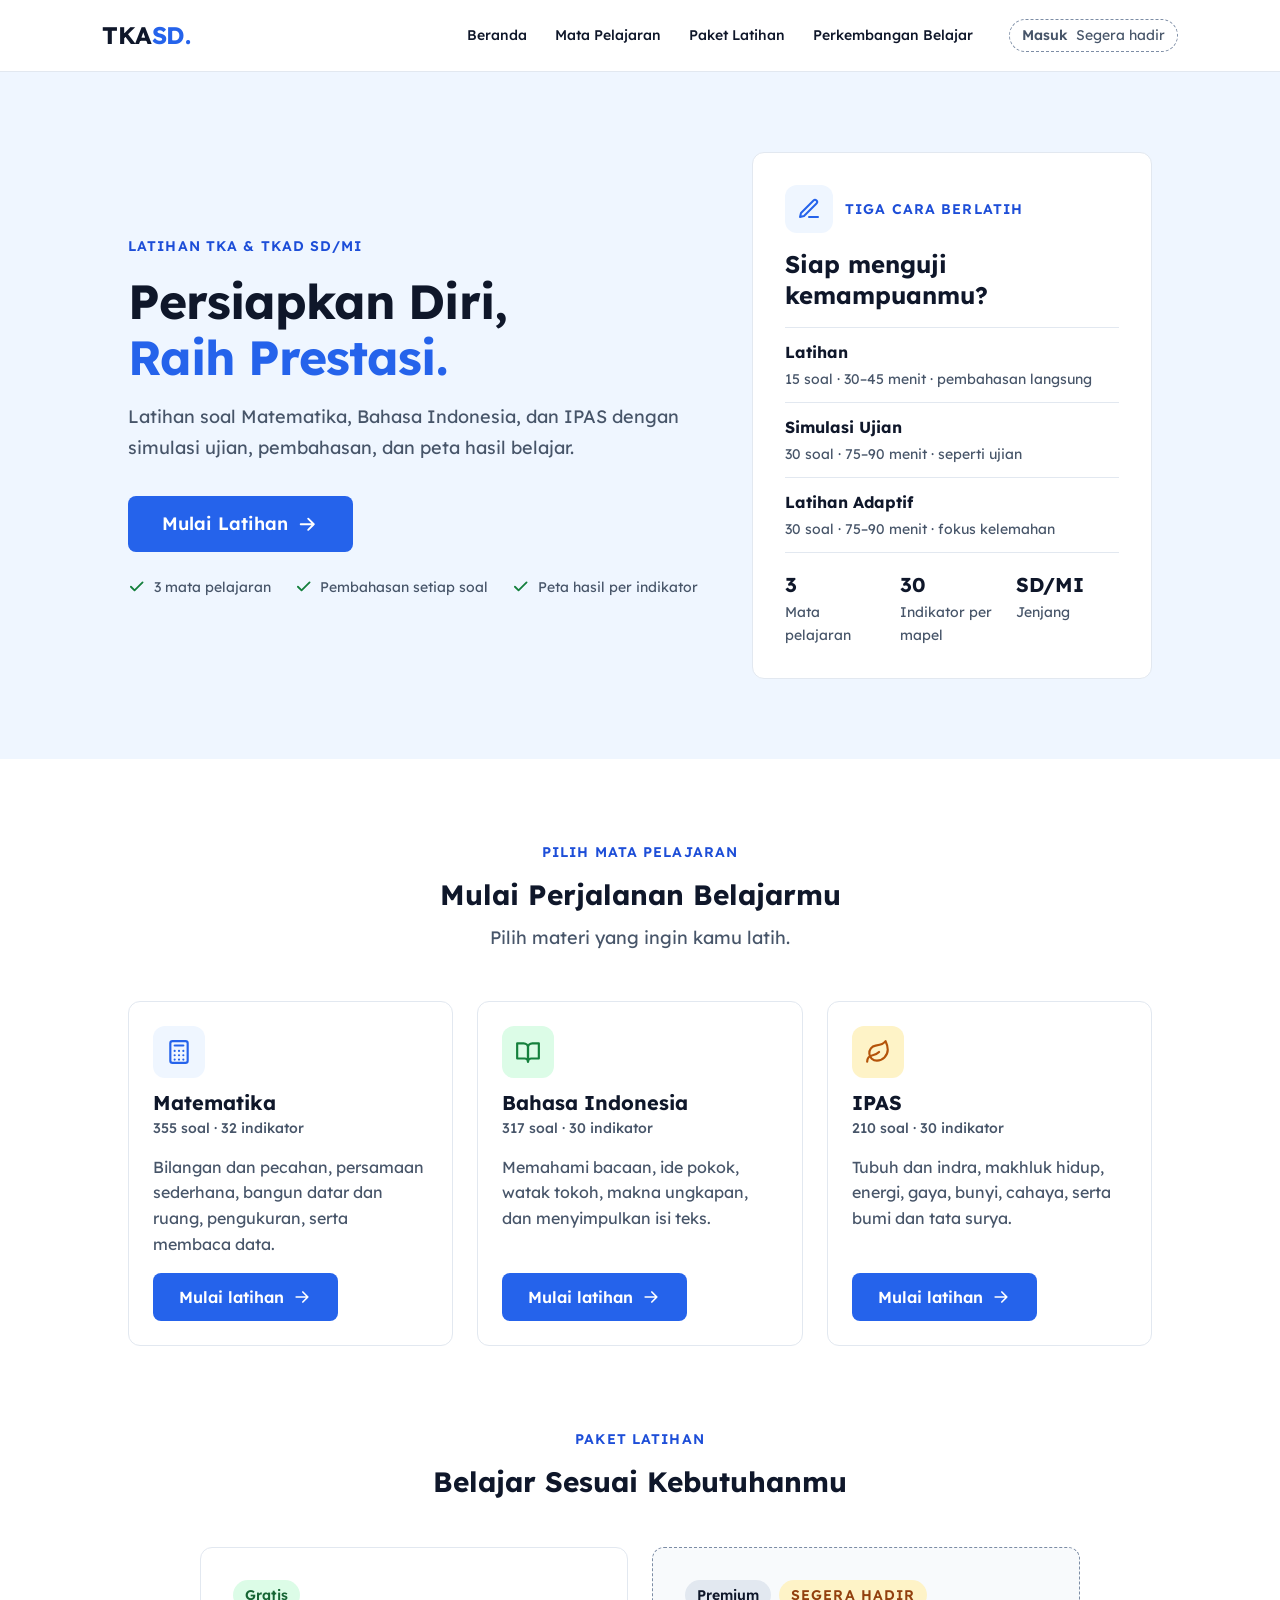
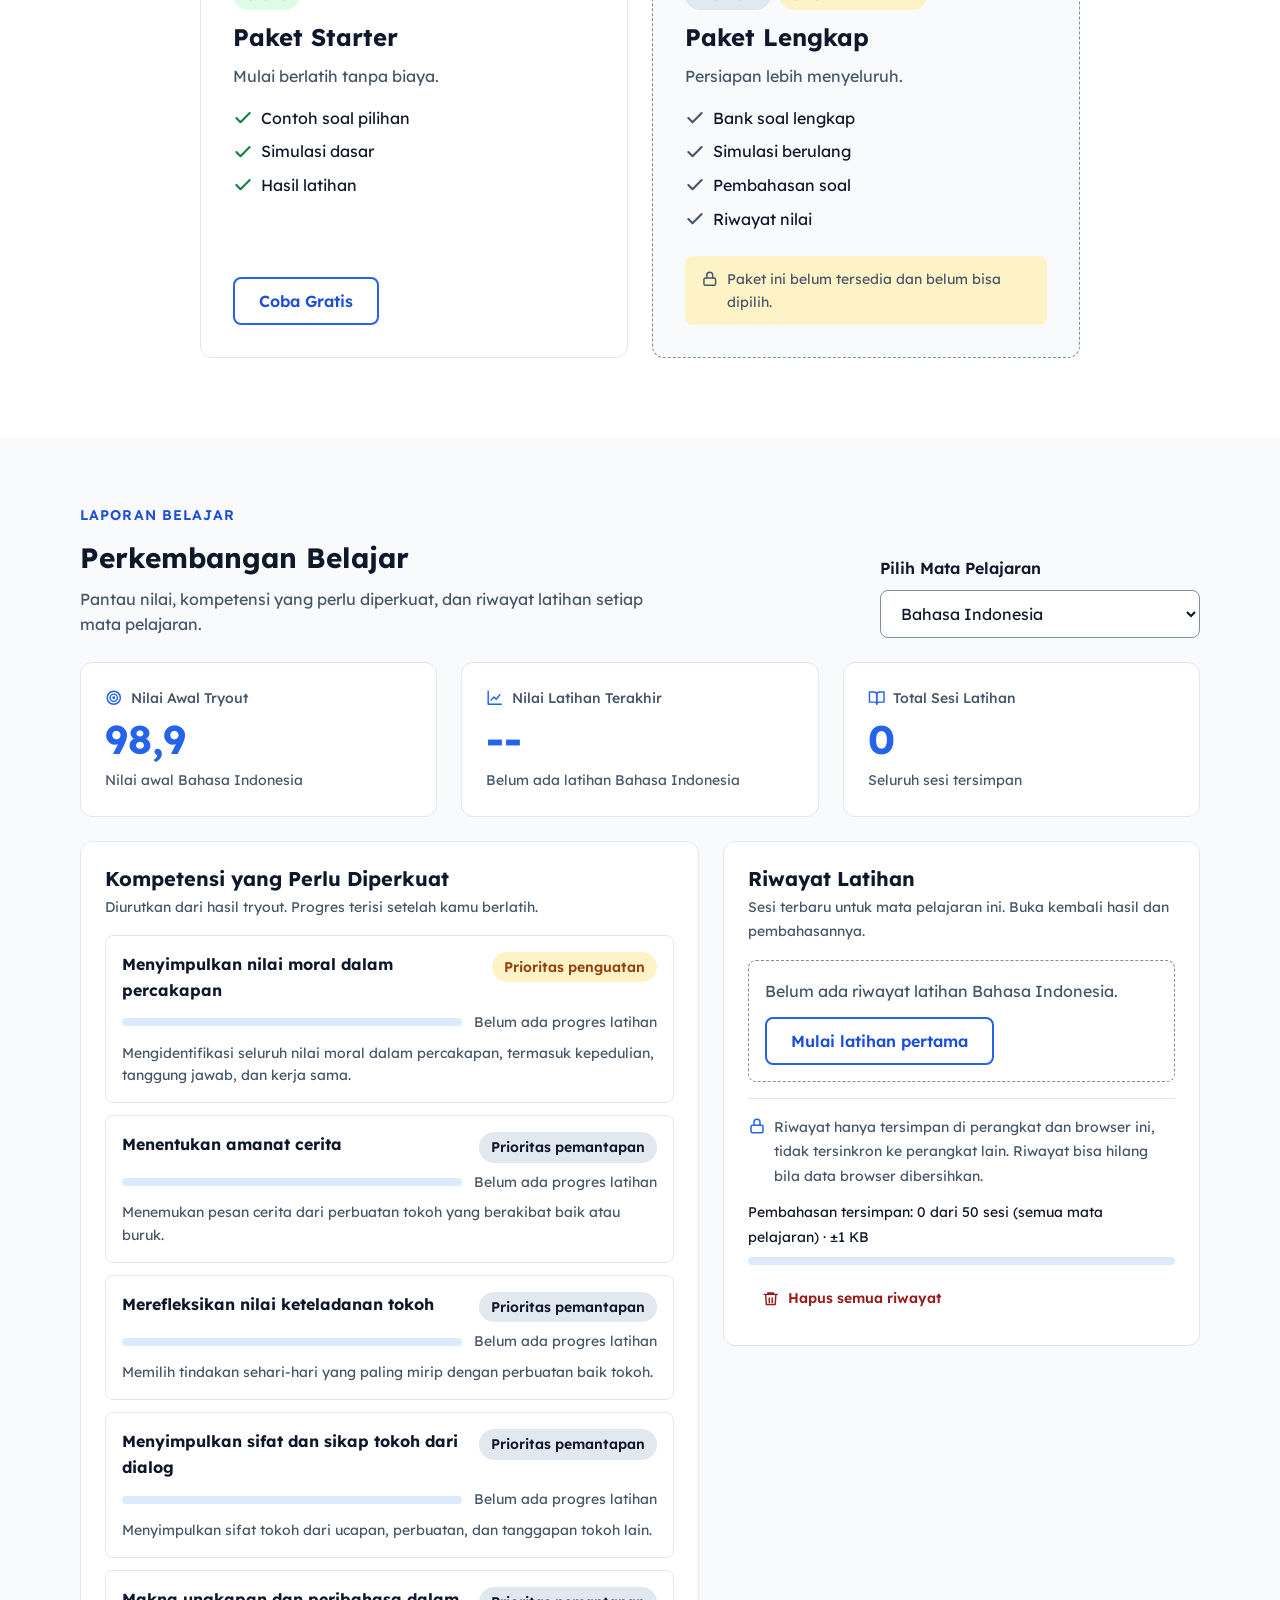
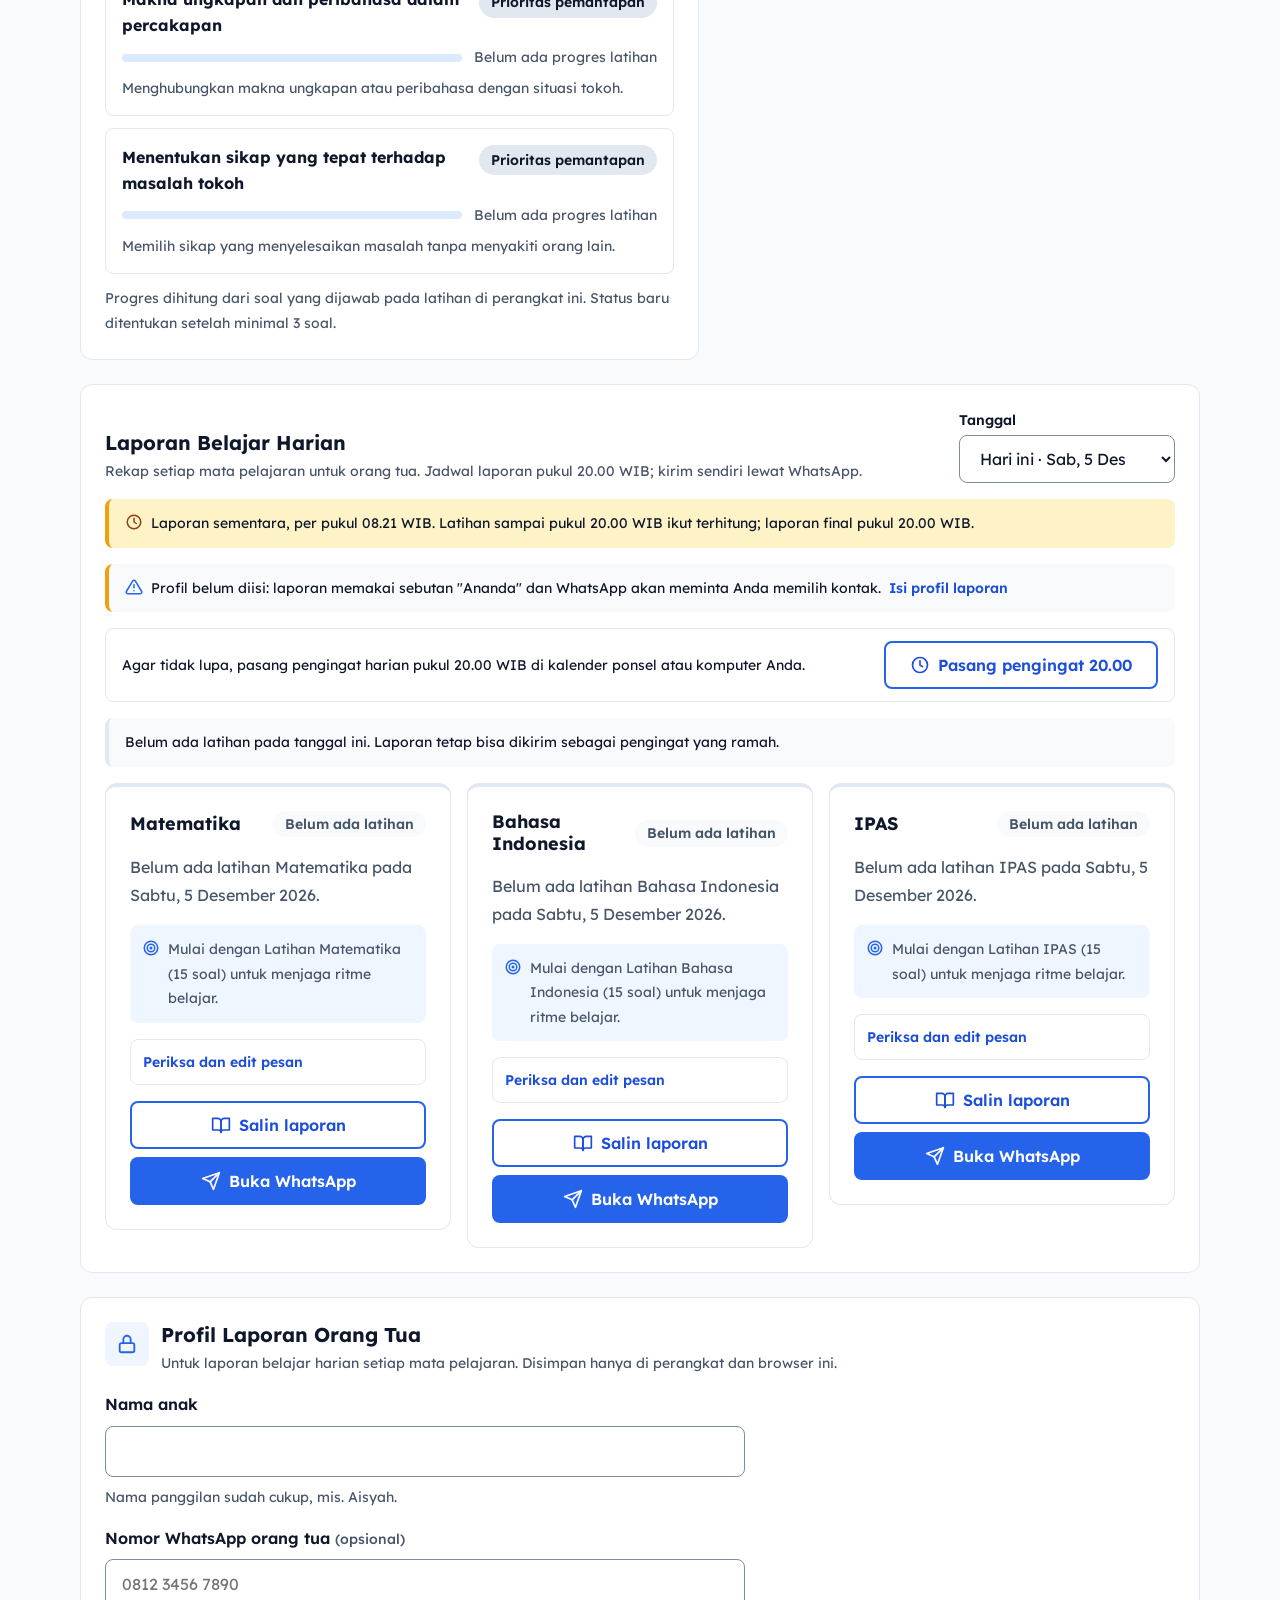
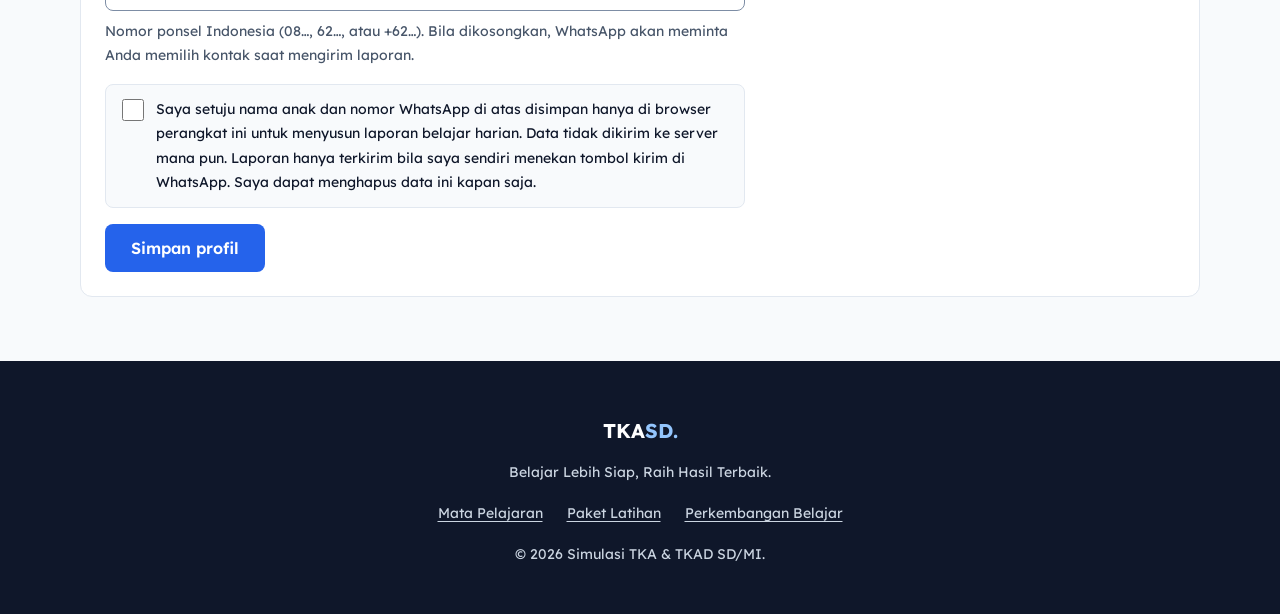
<file: index.html>
<!DOCTYPE html>
<html lang="id">
<head>
    <meta charset="UTF-8">
    <meta name="viewport" content="width=device-width, initial-scale=1.0">
    <title>Simulasi TKA & TKAD SD/MI</title>
    <meta name="description" content="Platform latihan TKA dan TKAD SD/MI.">
    <link rel="preconnect" href="https://fonts.googleapis.com">
    <link rel="preconnect" href="https://fonts.gstatic.com" crossorigin>
    <!-- Lexend; display=swap agar teks langsung tampil dengan font cadangan saat koneksi lambat -->
    <link rel="stylesheet" href="https://fonts.googleapis.com/css2?family=Lexend:wght@400;500;600;700&display=swap">
    <link rel="stylesheet" href="css/style.css?v=2026.11.22-3">
</head>

<body>

<!-- Ikon SVG (gaya garis 2px), dipakai lewat <use href="#i-…"> -->
<svg class="icon-sprite" aria-hidden="true" focusable="false">
    <symbol id="i-check" viewBox="0 0 24 24" fill="none" stroke="currentColor" stroke-width="2.5" stroke-linecap="round" stroke-linejoin="round"><path d="M20 6 9 17l-5-5"/></symbol>
    <symbol id="i-arrow-right" viewBox="0 0 24 24" fill="none" stroke="currentColor" stroke-width="2" stroke-linecap="round" stroke-linejoin="round"><path d="M5 12h14M13 6l6 6-6 6"/></symbol>
    <symbol id="i-menu" viewBox="0 0 24 24" fill="none" stroke="currentColor" stroke-width="2" stroke-linecap="round"><path d="M4 7h16M4 12h16M4 17h16"/></symbol>
    <symbol id="i-close" viewBox="0 0 24 24" fill="none" stroke="currentColor" stroke-width="2" stroke-linecap="round"><path d="M6 6l12 12M18 6 6 18"/></symbol>
    <symbol id="i-pencil" viewBox="0 0 24 24" fill="none" stroke="currentColor" stroke-width="2" stroke-linecap="round" stroke-linejoin="round"><path d="M12 20h9"/><path d="M16.5 3.5a2.1 2.1 0 0 1 3 3L7 19l-4 1 1-4Z"/></symbol>
    <symbol id="i-clock" viewBox="0 0 24 24" fill="none" stroke="currentColor" stroke-width="2" stroke-linecap="round" stroke-linejoin="round"><circle cx="12" cy="12" r="9"/><path d="M12 7v5l3 2"/></symbol>
    <symbol id="i-book" viewBox="0 0 24 24" fill="none" stroke="currentColor" stroke-width="2" stroke-linecap="round" stroke-linejoin="round"><path d="M2 4h6a4 4 0 0 1 4 4v13a3 3 0 0 0-3-3H2z"/><path d="M22 4h-6a4 4 0 0 0-4 4v13a3 3 0 0 1 3-3h7z"/></symbol>
    <symbol id="i-target" viewBox="0 0 24 24" fill="none" stroke="currentColor" stroke-width="2" stroke-linecap="round" stroke-linejoin="round"><circle cx="12" cy="12" r="9"/><circle cx="12" cy="12" r="5"/><circle cx="12" cy="12" r="1"/></symbol>
    <symbol id="i-chart" viewBox="0 0 24 24" fill="none" stroke="currentColor" stroke-width="2" stroke-linecap="round" stroke-linejoin="round"><path d="M3 3v18h18"/><path d="M7 15l4-4 3 3 5-6"/></symbol>
    <symbol id="i-trend-up" viewBox="0 0 24 24" fill="none" stroke="currentColor" stroke-width="2" stroke-linecap="round" stroke-linejoin="round"><path d="m4 16 6-6 4 4 6-6"/><path d="M14 8h6v6"/></symbol>
    <symbol id="i-trend-down" viewBox="0 0 24 24" fill="none" stroke="currentColor" stroke-width="2" stroke-linecap="round" stroke-linejoin="round"><path d="m4 8 6 6 4-4 6 6"/><path d="M14 16h6v-6"/></symbol>
    <symbol id="i-lock" viewBox="0 0 24 24" fill="none" stroke="currentColor" stroke-width="2" stroke-linecap="round" stroke-linejoin="round"><rect x="4" y="11" width="16" height="10" rx="2"/><path d="M8 11V7a4 4 0 0 1 8 0v4"/></symbol>
    <symbol id="i-calc" viewBox="0 0 24 24" fill="none" stroke="currentColor" stroke-width="2" stroke-linecap="round" stroke-linejoin="round"><rect x="4" y="2" width="16" height="20" rx="2"/><path d="M8 6h8M8 11h.01M12 11h.01M16 11h.01M8 15h.01M12 15h.01M16 15h.01M8 19h.01M12 19h.01M16 19h.01"/></symbol>
    <symbol id="i-leaf" viewBox="0 0 24 24" fill="none" stroke="currentColor" stroke-width="2" stroke-linecap="round" stroke-linejoin="round"><path d="M11 20A7 7 0 0 1 9.8 6.1C15.5 5 17 4.5 19 2c1 2 2 4.2 2 8 0 5.5-4.8 10-10 10Z"/><path d="M2 21c0-3 1.9-5.4 5.1-6C9.5 14.5 12 13 13 12"/></symbol>
    <symbol id="i-flag" viewBox="0 0 24 24" fill="none" stroke="currentColor" stroke-width="2" stroke-linecap="round" stroke-linejoin="round"><path d="M4 15s1-1 4-1 5 2 8 2 4-1 4-1V3s-1 1-4 1-5-2-8-2-4 1-4 1z"/><path d="M4 22v-7"/></symbol>
    <symbol id="i-grid" viewBox="0 0 24 24" fill="none" stroke="currentColor" stroke-width="2" stroke-linecap="round" stroke-linejoin="round"><rect x="3" y="3" width="7" height="7" rx="1"/><rect x="14" y="3" width="7" height="7" rx="1"/><rect x="3" y="14" width="7" height="7" rx="1"/><rect x="14" y="14" width="7" height="7" rx="1"/></symbol>
    <symbol id="i-alert" viewBox="0 0 24 24" fill="none" stroke="currentColor" stroke-width="2" stroke-linecap="round" stroke-linejoin="round"><path d="M10.3 3.9 1.8 18a2 2 0 0 0 1.7 3h17a2 2 0 0 0 1.7-3L13.7 3.9a2 2 0 0 0-3.4 0z"/><path d="M12 9v4M12 17h.01"/></symbol>
    <symbol id="i-send" viewBox="0 0 24 24" fill="none" stroke="currentColor" stroke-width="2" stroke-linecap="round" stroke-linejoin="round"><path d="M22 2 11 13"/><path d="M22 2 15 22l-4-9-9-4z"/></symbol>
    <symbol id="i-x-circle" viewBox="0 0 24 24" fill="none" stroke="currentColor" stroke-width="2" stroke-linecap="round" stroke-linejoin="round"><circle cx="12" cy="12" r="9"/><path d="m15 9-6 6M9 9l6 6"/></symbol>
    <symbol id="i-check-circle" viewBox="0 0 24 24" fill="none" stroke="currentColor" stroke-width="2" stroke-linecap="round" stroke-linejoin="round"><circle cx="12" cy="12" r="9"/><path d="m8 12 3 3 5-6"/></symbol>
    <symbol id="i-minus-circle" viewBox="0 0 24 24" fill="none" stroke="currentColor" stroke-width="2" stroke-linecap="round" stroke-linejoin="round"><circle cx="12" cy="12" r="9"/><path d="M8 12h8"/></symbol>
    <symbol id="i-trash" viewBox="0 0 24 24" fill="none" stroke="currentColor" stroke-width="2" stroke-linecap="round" stroke-linejoin="round"><path d="M3 6h18M8 6V4h8v2M19 6l-1 14H6L5 6M10 11v6M14 11v6"/></symbol>
    <symbol id="i-arrow-left" viewBox="0 0 24 24" fill="none" stroke="currentColor" stroke-width="2" stroke-linecap="round" stroke-linejoin="round"><path d="M19 12H5M11 18l-6-6 6-6"/></symbol>
</svg>

<header class="navbar">
    <a href="#beranda" class="logo" aria-label="TKA SD, ke beranda">TKA<span>SD.</span></a>

    <nav class="nav-desktop" aria-label="Navigasi utama">
        <a href="#beranda">Beranda</a>
        <a href="#materi">Mata Pelajaran</a>
        <a href="#paket">Paket Latihan</a>
        <a href="#perkembangan">Perkembangan Belajar</a>
    </nav>

    <!-- Fitur akun belum tersedia: ditampilkan sebagai keterangan, bukan tombol -->
    <span class="nav-soon">Masuk <small>Segera hadir</small></span>

    <details class="nav-mobile">
        <summary class="nav-toggle" aria-label="Menu navigasi">
            <svg class="icon icon-open" aria-hidden="true"><use href="#i-menu"/></svg>
            <svg class="icon icon-close" aria-hidden="true"><use href="#i-close"/></svg>
            <span>Menu</span>
        </summary>
        <nav class="nav-mobile-panel" aria-label="Navigasi utama">
            <a href="#beranda">Beranda</a>
            <a href="#materi">Mata Pelajaran</a>
            <a href="#paket">Paket Latihan</a>
            <a href="#perkembangan">Perkembangan Belajar</a>
            <span class="nav-soon nav-soon--panel">Masuk <small>Segera hadir</small></span>
        </nav>
    </details>
</header>

<main>
    <section class="hero" id="beranda">
        <div class="hero-content">
            <span class="tag">Latihan TKA &amp; TKAD SD/MI</span>
            <h1>Persiapkan Diri, <span>Raih Prestasi.</span></h1>
            <p>Latihan soal Matematika, Bahasa Indonesia, dan IPAS dengan simulasi ujian, pembahasan, dan peta hasil belajar.</p>
            <!-- Ajakan utama: menuju pilihan mata pelajaran dan memindahkan fokus ke sana -->
            <a href="#pilih-mapel" class="btn btn--primary btn--lg hero-cta">
                Mulai Latihan
                <svg class="icon" aria-hidden="true"><use href="#i-arrow-right"/></svg>
            </a>
            <ul class="hero-info">
                <li><svg class="icon" aria-hidden="true"><use href="#i-check"/></svg>3 mata pelajaran</li>
                <li><svg class="icon" aria-hidden="true"><use href="#i-check"/></svg>Pembahasan setiap soal</li>
                <li><svg class="icon" aria-hidden="true"><use href="#i-check"/></svg>Peta hasil per indikator</li>
            </ul>
        </div>

        <aside class="hero-card" aria-labelledby="heroCardJudul">
            <div class="hero-card-head">
                <span class="card-icon"><svg class="icon" aria-hidden="true"><use href="#i-pencil"/></svg></span>
                <span class="tag">Tiga cara berlatih</span>
            </div>
            <h2 id="heroCardJudul">Siap menguji kemampuanmu?</h2>
            <ul class="mode-summary">
                <li><strong>Latihan</strong><span><span data-mode-meta="practice">15 soal · 45 menit</span> · pembahasan langsung</span></li>
                <li><strong>Simulasi Ujian</strong><span><span data-mode-meta="exam">30 soal · 90 menit</span> · seperti ujian</span></li>
                <li><strong>Latihan Adaptif</strong><span><span data-mode-meta="adaptive">30 soal · 90 menit</span> · fokus kelemahan</span></li>
            </ul>
            <div class="stat-row">
                <div><strong>3</strong><small>Mata pelajaran</small></div>
                <div><strong>30</strong><small>Indikator per mapel</small></div>
                <div><strong>SD/MI</strong><small>Jenjang</small></div>
            </div>
        </aside>
    </section>

    <section class="subjects" id="materi">
        <div class="section-heading">
            <span class="tag">PILIH MATA PELAJARAN</span>
            <h2 id="pilih-mapel" tabindex="-1">Mulai Perjalanan Belajarmu</h2>
            <p>Pilih materi yang ingin kamu latih.</p>
        </div>

        <!-- Jumlah soal & indikator dihitung ulang dari bank soal oleh antarmuka.js; angka di sini cadangan -->
        <div class="subject-grid">
            <article class="subject-card" aria-labelledby="mapelMatematika">
                <div class="subject-card-head">
                    <span class="subject-icon math"><svg class="icon" aria-hidden="true"><use href="#i-calc"/></svg></span>
                    <div>
                        <h3 id="mapelMatematika">Matematika</h3>
                        <p class="subject-meta"><span data-jumlah-soal="matematika">323</span> soal · <span data-jumlah-indikator="matematika">30</span> indikator</p>
                    </div>
                </div>
                <p class="subject-desc">Bilangan dan pecahan, persamaan sederhana, bangun datar dan ruang, pengukuran, serta membaca data.</p>
                <button class="subject-button" data-subject="matematika" aria-label="Mulai latihan Matematika">
                    Mulai latihan <svg class="icon" aria-hidden="true"><use href="#i-arrow-right"/></svg>
                </button>
            </article>

            <article class="subject-card" aria-labelledby="mapelBahasa">
                <div class="subject-card-head">
                    <span class="subject-icon language"><svg class="icon" aria-hidden="true"><use href="#i-book"/></svg></span>
                    <div>
                        <h3 id="mapelBahasa">Bahasa Indonesia</h3>
                        <p class="subject-meta"><span data-jumlah-soal="bahasa">293</span> soal · <span data-jumlah-indikator="bahasa">30</span> indikator</p>
                    </div>
                </div>
                <p class="subject-desc">Memahami bacaan, ide pokok, watak tokoh, makna ungkapan, dan menyimpulkan isi teks.</p>
                <button class="subject-button" data-subject="bahasa" aria-label="Mulai latihan Bahasa Indonesia">
                    Mulai latihan <svg class="icon" aria-hidden="true"><use href="#i-arrow-right"/></svg>
                </button>
            </article>

            <article class="subject-card" aria-labelledby="mapelIpas">
                <div class="subject-card-head">
                    <span class="subject-icon science"><svg class="icon" aria-hidden="true"><use href="#i-leaf"/></svg></span>
                    <div>
                        <h3 id="mapelIpas">IPAS</h3>
                        <p class="subject-meta"><span data-jumlah-soal="ipas">210</span> soal · <span data-jumlah-indikator="ipas">30</span> indikator</p>
                    </div>
                </div>
                <p class="subject-desc">Tubuh dan indra, makhluk hidup, energi, gaya, bunyi, cahaya, serta bumi dan tata surya.</p>
                <button class="subject-button" data-subject="ipas" aria-label="Mulai latihan IPAS">
                    Mulai latihan <svg class="icon" aria-hidden="true"><use href="#i-arrow-right"/></svg>
                </button>
            </article>
        </div>
    </section>

    <section class="packages" id="paket">
        <div class="section-heading">
            <span class="tag">PAKET LATIHAN</span>
            <h2>Belajar Sesuai Kebutuhanmu</h2>
        </div>
        <div class="package-grid">
            <article class="package-card" aria-labelledby="paketStarter">
                <div class="package-head">
                    <span class="badge badge--success">Gratis</span>
                </div>
                <h3 id="paketStarter">Paket Starter</h3>
                <p>Mulai berlatih tanpa biaya.</p>
                <ul class="check-list">
                    <li><svg class="icon" aria-hidden="true"><use href="#i-check"/></svg>Contoh soal pilihan</li>
                    <li><svg class="icon" aria-hidden="true"><use href="#i-check"/></svg>Simulasi dasar</li>
                    <li><svg class="icon" aria-hidden="true"><use href="#i-check"/></svg>Hasil latihan</li>
                </ul>
                <a href="#pilih-mapel" class="btn btn--secondary package-cta">Coba Gratis</a>
            </article>

            <!-- Belum tersedia: tidak ada tombol, hanya label status -->
            <article class="package-card package-card--soon" aria-labelledby="paketLengkap">
                <div class="package-head">
                    <span class="badge badge--neutral">Premium</span>
                    <span class="badge badge--warning badge--caps">Segera Hadir</span>
                </div>
                <h3 id="paketLengkap">Paket Lengkap</h3>
                <p>Persiapan lebih menyeluruh.</p>
                <ul class="check-list">
                    <li><svg class="icon" aria-hidden="true"><use href="#i-check"/></svg>Bank soal lengkap</li>
                    <li><svg class="icon" aria-hidden="true"><use href="#i-check"/></svg>Simulasi berulang</li>
                    <li><svg class="icon" aria-hidden="true"><use href="#i-check"/></svg>Pembahasan soal</li>
                    <li><svg class="icon" aria-hidden="true"><use href="#i-check"/></svg>Riwayat nilai</li>
                </ul>
                <p class="package-note">
                    <svg class="icon" aria-hidden="true"><use href="#i-lock"/></svg>
                    Paket ini belum tersedia dan belum bisa dipilih.
                </p>
            </article>
        </div>
    </section>
</main>

<!-- DIALOG KONFIRMASI (diisi js/antarmuka.js) -->
<div class="modal dialog" id="confirmDialog" hidden>
    <div class="modal-card dialog-card" role="alertdialog" aria-modal="true" aria-labelledby="confirmTitle" aria-describedby="confirmMessage">
        <span class="dialog-icon" aria-hidden="true"><svg class="icon"><use href="#i-send"/></svg></span>
        <h2 id="confirmTitle">Konfirmasi</h2>
        <p id="confirmMessage"></p>
        <div class="dialog-detail" id="confirmDetail"></div>
        <div class="dialog-actions">
            <button type="button" class="btn btn--secondary" id="confirmCancel">Batal</button>
            <button type="button" class="btn btn--primary" id="confirmOk">Ya</button>
        </div>
    </div>
</div>

<!-- MODAL PILIH MODE -->
<div class="modal" id="setupModal" hidden>
    <div class="modal-card" role="dialog" aria-modal="true" aria-labelledby="setupSubjectName" aria-describedby="setupDesc">
        <button class="close-button" id="closeSetup" aria-label="Tutup pilihan mode">
            <svg class="icon" aria-hidden="true"><use href="#i-close"/></svg>
        </button>
        <span class="tag">Mulai latihan</span>
        <h2 id="setupSubjectName">Pilih mata pelajaran</h2>
        <p id="setupDesc">Pilih cara belajar yang kamu inginkan.</p>

        <!-- Jumlah soal & durasi diisi dari JUMLAH_SOAL_MODE / DURASI_MODE di app.js -->
        <div class="mode-options">
            <button class="mode-option" id="practiceMode">
                <span class="mode-option-icon"><svg class="icon" aria-hidden="true"><use href="#i-pencil"/></svg></span>
                <span class="mode-option-body">
                    <strong>Latihan</strong>
                    <span class="mode-option-meta" data-mode-meta="practice">15 soal · 45 menit</span>
                    <span class="mode-option-desc">Pembahasan langsung muncul setelah menjawab. Cocok untuk belajar.</span>
                </span>
                <svg class="icon mode-option-arrow" aria-hidden="true"><use href="#i-arrow-right"/></svg>
            </button>
            <button class="mode-option" id="examMode">
                <span class="mode-option-icon"><svg class="icon" aria-hidden="true"><use href="#i-clock"/></svg></span>
                <span class="mode-option-body">
                    <strong>Simulasi Ujian</strong>
                    <span class="mode-option-meta" data-mode-meta="exam">30 soal · 90 menit</span>
                    <span class="mode-option-desc">Pembahasan muncul setelah selesai, seperti ujian sungguhan.</span>
                </span>
                <svg class="icon mode-option-arrow" aria-hidden="true"><use href="#i-arrow-right"/></svg>
            </button>
            <button class="mode-option" id="adaptiveMode">
                <span class="mode-option-icon"><svg class="icon" aria-hidden="true"><use href="#i-target"/></svg></span>
                <span class="mode-option-body">
                    <strong>Latihan Adaptif</strong>
                    <span class="mode-option-meta" data-mode-meta="adaptive">30 soal · 90 menit</span>
                    <span class="mode-option-desc">Soal difokuskan pada kompetensi yang masih perlu diperkuat.</span>
                </span>
                <svg class="icon mode-option-arrow" aria-hidden="true"><use href="#i-arrow-right"/></svg>
            </button>
        </div>

        <button type="button" class="btn btn--ghost modal-back" id="cancelSetup">
            <svg class="icon" aria-hidden="true"><use href="#i-arrow-left"/></svg>
            Kembali pilih mata pelajaran
        </button>
    </div>
</div>
<!-- HALAMAN SOAL -->
<section class="quiz-shell" id="quizShell" hidden>
    <!-- Bilah atas sesi: judul, mode, timer, tombol keluar -->
    <header class="quiz-top">
        <div class="quiz-top-title">
            <span class="tag">Simulasi TKA &amp; TKAD</span>
            <h2 id="quizSubjectTitle">Mata Pelajaran</h2>
            <p id="quizModeLabel"></p>
        </div>
        <div class="quiz-top-tools">
            <div class="timer-box" data-timer-status="normal">
                <svg class="icon" aria-hidden="true"><use href="#i-clock"/></svg>
                <span class="timer-label">Sisa waktu</span>
                <div id="timer" class="timer-chip" role="timer" aria-label="Sisa waktu" hidden>10:00</div>
            </div>
            <p class="sr-only" id="timerAnnounce" aria-live="polite"></p>
            <button class="btn btn--ghost quiz-exit" id="backHome" type="button" aria-label="Keluar dari sesi">
                <svg class="icon" aria-hidden="true"><use href="#i-close"/></svg>
                <span>Keluar</span>
            </button>
        </div>
    </header>

    <div class="quiz-layout">
        <!-- Kartu soal -->
        <article class="quiz-card" aria-labelledby="questionText">
            <div class="quiz-meta">
                <span id="questionCounter"></span>
                <span class="quiz-badges">
                    <span id="difficultyBadge" class="difficulty-badge"></span>
                    <span id="typeBadge" class="type-badge"></span>
                </span>
            </div>

            <div id="stimulusBox" class="stimulus-box" hidden></div>
            <h3 id="questionText" tabindex="-1"></h3>
            <p id="answerInstruction"></p>
            <div id="answerOptions"></div>
            <div id="explanationBox" class="explanation-box" tabindex="-1" hidden></div>

            <!-- Tombol pindah soal; di ponsel menjadi bilah bawah yang menempel -->
            <div class="quiz-actions">
                <button class="btn btn--secondary quiz-prev" id="prevButton" type="button" aria-label="Soal sebelumnya">
                    <svg class="icon" aria-hidden="true"><use href="#i-arrow-left"/></svg>
                    <span class="label-long">Sebelumnya</span>
                </button>
                <button class="btn btn--secondary quiz-flag" id="flagButton" type="button" aria-label="Tandai ragu-ragu">
                    <svg class="icon" aria-hidden="true"><use href="#i-flag"/></svg>
                    <span class="label-long">Tandai ragu-ragu</span>
                    <span class="label-short" aria-hidden="true">Ragu</span>
                </button>
                <button class="btn btn--secondary quiz-panel-toggle" id="navPanelToggle" type="button" aria-controls="quizSide" aria-expanded="false">
                    <svg class="icon" aria-hidden="true"><use href="#i-grid"/></svg>
                    <span class="label-long">Nomor</span>
                    <span class="quiz-progress-short" data-progres-ringkas>0/0</span>
                </button>
                <button class="btn btn--primary quiz-next" id="nextButton" type="button">Berikutnya →</button>
            </div>
        </article>

        <!-- Panel nomor soal: kolom samping di desktop, panel buka-tutup di ponsel -->
        <aside class="quiz-side" id="quizSide" aria-label="Navigasi nomor soal">
            <div class="quiz-side-head">
                <h3>Nomor soal</h3>
                <button class="close-button quiz-side-close" id="navPanelClose" type="button" aria-label="Tutup panel nomor soal">
                    <svg class="icon" aria-hidden="true"><use href="#i-close"/></svg>
                </button>
            </div>
            <div class="quiz-progress">
                <p><strong data-progres-terjawab>0</strong> dari <span data-progres-total>0</span> soal terjawab</p>
                <span class="progress-bar" aria-hidden="true"><i data-progres-bar style="width:0%"></i></span>
            </div>
            <div id="questionNav" role="navigation" aria-label="Nomor soal"></div>
            <ul class="nav-legend" aria-label="Keterangan status soal">
                <li><i class="legend-current" aria-hidden="true"></i>Sedang dikerjakan</li>
                <li><i class="legend-answered" aria-hidden="true"></i>Sudah dijawab <b data-hitung="terjawab">0</b></li>
                <li><i class="legend-flagged" aria-hidden="true"></i>Ragu-ragu <b data-hitung="ragu">0</b></li>
                <li><i aria-hidden="true"></i>Belum dijawab <b data-hitung="kosong">0</b></li>
            </ul>
            <button class="btn btn--secondary quiz-finish" id="finishButton" type="button">Akhiri latihan</button>
        </aside>
    </div>
    <div class="quiz-side-backdrop" id="navPanelBackdrop" hidden></div>
</section>

<!-- HALAMAN HASIL -->
<section class="result-shell" id="resultShell" hidden>
    <!-- Bilah atas hasil: judul, mapel/mode, tombol beranda -->
    <header class="result-top">
        <div class="result-top-title">
            <span class="tag" id="resultTag">Hasil latihan</span>
            <h2 id="resultTitle" tabindex="-1">Latihan selesai!</h2>
            <p id="resultMeta"></p>
        </div>
        <div class="result-top-tools">
        <button class="btn btn--ghost result-delete" id="resultDelete" type="button" aria-label="Hapus riwayat ini" hidden>
            <svg class="icon" aria-hidden="true"><use href="#i-trash"/></svg>
            <span>Hapus riwayat</span>
        </button>
        <button class="btn btn--ghost result-home" id="homeButton" type="button" aria-label="Kembali ke beranda">
            <svg class="icon" aria-hidden="true"><use href="#i-close"/></svg>
            <span>Beranda</span>
        </button>
        </div>
    </header>
    <p class="result-save-note" id="resultSaveNote" role="status" hidden></p>

    <!-- Pindah tampilan: ringkasan / pembahasan (diatur js/hasil.js) -->
    <div class="result-tabs" role="tablist" aria-label="Tampilan hasil">
        <button class="result-tab" id="tabRingkasan" type="button" role="tab" aria-selected="true" aria-controls="panelRingkasan">
            <svg class="icon" aria-hidden="true"><use href="#i-chart"/></svg><span>Ringkasan<span class="tab-extra"> hasil</span></span>
        </button>
        <button class="result-tab" id="tabPembahasan" type="button" role="tab" aria-selected="false" aria-controls="panelPembahasan" tabindex="-1">
            <svg class="icon" aria-hidden="true"><use href="#i-book"/></svg><span>Pembahasan<span class="tab-extra"> soal</span></span>
        </button>
    </div>

    <!-- BAGIAN A: RINGKASAN -->
    <div class="result-panel" id="panelRingkasan" role="tabpanel" aria-labelledby="tabRingkasan">
        <div class="score-card">
            <div class="score-main">
                <p class="score-label">Nilai akhir</p>
                <div id="scoreValue">0</div>
                <p class="score-scale">dari 100</p>
            </div>
            <div class="score-side">
                <p id="resultSummary"></p>
                <div class="score-progress" id="scoreProgress"></div>
            </div>
        </div>

                <!-- Kartu motivasi -->
        <section
            id="resultMotivation"
            class="result-motivation"
            aria-live="polite"
            aria-label="Pesan motivasi"
            hidden
        ></section>

        <div id="resultStats"></div>
        <div class="result-mastery" id="resultMastery"></div>
        <div class="result-reco" id="resultReco"></div>
        <section id="petaHasil" class="peta-hasil" aria-labelledby="petaJudul" hidden></section>

        <div class="result-actions">
            <button class="btn btn--secondary" id="retryButton" type="button">
                <svg class="icon" aria-hidden="true"><use href="#i-pencil"/></svg>
                Ulangi dengan soal baru
            </button>
            <button class="btn btn--primary" id="openReview" type="button">
                <svg class="icon" aria-hidden="true"><use href="#i-book"/></svg>
                Lihat pembahasan soal
            </button>
        </div>
    </div>

    <!-- BAGIAN B & C: PEMBAHASAN SOAL (satu soal per tampilan, dengan filter) -->
    <div class="result-panel" id="panelPembahasan" role="tabpanel" aria-labelledby="tabPembahasan" hidden>
        <div class="review-filters" id="reviewFilters" role="group" aria-label="Saring soal"></div>
        <div class="review-layout">
            <div class="review-main">
                <article class="review-card" id="resultReview" aria-live="polite"></article>
                <div class="review-nav">
                    <button class="btn btn--secondary" id="reviewPrev" type="button" aria-label="Soal sebelumnya">
                        <svg class="icon" aria-hidden="true"><use href="#i-arrow-left"/></svg>
                        <span class="label-long">Sebelumnya</span>
                    </button>
                    <button class="btn btn--ghost" id="reviewBack" type="button" aria-label="Kembali ke ringkasan hasil">
                        <svg class="icon" aria-hidden="true"><use href="#i-chart"/></svg>
                        <span>Ringkasan</span>
                    </button>
                    <button class="btn btn--primary" id="reviewNext" type="button" aria-label="Soal berikutnya">
                        <span class="label-long">Berikutnya</span>
                        <svg class="icon" aria-hidden="true"><use href="#i-arrow-right"/></svg>
                    </button>
                </div>
            </div>
            <aside class="review-side" aria-labelledby="reviewNumbersTitle">
                <h3 id="reviewNumbersTitle">Nomor soal</h3>
                <div class="review-numbers" id="reviewNumbers"></div>
                <ul class="nav-legend review-legend" aria-label="Keterangan warna">
                    <li><i class="legend-benar" aria-hidden="true"></i>Benar</li>
                    <li><i class="legend-salah" aria-hidden="true"></i>Salah</li>
                    <li><i aria-hidden="true"></i>Belum dijawab</li>
                    <li><i class="legend-flagged" aria-hidden="true"></i>Ragu-ragu</li>
                </ul>
            </aside>
        </div>
    </div>
</section>

<!-- DASHBOARD PERKEMBANGAN BELAJAR -->
<section id="perkembangan" class="dashboard-section">

    <div class="dashboard-inner">
        <div class="dashboard-top">
            <div class="dashboard-header">
                <span class="section-tag">LAPORAN BELAJAR</span>
                <h2>Perkembangan Belajar</h2>
                <p>Pantau nilai, kompetensi yang perlu diperkuat, dan riwayat latihan setiap mata pelajaran.</p>
            </div>

            <div class="dashboard-filter">
                <label for="pilihMapelDashboard">Pilih Mata Pelajaran</label>
                <select id="pilihMapelDashboard">
                    <option value="matematika">Matematika</option>
                    <option value="bahasa" selected>Bahasa Indonesia</option>
                    <option value="ipas">IPAS</option>
                </select>
            </div>
        </div>

        <div class="dashboard-grid">
            <div class="dashboard-card">
                <span class="dashboard-card-label"><svg class="icon" aria-hidden="true"><use href="#i-target"/></svg>Nilai Awal Tryout</span>
                <strong id="nilaiAwal">--</strong>
                <small id="infoNilaiAwal">Berdasarkan hasil tryout</small>
            </div>

            <div class="dashboard-card">
                <span class="dashboard-card-label"><svg class="icon" aria-hidden="true"><use href="#i-chart"/></svg>Nilai Latihan Terakhir</span>
                <strong id="nilaiTerakhir">--</strong>
                <small id="infoNilaiTerakhir">Hasil sesi latihan terbaru</small>
                <span id="selisihNilai" class="trend" hidden></span>
            </div>

            <div class="dashboard-card">
                <span class="dashboard-card-label"><svg class="icon" aria-hidden="true"><use href="#i-book"/></svg>Total Sesi Latihan</span>
                <strong id="totalSesi">0</strong>
                <small>Seluruh sesi tersimpan</small>
            </div>
        </div>

        <div class="dashboard-columns">
            <div class="dashboard-panel">
                <h3>Kompetensi yang Perlu Diperkuat</h3>
                <p class="dashboard-panel-intro">Diurutkan dari hasil tryout. Progres terisi setelah kamu berlatih.</p>
                <div id="daftarPrioritas">
                    <p>Data kompetensi akan ditampilkan di sini.</p>
                </div>
            </div>

            <div class="dashboard-panel">
                <h3>Riwayat Latihan</h3>
                <p class="dashboard-panel-intro">Sesi terbaru untuk mata pelajaran ini. Buka kembali hasil dan pembahasannya.</p>
                <div id="riwayatDashboard">
                    <p>Belum ada riwayat latihan.</p>
                </div>
                <!-- Info penyimpanan & hapus semua (diisi js/dashboard.js) -->
                <div class="riwayat-info" id="riwayatInfo"></div>
            </div>
        </div>

        <!-- LAPORAN BELAJAR HARIAN (js/laporan-dashboard.js). Kirim manual lewat WhatsApp. -->
        <section class="dashboard-panel laporan-harian" id="laporanHarian" aria-labelledby="judulLaporanHarian">
            <div class="laporan-head">
                <div>
                    <h3 id="judulLaporanHarian">Laporan Belajar Harian</h3>
                    <p class="dashboard-panel-intro">Rekap setiap mata pelajaran untuk orang tua. Jadwal laporan pukul 20.00 WIB; kirim sendiri lewat WhatsApp.</p>
                </div>
                <div class="laporan-tanggal">
                    <label for="laporanTanggal">Tanggal</label>
                    <select id="laporanTanggal"></select>
                </div>
            </div>
            <p class="laporan-status" id="laporanStatus" aria-live="polite"></p>
            <p class="laporan-profil-info" id="laporanProfilInfo"></p>
            <!-- Pengingat harian 20.00 WIB lewat berkas kalender (.ics); tanpa notifikasi dari server -->
            <div class="laporan-pengingat">
                <p>Agar tidak lupa, pasang pengingat harian pukul 20.00 WIB di kalender ponsel atau komputer Anda.</p>
                <button type="button" class="btn btn--secondary" id="laporanPengingat">
                    <svg class="icon" aria-hidden="true"><use href="#i-clock"/></svg> Pasang pengingat 20.00
                </button>
                <p class="laporan-pengingat-info" id="laporanPengingatInfo" role="status"></p>
            </div>
            <p class="laporan-tanpa-aktivitas" id="laporanTanpaAktivitas" hidden>Belum ada latihan pada tanggal ini. Laporan tetap bisa dikirim sebagai pengingat yang ramah.</p>
            <div class="laporan-kartu-grid" id="laporanKartu"></div>
        </section>

        <!-- PROFIL LAPORAN ORANG TUA (js/profil-laporan.js). Data hanya di perangkat ini. -->
        <section class="dashboard-panel profil-laporan" id="profilLaporan" aria-labelledby="judulProfilLaporan">
            <div class="profil-head">
                <span class="profil-icon" aria-hidden="true"><svg class="icon"><use href="#i-lock"/></svg></span>
                <div>
                    <h3 id="judulProfilLaporan">Profil Laporan Orang Tua</h3>
                    <p class="dashboard-panel-intro">Untuk laporan belajar harian setiap mata pelajaran. Disimpan hanya di perangkat dan browser ini.</p>
                </div>
            </div>

            <p class="profil-status" id="statusProfilLaporan" role="status" hidden></p>

            <!-- Ringkasan profil tersimpan -->
            <div class="profil-ringkas" id="ringkasProfilLaporan" hidden>
                <dl>
                    <div><dt>Nama anak</dt><dd id="ringkasNamaAnak"></dd></div>
                    <div><dt>WhatsApp orang tua</dt><dd id="ringkasNomorWa"></dd></div>
                    <div><dt>Persetujuan</dt><dd id="ringkasPersetujuan"></dd></div>
                </dl>
                <div class="profil-aksi">
                    <button type="button" class="btn btn--secondary" id="ubahProfil">
                        <svg class="icon" aria-hidden="true"><use href="#i-pencil"/></svg> Ubah profil
                    </button>
                    <button type="button" class="btn btn--ghost profil-hapus" id="hapusProfil">
                        <svg class="icon" aria-hidden="true"><use href="#i-trash"/></svg> Hapus data profil
                    </button>
                </div>
            </div>

            <!-- Formulir profil -->
            <form class="profil-form" id="formProfilLaporan" novalidate hidden>
                <div class="profil-field">
                    <label for="profilNamaAnak">Nama anak</label>
                    <input type="text" id="profilNamaAnak" name="namaAnak" maxlength="40" autocomplete="off" spellcheck="false"
                        aria-describedby="bantuNamaAnak galatNamaAnak" required>
                    <p class="profil-bantu" id="bantuNamaAnak">Nama panggilan sudah cukup, mis. Aisyah.</p>
                    <p class="profil-galat" id="galatNamaAnak" hidden></p>
                </div>
                <div class="profil-field">
                    <label for="profilNomorWa">Nomor WhatsApp orang tua <span class="profil-opsional">(opsional)</span></label>
                    <input type="tel" id="profilNomorWa" name="nomorWa" inputmode="tel" maxlength="20" autocomplete="tel"
                        placeholder="0812 3456 7890" aria-describedby="bantuNomorWa galatNomorWa">
                    <p class="profil-bantu" id="bantuNomorWa">Nomor ponsel Indonesia (08…, 62…, atau +62…). Bila dikosongkan, WhatsApp akan meminta Anda memilih kontak saat mengirim laporan.</p>
                    <p class="profil-galat" id="galatNomorWa" hidden></p>
                </div>
                <div class="profil-field profil-persetujuan">
                    <label class="profil-cek">
                        <input type="checkbox" id="profilSetuju" name="setuju" aria-describedby="galatSetuju">
                        <span id="teksPersetujuan"></span>
                    </label>
                    <p class="profil-galat" id="galatSetuju" hidden></p>
                </div>
                <div class="profil-aksi">
                    <button type="submit" class="btn btn--primary" id="simpanProfil">Simpan profil</button>
                    <button type="button" class="btn btn--ghost" id="batalProfil" hidden>Batal</button>
                </div>
            </form>
        </section>
    </div>
</section>
<!-- AKHIR DASHBOARD -->
<footer>
    <div class="footer-inner">
        <a href="#beranda" class="footer-logo" aria-label="TKA SD, ke beranda">TKA<span>SD.</span></a>
        <p>Belajar Lebih Siap, Raih Hasil Terbaik.</p>
        <nav class="footer-nav" aria-label="Tautan bawah">
            <a href="#materi">Mata Pelajaran</a>
            <a href="#paket">Paket Latihan</a>
            <a href="#perkembangan">Perkembangan Belajar</a>
        </nav>
        <small>© 2026 Simulasi TKA &amp; TKAD SD/MI.</small>
    </div>
</footer>

<script src="js/aset-manifest.js?v=2026.11.21-1"></script>
<script src="js/aset.js?v=2026.11.09-19"></script>
<script src="js/profilsiswa.js?v=2026.11.09-19"></script>
<script src="js/kisi-kisi.js?v=2026.11.22-2"></script>
<script src="js/soal-adaptif-matematika.js?v=2026.11.09-19"></script>
<script src="js/soal-adaptif-bahasa.js?v=2026.11.15-4"></script>
<script src="js/soal-adaptif-ipas.js?v=2026.11.09-19"></script>
<script src="js/soal-penguatan-matematika.js?v=2026.11.19-4"></script>
<script src="js/soal-penguatan-bahasa.js?v=2026.11.19-4"></script>
<script src="js/soal-penguatan-ipas.js?v=2026.11.09-19"></script>
<script src="js/soal-kisi-matematika.js?v=2026.11.15-8"></script>
<script src="js/soal-kisi-bahasa.js?v=2026.11.19-4"></script>
<script src="js/soal-kisi-ipas.js?v=2026.11.09-19"></script>
<script src="js/soal-tambahan-tka.js?v=2026.11.15-7"></script>
<script src="js/soal-indikator-tambahan.js?v=2026.11.09-19"></script>
<script src="js/bacaan-bahasa-1.js?v=2026.11.15-1"></script>
<script src="js/bacaan-bahasa-2.js?v=2026.11.15-4"></script>
<script src="js/bacaan-bahasa-3.js?v=2026.11.15-4"></script>
<script src="js/bacaan-bahasa-4.js?v=2026.11.19-3"></script>
<script src="js/bacaan-bahasa-5.js?v=2026.11.15-4"></script>
<script src="js/app.js?v=2026.11.22-2"></script>
<script src="js/bacaan-bahasa.js?v=2026.11.09-19"></script>
<script src="js/dashboard.js?v=2026.11.22-1"></script>
<script src="js/riwayat.js?v=2026.11.21-1"></script>
<script src="js/motivasi.js?v=2026.11.09-20"></script>
<script src="js/hasil.js?v=2026.11.22-1"></script>
<script src="js/laporan.js?v=2026.11.22-1"></script>
<script src="js/profil-laporan.js?v=2026.11.09-23"></script>
<script src="js/laporan-dashboard.js?v=2026.11.22-1"></script>
<script src="js/antarmuka.js?v=2026.11.15-1"></script>
</body>
</html>
</file>
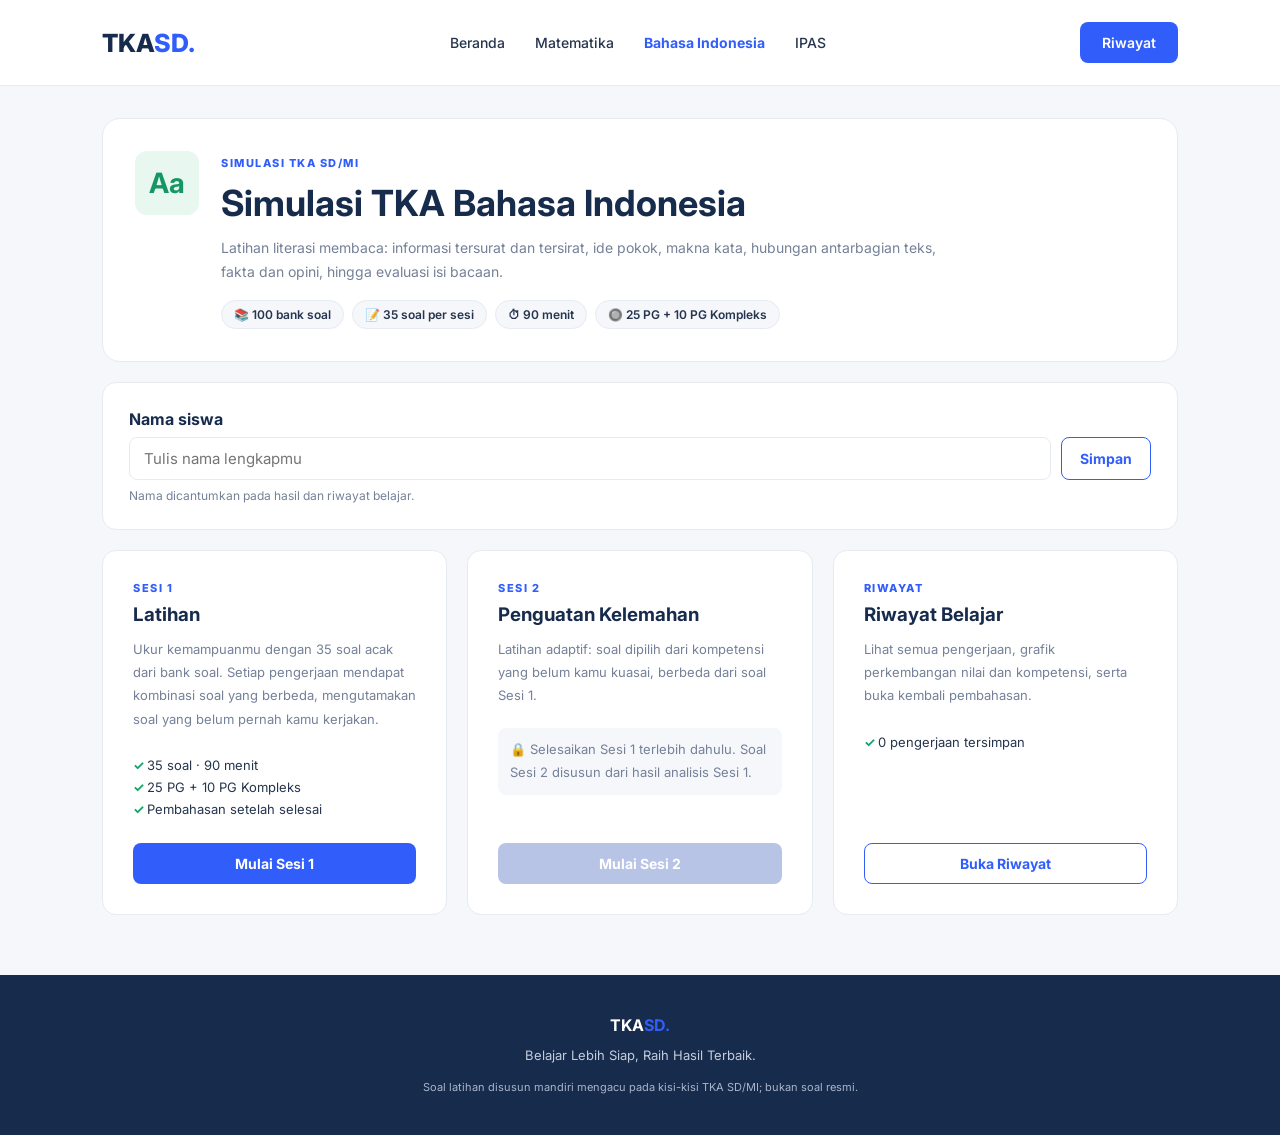
<file: latihan.html>
<!DOCTYPE html>
<html lang="id">
<head>
    <meta charset="UTF-8">
    <meta name="viewport" content="width=device-width, initial-scale=1.0">

    <title>Simulasi TKA SD | Latihan</title>

    <meta name="description" content="Simulasi Tes Kemampuan Akademik SD/MI: latihan, penguatan kelemahan, pembahasan, dan riwayat belajar.">

    <link rel="stylesheet" href="style.css">
    <link rel="stylesheet" href="latihan.css">
</head>

<body class="halaman-latihan">

    <header class="navbar" id="navbar">
        <a class="logo" href="index.html">TKA<span>SD.</span></a>

        <nav id="nav-mapel">
            <a href="index.html">Beranda</a>
            <a href="latihan.html?mapel=mat#/">Matematika</a>
            <a href="latihan.html?mapel=bin#/">Bahasa Indonesia</a>
            <a href="latihan.html?mapel=ipas#/">IPAS</a>
        </nav>

        <a class="btn-login" id="nav-riwayat" href="#/riwayat">Riwayat</a>
    </header>

    <main id="app" aria-live="polite">
        <p class="memuat">Memuat…</p>
    </main>

    <div id="modal" class="modal" hidden>
        <div class="modal-kotak" role="dialog" aria-modal="true" aria-labelledby="modal-judul">
            <div id="modal-isi"></div>
        </div>
    </div>

    <div id="toast" class="toast" role="status" hidden></div>

    <footer>
        <strong>TKA<span>SD.</span></strong>
        <p>Belajar Lebih Siap, Raih Hasil Terbaik.</p>
        <small>Soal latihan disusun mandiri mengacu pada kisi-kisi TKA SD/MI; bukan soal resmi.</small>
    </footer>

    <!-- Inti (dipakai semua mata pelajaran) -->
    <script src="tka.js"></script>
    <script src="penyimpanan.js"></script>
    <script src="penilaian.js"></script>
    <script src="analisis.js"></script>
    <script src="pemilih-soal.js"></script>
    <script src="ujian.js"></script>
    <script src="grafik.js"></script>
    <script src="tampilan.js"></script>
    <!-- Bank soal dimuat otomatis sesuai ?mapel= (lihat TKA.MAPEL di tka.js) -->
</body>
</html>
</file>
<file: css/style.css>
/* =====================================================================
   SIMULASI TKA & TKAD SD/MI — STYLESHEET
   Design system: Minimalism & Swiss (UI/UX Pro Max), biru + amber.
   Urutan: 1 Token · 2 Dasar · 3 Komponen · 4 Layar · 5 Responsif
   Semua warna, ukuran teks, jarak, dan sudut memakai token di :root.
   ===================================================================== */

/* =====================================================================
   1. TOKEN
   ===================================================================== */
:root {
  /* Warna merek */
  --color-primary: #2563eb;          /* teks putih di atasnya 5,2:1 */
  --color-primary-strong: #1d4ed8;   /* hover, tautan 6,7:1 */
  --color-primary-soft: #dbeafe;     /* latar terpilih */
  --color-primary-tint: #eff6ff;     /* latar bagian */
  --color-accent: #f59e0b;           /* amber: hanya isian/garis, bukan teks */
  --color-accent-ink: #b45309;       /* teks amber 5,0:1 */
  --color-accent-soft: #fef3c7;
  --color-accent-on-soft: #92400e;   /* teks di atas amber muda 6,4:1 */

  /* Netral */
  --color-ink: #0f172a;              /* teks utama 17,9:1 */
  --color-ink-2: #475569;            /* teks bantu 7,6:1 */
  --color-surface: #ffffff;
  --color-surface-muted: #f8fafc;
  --color-line: #e2e8f0;             /* garis pemisah dekoratif */
  --color-control: #7d8da5;          /* tepi kontrol (opsi, input) 3,4:1 */
  --color-footer: #0f172a;
  --color-on-dark: #ffffff;
  --color-on-dark-2: #cbd5e1;
  --color-primary-on-dark: #93c5fd;  /* biru di atas latar gelap 10,1:1 */

  /* Status (selalu disertai ikon/teks) */
  --color-success: #15803d;
  --color-success-ink: #166534;
  --color-success-soft: #dcfce7;
  --color-danger: #dc2626;
  --color-danger-ink: #991b1b;
  --color-danger-soft: #fee2e2;

  /* Tipografi: Lexend dengan cadangan font sistem bila koneksi lambat */
  --font-sans: "Lexend", "Segoe UI", system-ui, -apple-system, "Helvetica Neue", Roboto, Arial, sans-serif;
  --text-sm: 14px;     /* label, keterangan (minimum) */
  --text-md: 16px;     /* teks antarmuka */
  --text-lg: 18px;     /* isi bacaan & pilihan jawaban */
  --text-xl: 20px;     /* teks soal, judul kartu */
  --text-2xl: 24px;
  --text-3xl: 28px;    /* judul bagian */
  --text-4xl: 40px;    /* angka besar */
  --text-score: 56px;  /* nilai akhir di halaman hasil */
  --text-display: clamp(32px, 4vw, 48px);
  --leading-tight: 1.25;
  --leading-normal: 1.6;
  --leading-relaxed: 1.75;
  --weight-regular: 400;
  --weight-medium: 500;
  --weight-semibold: 600;
  --weight-bold: 700;
  --tracking-label: 0.08em;

  /* Jarak (kelipatan 4/8) */
  --space-1: 4px;
  --space-2: 8px;
  --space-3: 12px;
  --space-4: 16px;
  --space-5: 24px;
  --space-6: 32px;
  --space-7: 48px;
  --space-8: 64px;
  --space-9: 80px;
  --gutter: 8%;

  /* Sudut, garis, kedalaman */
  --radius-sm: 8px;    /* tombol, opsi, input */
  --radius-md: 12px;   /* kartu, panel */
  --radius-pill: 999px;
  --border: 1px solid var(--color-line);
  --border-control: 1.5px solid var(--color-control);
  --shadow-modal: 0 24px 64px rgba(15, 23, 42, 0.18);

  /* Ukuran sentuh & lapisan */
  --tap-min: 44px;
  --tap-comfort: 48px;
  --tap-large: 56px;
  --z-menu: 50;
  --z-modal: 1000;
  --content-max: 1120px;

  /* Gerak */
  --duration-fast: 150ms;
  --duration-base: 200ms;
  --ease-out: cubic-bezier(0.2, 0, 0, 1);
}

/* =====================================================================
   2. DASAR
   ===================================================================== */
*, *::before, *::after { box-sizing: border-box; margin: 0; padding: 0; }
html { scroll-behavior: smooth; -webkit-text-size-adjust: 100%; }
body {
  font-family: var(--font-sans);
  font-size: var(--text-md);
  line-height: var(--leading-normal);
  color: var(--color-ink);
  background: var(--color-surface);
}
h1, h2, h3, h4 { line-height: var(--leading-tight); font-weight: var(--weight-bold); text-wrap: balance; }
button, a, input, select { font: inherit; }
button { cursor: pointer; }
a { text-decoration: none; color: inherit; }
img { max-width: 100%; }
[hidden] { display: none !important; }
.sr-only {
  position: absolute !important;
  width: 1px; height: 1px;
  padding: 0; margin: -1px;
  overflow: hidden; clip: rect(0 0 0 0);
  white-space: nowrap; border: 0;
}

/* Fokus keyboard yang jelas (WCAG 2.2: garis ≥ 2px, kontras ≥ 3:1) */
a:focus-visible,
button:focus-visible,
select:focus-visible,
summary:focus-visible,
.option:focus-within:has(input:focus-visible) {
  outline: 3px solid var(--color-primary);
  outline-offset: 2px;
}
.option input:focus-visible { outline: none; }
#questionText:focus, #explanationBox:focus { outline: none; }
#questionText:focus-visible, #explanationBox:focus-visible {
  outline: 2px dashed var(--color-primary);
  outline-offset: 4px;
}

@media (prefers-reduced-motion: reduce) {
  html { scroll-behavior: auto; }
  *, *::before, *::after { transition: none !important; animation: none !important; }
}

/* =====================================================================
   3. KOMPONEN DASAR
   ===================================================================== */

/* ---------- Label kecil (eyebrow) ---------- */
.tag,
.section-tag {
  display: inline-block;
  color: var(--color-primary-strong);
  font-size: var(--text-sm);
  font-weight: var(--weight-semibold);
  letter-spacing: var(--tracking-label);
  text-transform: uppercase;
}

/* ---------- Tombol ----------
   .btn adalah fondasi untuk fase berikutnya; kelas tombol lama dipetakan
   ke gaya yang sama agar konsisten tanpa mengubah HTML/JS. */
.btn,
.btn-primary,
.btn-outline,
.subject-button,
.action-button,
#answerOptions > button {
  display: inline-flex;
  align-items: center;
  justify-content: center;
  gap: var(--space-2);
  min-height: var(--tap-comfort);
  padding: var(--space-2) var(--space-5);
  border: 2px solid transparent;
  border-radius: var(--radius-sm);
  font-size: var(--text-md);
  font-weight: var(--weight-semibold);
  line-height: var(--leading-tight);
  text-align: center;
  cursor: pointer;
  transition: background-color var(--duration-fast) var(--ease-out),
              border-color var(--duration-fast) var(--ease-out),
              color var(--duration-fast) var(--ease-out);
}

/* Utama */
.btn--primary,
.btn-primary,
.subject-button,
.action-button,
#answerOptions > button {
  background: var(--color-primary);
  color: var(--color-on-dark);
}
.btn--primary:hover,
.btn-primary:hover,
.subject-button:hover,
.action-button:hover,
#answerOptions > button:hover:not(:disabled) {
  background: var(--color-primary-strong);
}

/* Bahaya: tindakan yang menghapus jawaban */
.btn--danger { background: var(--color-danger-ink); color: var(--color-on-dark); }
.btn--danger:hover { background: #7f1d1d; }

/* Sekunder: garis biru */
.btn--secondary,
.btn-outline,
.action-button.secondary {
  background: var(--color-surface);
  color: var(--color-primary-strong);
  border-color: var(--color-primary);
}
.btn--secondary:hover,
.btn-outline:hover,
.action-button.secondary:hover {
  background: var(--color-primary-tint);
}

/* Aksen (perhatian) dan tanpa latar */
.btn--accent { background: var(--color-accent); color: var(--color-ink); }
.btn--ghost { background: transparent; color: var(--color-ink); }
.btn--ghost:hover { background: var(--color-primary-tint); }

/* Nonaktif */
.btn:disabled,
.action-button:disabled,
#answerOptions > button:disabled {
  opacity: 0.45;
  cursor: not-allowed;
}

/* ---------- Kartu ---------- */
.card {
  background: var(--color-surface);
  border: var(--border);
  border-radius: var(--radius-md);
  padding: var(--space-5);
}

/* ---------- Lencana ---------- */
.badge,
.difficulty-badge,
.type-badge {
  display: inline-flex;
  align-items: center;
  padding: var(--space-1) var(--space-3);
  border-radius: var(--radius-pill);
  font-size: var(--text-sm);
  font-weight: var(--weight-semibold);
  line-height: var(--leading-normal);
  background: var(--color-primary-soft);
  color: var(--color-primary-strong);
}
.badge--success, .difficulty-badge { background: var(--color-success-soft); color: var(--color-success-ink); }
.badge--warning, .difficulty-badge.medium { background: var(--color-accent-soft); color: var(--color-accent-on-soft); }
.badge--danger, .difficulty-badge.hard { background: var(--color-danger-soft); color: var(--color-danger-ink); }
.type-badge { background: var(--color-primary-soft); color: var(--color-primary-strong); }

.badge--neutral { background: var(--color-line); color: var(--color-ink); }
.badge--caps { text-transform: uppercase; letter-spacing: var(--tracking-label); }

/* ---------- Tombol besar (ajakan utama) ---------- */
.btn--lg { min-height: var(--tap-large); padding: var(--space-3) var(--space-6); font-size: var(--text-lg); }

/* ---------- Ikon SVG ---------- */
.icon-sprite { position: absolute; width: 0; height: 0; overflow: hidden; }
.icon { width: 1.25em; height: 1.25em; flex-shrink: 0; vertical-align: middle; }

/* ---------- Bilah progres ---------- */
.progress-bar {
  display: block;
  height: 8px;
  overflow: hidden;
  border-radius: var(--radius-pill);
  background: var(--color-primary-soft);
}
.progress-bar i { display: block; height: 100%; border-radius: var(--radius-pill); background: var(--color-primary); }

/* ---------- Keadaan kosong ---------- */
.empty-state {
  display: grid;
  justify-items: start;
  gap: var(--space-3);
  padding: var(--space-4);
  border: 1px dashed var(--color-control);
  border-radius: var(--radius-sm);
}

/* ---------- Tren nilai (ikon + teks) ---------- */
.trend {
  display: inline-flex;
  align-items: center;
  align-self: flex-start;
  gap: var(--space-2);
  padding: var(--space-1) var(--space-3);
  border-radius: var(--radius-sm);
  font-size: var(--text-sm);
  font-weight: var(--weight-semibold);
  line-height: 1.4;
}
.dashboard-card .trend--up { background: var(--color-success-soft); color: var(--color-success-ink); }
.dashboard-card .trend--down { background: var(--color-danger-soft); color: var(--color-danger-ink); }
.dashboard-card .trend--flat { background: var(--color-line); color: var(--color-ink); }

/* ---------- Teks status ---------- */
.right { color: var(--color-success); }
.wrong { color: var(--color-danger); }

/* =====================================================================
   4. LAYAR
   ===================================================================== */

/* ---------- 4.1 Navigasi atas ---------- */
.navbar {
  position: relative;
  display: flex;
  align-items: center;
  gap: var(--space-5);
  min-height: 72px;
  padding: var(--space-3) var(--gutter);
  border-bottom: var(--border);
  background: var(--color-surface);
}
.logo {
  display: inline-flex;
  align-items: center;
  min-height: var(--tap-min);
  font-size: var(--text-2xl);
  font-weight: var(--weight-bold);
  color: var(--color-ink);
  letter-spacing: -0.02em;
}
.logo span { color: var(--color-primary); }

.nav-desktop { display: flex; align-items: center; gap: var(--space-1); margin-left: auto; }
.nav-desktop a,
.nav-mobile-panel a {
  display: inline-flex;
  align-items: center;
  min-height: var(--tap-min);
  padding: 0 var(--space-3);
  border-radius: var(--radius-sm);
  font-size: var(--text-sm);
  font-weight: var(--weight-medium);
  color: var(--color-ink);
  transition: background-color var(--duration-fast) var(--ease-out), color var(--duration-fast) var(--ease-out);
}
.nav-desktop a:hover,
.nav-mobile-panel a:hover { background: var(--color-primary-tint); color: var(--color-primary-strong); }

/* Fitur akun belum ada: tampil sebagai keterangan bergaris putus, bukan tombol */
.nav-soon {
  display: inline-flex;
  align-items: center;
  gap: var(--space-2);
  padding: var(--space-1) var(--space-3);
  border: 1px dashed var(--color-control);
  border-radius: var(--radius-pill);
  font-size: var(--text-sm);
  font-weight: var(--weight-semibold);
  color: var(--color-ink-2);
  white-space: nowrap;
  cursor: default;
}
.nav-soon small { font-size: var(--text-sm); font-weight: var(--weight-regular); }

/* Menu ponsel tanpa JavaScript (<details>); antarmuka.js hanya menutupnya */
.nav-mobile { display: none; margin-left: auto; }
.nav-toggle {
  display: inline-flex;
  align-items: center;
  gap: var(--space-2);
  min-height: var(--tap-min);
  padding: 0 var(--space-4);
  border: var(--border-control);
  border-radius: var(--radius-sm);
  font-weight: var(--weight-semibold);
  list-style: none;
  cursor: pointer;
  user-select: none;
}
.nav-toggle::-webkit-details-marker { display: none; }
.nav-toggle .icon-close { display: none; }
.nav-mobile[open] .nav-toggle { background: var(--color-primary-tint); border-color: var(--color-primary); }
.nav-mobile[open] .icon-open { display: none; }
.nav-mobile[open] .icon-close { display: inline-block; }
.nav-mobile-panel {
  position: absolute;
  top: 100%;
  left: 0;
  right: 0;
  z-index: var(--z-menu);
  display: grid;
  gap: var(--space-1);
  padding: var(--space-3) var(--gutter) var(--space-4);
  background: var(--color-surface);
  border-bottom: var(--border);
}
.nav-mobile-panel a { min-height: var(--tap-comfort); font-size: var(--text-md); }
.nav-soon--panel { justify-self: start; margin-top: var(--space-2); }

/* ---------- 4.2 Hero ---------- */
.hero {
  display: grid;
  grid-template-columns: minmax(0, 1fr) minmax(320px, 400px);
  align-items: center;
  gap: var(--space-7);
  padding: var(--space-9) 10%;
  background: var(--color-primary-tint);
}
.hero h1 {
  font-size: var(--text-display);
  line-height: 1.15;
  margin: var(--space-4) 0;
  color: var(--color-ink);
  letter-spacing: -0.02em;
}
.hero h1 span { color: var(--color-primary); }
.hero-content > p {
  max-width: 560px;
  color: var(--color-ink-2);
  font-size: var(--text-lg);
  line-height: var(--leading-relaxed);
  margin-bottom: var(--space-6);
}
.hero-info {
  display: flex;
  flex-wrap: wrap;
  gap: var(--space-2) var(--space-5);
  margin-top: var(--space-5);
  list-style: none;
  color: var(--color-ink-2);
  font-size: var(--text-sm);
}
.hero-info li { display: inline-flex; align-items: center; gap: var(--space-2); }
.hero-info .icon { color: var(--color-success); }
.hero-card {
  display: grid;
  gap: var(--space-4);
  padding: var(--space-6);
  background: var(--color-surface);
  border: var(--border);
  border-radius: var(--radius-md);
}
.hero-card-head { display: flex; align-items: center; gap: var(--space-3); }
.card-icon {
  display: grid;
  place-items: center;
  width: 48px;
  height: 48px;
  background: var(--color-primary-tint);
  color: var(--color-primary);
  border-radius: var(--radius-md);
}
.card-icon .icon { width: 24px; height: 24px; }
.hero-card h2 { font-size: var(--text-2xl); line-height: 1.3; color: var(--color-ink); }
.mode-summary { list-style: none; display: grid; }
.mode-summary li {
  display: grid;
  gap: 2px;
  padding: var(--space-3) 0;
  border-bottom: var(--border);
}
.mode-summary li:first-child { border-top: var(--border); }
.mode-summary strong { font-size: var(--text-md); color: var(--color-ink); }
.mode-summary span { font-size: var(--text-sm); color: var(--color-ink-2); }
.stat-row { display: grid; grid-template-columns: repeat(3, minmax(0, 1fr)); gap: var(--space-3); }
.stat-row strong, .stat-row small { display: block; }
.stat-row strong { font-size: var(--text-xl); color: var(--color-ink); font-variant-numeric: tabular-nums; }
.stat-row small { font-size: var(--text-sm); color: var(--color-ink-2); }

/* Tujuan tombol "Mulai Latihan": judul pilihan mapel menerima fokus */
#pilih-mapel { scroll-margin-top: var(--space-6); }
#pilih-mapel:focus { outline: none; }

/* ---------- 4.3 Judul bagian ---------- */
.section-heading { text-align: center; margin-bottom: var(--space-7); }
.section-heading h2 { font-size: var(--text-3xl); color: var(--color-ink); margin: var(--space-3) 0; }
.section-heading p { font-size: var(--text-lg); color: var(--color-ink-2); }

/* ---------- 4.4 Pilihan mata pelajaran ---------- */
.subjects { padding: var(--space-9) 10%; }
.subject-grid { display: grid; grid-template-columns: repeat(3, minmax(0, 1fr)); gap: var(--space-5); max-width: var(--content-max); margin: 0 auto; }
.subject-card {
  display: flex;
  flex-direction: column;
  gap: var(--space-4);
  padding: var(--space-5);
  border: var(--border);
  border-radius: var(--radius-md);
  background: var(--color-surface);
  transition: border-color var(--duration-base) var(--ease-out);
}
.subject-card:hover, .subject-card:focus-within { border-color: var(--color-primary); }
.subject-card-head { display: flex; flex-direction: column; align-items: flex-start; gap: var(--space-3); }
.subject-icon {
  flex-shrink: 0;
  width: 52px;
  height: 52px;
  display: grid;
  place-items: center;
  border-radius: var(--radius-md);
}
.subject-icon .icon { width: 26px; height: 26px; }
.math { background: var(--color-primary-tint); color: var(--color-primary); }
.language { background: var(--color-success-soft); color: var(--color-success); }
.science { background: var(--color-accent-soft); color: var(--color-accent-ink); }
.subject-card h3 { color: var(--color-ink); font-size: var(--text-xl); }
.subject-meta { margin-top: 2px; font-size: var(--text-sm); font-weight: var(--weight-medium); color: var(--color-ink-2); font-variant-numeric: tabular-nums; }
.subject-desc { font-size: var(--text-md); color: var(--color-ink-2); line-height: var(--leading-normal); }
.subject-card .subject-button { margin-top: auto; align-self: flex-start; }

/* ---------- 4.5 Paket latihan ---------- */
.packages { padding: 0 10% var(--space-9); }
.package-grid {
  display: grid;
  grid-template-columns: repeat(2, minmax(0, 1fr));
  gap: var(--space-5);
  max-width: 880px;
  margin: 0 auto;
}
.package-card {
  display: flex;
  flex-direction: column;
  gap: var(--space-3);
  padding: var(--space-6);
  background: var(--color-surface);
  border: var(--border);
  border-radius: var(--radius-md);
}
.package-head { display: flex; flex-wrap: wrap; gap: var(--space-2); }
.package-card h3 { font-size: var(--text-2xl); color: var(--color-ink); }
.package-card > p { color: var(--color-ink-2); }
.check-list { list-style: none; display: grid; gap: var(--space-2); margin: var(--space-1) 0 var(--space-3); }
.check-list li { display: flex; align-items: flex-start; gap: var(--space-2); }
.check-list .icon { margin-top: 0.15em; color: var(--color-success); }
.package-cta { margin-top: auto; align-self: flex-start; }

/* Paket yang belum tersedia: tampil tenang, tanpa tombol */
.package-card--soon { background: var(--color-surface-muted); border: 1px dashed var(--color-control); }
.package-card--soon .check-list .icon { color: var(--color-ink-2); }
.package-note {
  display: flex;
  align-items: flex-start;
  gap: var(--space-2);
  margin-top: auto;
  padding: var(--space-3) var(--space-4);
  border-radius: var(--radius-sm);
  background: var(--color-accent-soft);
  color: var(--color-accent-on-soft);
  font-size: var(--text-sm);
}
.package-note .icon { margin-top: 0.1em; }

/* ---------- 4.6 Modal pilih mode ---------- */
.modal {
  position: fixed;
  inset: 0;
  z-index: var(--z-modal);
  display: grid;
  place-items: center;
  padding: var(--space-5);
  background: rgba(15, 23, 42, 0.6);
}
.modal-card {
  position: relative;
  width: 100%;
  max-width: 520px;
  max-height: calc(100dvh - 2 * var(--space-5));
  overflow-y: auto;
  padding: var(--space-5) var(--space-6) var(--space-4);
  background: var(--color-surface);
  border-radius: var(--radius-md);
  box-shadow: var(--shadow-modal);
}
.modal-card h2 { font-size: var(--text-2xl); color: var(--color-ink); margin: var(--space-2) 0 var(--space-3); }
.modal-card p { color: var(--color-ink-2); line-height: var(--leading-relaxed); }
.close-button {
  position: absolute;
  top: var(--space-3);
  right: var(--space-3);
  width: var(--tap-min);
  height: var(--tap-min);
  display: grid;
  place-items: center;
  border: 0;
  border-radius: var(--radius-sm);
  background: transparent;
  color: var(--color-ink-2);
  line-height: 1;
}
.close-button .icon { width: 24px; height: 24px; }
.close-button:hover { background: var(--color-primary-tint); color: var(--color-ink); }
.modal-card .tag { padding-right: var(--space-7); }
.mode-options { display: grid; gap: var(--space-3); margin-top: var(--space-4); }

/* Kartu pilihan mode (seluruh kartu adalah tombol) */
.mode-option {
  display: grid;
  grid-template-columns: auto minmax(0, 1fr) auto;
  align-items: center;
  gap: var(--space-4);
  width: 100%;
  min-height: 64px;
  padding: var(--space-3) var(--space-4);
  border: var(--border-control);
  border-radius: var(--radius-sm);
  background: var(--color-surface);
  color: var(--color-ink);
  text-align: left;
  cursor: pointer;
  transition: border-color var(--duration-fast) var(--ease-out), background-color var(--duration-fast) var(--ease-out);
}
.mode-option:hover { border-color: var(--color-primary); background: var(--color-primary-tint); }
.mode-option:focus-visible { outline: 3px solid var(--color-primary); outline-offset: 2px; border-color: var(--color-primary); }
.mode-option-icon {
  display: grid;
  place-items: center;
  width: 44px;
  height: 44px;
  border-radius: var(--radius-sm);
  background: var(--color-primary-tint);
  color: var(--color-primary);
}
.mode-option-icon .icon { width: 22px; height: 22px; }
.mode-option-body { display: grid; gap: 2px; }
.mode-option-body strong { font-size: var(--text-lg); line-height: var(--leading-tight); }
.mode-option-meta { font-size: var(--text-sm); font-weight: var(--weight-semibold); color: var(--color-primary-strong); font-variant-numeric: tabular-nums; }
.mode-option-desc { font-size: var(--text-sm); color: var(--color-ink-2); line-height: 1.5; }
.mode-option-arrow { color: var(--color-ink-2); }
.mode-option:hover .mode-option-arrow { color: var(--color-primary); }
.modal-back { margin-top: var(--space-3); padding-left: var(--space-2); padding-right: var(--space-3); }

/* Kunci gulir halaman di belakang modal */
html.modal-terbuka, html.modal-terbuka body { overflow: hidden; }

/* ---------- 4.7 Panel aplikasi (halaman hasil) ---------- */
.app-panel {
  max-width: 960px;
  margin: var(--space-7) auto;
  padding: var(--space-6);
  background: var(--color-surface);
  border: var(--border);
  border-radius: var(--radius-md);
}
#resultShell .quiz-actions {
  display: flex;
  justify-content: space-between;
  align-items: center;
  flex-wrap: wrap;
  gap: var(--space-3);
  margin-top: var(--space-5);
}

/* Selama sesi (soal & hasil) navbar utama disembunyikan agar siswa fokus */
html.sesi-aktif .navbar { display: none; }

/* ---------- 4.8 Layar soal ---------- */
.quiz-shell {
  min-height: 100dvh;
  padding: var(--space-5) var(--gutter) var(--space-7);
  background: var(--color-primary-tint);
}
.quiz-top {
  position: sticky;
  top: 0;
  z-index: calc(var(--z-menu) - 1);
  display: flex;
  flex-wrap: wrap;
  justify-content: space-between;
  align-items: center;
  gap: var(--space-3) var(--space-5);
  max-width: var(--content-max);
  margin: calc(-1 * var(--space-5)) auto var(--space-5);
  padding: var(--space-3) 0;
  background: var(--color-surface);
  /* latar & garis bawah selebar layar tanpa menambah lebar halaman */
  box-shadow: 0 0 0 100vmax var(--color-surface), 0 1px 0 100vmax var(--color-line);
  clip-path: inset(0 -100vmax -1px);
}
.quiz-top .tag { font-size: var(--text-sm); }
#questionText, #explanationBox { scroll-margin-top: 112px; }
.quiz-top-title h2 { font-size: var(--text-2xl); margin: 2px 0 0; line-height: var(--leading-tight); }
#quizModeLabel { color: var(--color-ink-2); font-size: var(--text-sm); }
.quiz-top-tools { display: flex; align-items: center; gap: var(--space-3); }

/* Timer: netral > 10 menit, amber <= 10 menit, merah <= 5 menit (warna + teks status) */
.timer-box {
  display: inline-flex;
  align-items: center;
  gap: var(--space-2);
  min-height: var(--tap-comfort);
  padding: 0 var(--space-4);
  border: var(--border);
  border-radius: var(--radius-sm);
  background: var(--color-primary-tint);
  color: var(--color-ink);
}
.timer-box:has(#timer[hidden]) { display: none; }
.timer-box .icon { width: 20px; height: 20px; color: var(--color-primary); }
.timer-label { font-size: var(--text-sm); color: var(--color-ink-2); }
.timer-chip {
  font-size: var(--text-xl);
  font-weight: var(--weight-bold);
  font-variant-numeric: tabular-nums;
  letter-spacing: 0.02em;
}
.timer-box[data-timer-status="peringatan"] { background: var(--color-accent-soft); border-color: var(--color-accent); color: var(--color-accent-on-soft); }
.timer-box[data-timer-status="peringatan"] .icon,
.timer-box[data-timer-status="peringatan"] .timer-label { color: var(--color-accent-on-soft); }
.timer-box[data-timer-status="kritis"] { background: var(--color-danger-soft); border-color: var(--color-danger); color: var(--color-danger-ink); }
.timer-box[data-timer-status="kritis"] .icon,
.timer-box[data-timer-status="kritis"] .timer-label { color: var(--color-danger-ink); }
.timer-box[data-timer-status="kritis"] .timer-label::after { content: " · segera selesaikan"; }
.quiz-exit { color: var(--color-ink-2); }

.quiz-layout {
  display: grid;
  grid-template-columns: minmax(0, 1fr) 300px;
  align-items: start;
  gap: var(--space-5);
  max-width: var(--content-max);
  margin: 0 auto;
}

/* Kartu soal dengan kolom baca yang nyaman (± 70 karakter) */
.quiz-card {
  min-width: 0;
  padding: var(--space-6);
  background: var(--color-surface);
  border: var(--border);
  border-radius: var(--radius-md);
}
.quiz-card > *:not(.quiz-actions) { max-width: 72ch; }
.quiz-meta {
  display: flex;
  flex-wrap: wrap;
  justify-content: space-between;
  align-items: center;
  gap: var(--space-2) var(--space-3);
  margin-bottom: var(--space-5);
  color: var(--color-ink-2);
  font-size: var(--text-sm);
  font-weight: var(--weight-medium);
}
.quiz-badges { display: inline-flex; flex-wrap: wrap; gap: var(--space-2); }

.stimulus-box {
  margin: 0 0 var(--space-5);
  padding: var(--space-5);
  background: var(--color-surface-muted);
  border: var(--border);
  border-radius: var(--radius-md);
  color: var(--color-ink);
  font-size: var(--text-lg);
  line-height: var(--leading-relaxed);
  white-space: pre-line;
}
/* Stimulus bertabel (soal dengan stimulusTabel: true, dibangun oleh isiStimulus di js/app.js) */
.stimulus-tabel-gulir { overflow-x: auto; margin: var(--space-3) 0 0; white-space: normal; }
.stimulus-tabel {
  border-collapse: collapse;
  min-width: 100%;
  background: var(--color-surface);
  font-size: inherit;
  line-height: 1.4;
  font-variant-numeric: tabular-nums;
}
.stimulus-tabel th,
.stimulus-tabel td {
  border: 1px solid var(--color-line);
  padding: var(--space-2) var(--space-3);
  text-align: center;
  white-space: nowrap;
}
.stimulus-tabel thead th {
  background: var(--color-primary-soft);
  color: var(--color-primary-strong);
  font-weight: var(--weight-semibold);
  white-space: normal;
}
.stimulus-tabel tbody th { font-weight: var(--weight-semibold); }
.stimulus-tabel tbody tr:nth-child(even) { background: var(--color-surface-muted); }
.stimulus-box img {
  display: block;
  max-width: 100%;
  max-height: 420px;
  width: auto;
  height: auto;
  object-fit: contain;
  margin: var(--space-4) auto;
  border-radius: var(--radius-sm);
}
#questionText {
  color: var(--color-ink);
  font-size: clamp(20px, 1.6vw + 12px, 22px);
  font-weight: var(--weight-semibold);
  line-height: 1.55;
  text-wrap: pretty;
  margin-bottom: var(--space-2);
  scroll-margin-top: var(--space-5);
}
#answerInstruction { color: var(--color-ink-2); font-size: var(--text-md); margin-bottom: var(--space-4); }
#answerOptions { display: grid; gap: var(--space-3); }
#answerOptions > button { justify-self: start; margin-top: var(--space-2); }

/* Pilihan jawaban: seluruh kotak bisa diklik, minimal 52px */
.option {
  display: flex;
  align-items: center;
  gap: var(--space-3);
  min-height: 52px;
  padding: var(--space-3) var(--space-4);
  border: var(--border-control);
  border-radius: var(--radius-sm);
  background: var(--color-surface);
  font-size: var(--text-lg);
  line-height: var(--leading-normal);
  cursor: pointer;
  transition: border-color var(--duration-fast) var(--ease-out),
              background-color var(--duration-fast) var(--ease-out);
}
.option:hover { border-color: var(--color-primary); background: var(--color-primary-tint); }
.option input { flex-shrink: 0; width: 22px; height: 22px; margin: 0; accent-color: var(--color-primary); cursor: pointer; }
.option.selected,
.option:has(input:checked) {
  border-color: var(--color-primary);
  background: var(--color-primary-tint);
  box-shadow: inset 0 0 0 1px var(--color-primary);
}
.option:has(input:disabled) { cursor: default; }
.option:has(input:disabled):not(:has(input:checked)):hover { border-color: var(--color-control); background: var(--color-surface); }

/* PGK kategori (Benar/Salah per pernyataan) */
.category-item {
  display: grid;
  gap: var(--space-2);
  padding: var(--space-4);
  border: var(--border);
  border-radius: var(--radius-sm);
  background: var(--color-surface-muted);
}
.category-item > p { font-size: var(--text-lg); line-height: var(--leading-normal); color: var(--color-ink); }
.category-options { display: grid; grid-template-columns: repeat(auto-fit, minmax(140px, 1fr)); gap: var(--space-2); }
.category-options .option { min-height: 52px; font-size: var(--text-md); font-weight: var(--weight-semibold); }

/* Kotak pembahasan (mode latihan); antarmuka.js menandai tepat/belum tepat */
.explanation-box {
  margin-top: var(--space-5);
  padding: var(--space-4) var(--space-5);
  border-left: 4px solid var(--color-primary);
  border-radius: var(--radius-sm);
  background: var(--color-primary-tint);
  font-size: var(--text-md);
  line-height: var(--leading-relaxed);
}
.explanation-box > strong:first-child { display: flex; align-items: center; gap: var(--space-2); margin-bottom: var(--space-1); font-size: var(--text-lg); }
.explanation-box > strong:first-child + br { display: none; }
.explanation-box ol { margin: var(--space-2) 0 var(--space-2) var(--space-5); }
.explanation-box b { color: var(--color-ink); }
.explanation-box.is-tepat { border-left-color: var(--color-success); background: var(--color-success-soft); }
.explanation-box.is-tepat > strong:first-child { color: var(--color-success-ink); }
.explanation-box.is-belum { border-left-color: var(--color-accent); background: var(--color-accent-soft); }
.explanation-box.is-belum > strong:first-child { color: var(--color-accent-on-soft); }
.explanation-box .icon { width: 22px; height: 22px; }

/* Tombol pindah soal */
.quiz-actions {
  display: grid;
  grid-template-columns: auto auto minmax(0, 1fr) auto;
  align-items: center;
  gap: var(--space-3);
  margin-top: var(--space-6);
  padding-top: var(--space-5);
  border-top: var(--border);
}
.quiz-actions .btn { min-height: var(--tap-comfort); white-space: nowrap; }
.quiz-next { grid-column: 4; justify-self: end; }
.quiz-panel-toggle { display: none; }
.label-short { display: none; }
#flagButton.active {
  background: var(--color-accent-soft);
  color: var(--color-accent-on-soft);
  border-color: var(--color-accent);
}

/* ---------- 4.9 Panel nomor soal ---------- */
.quiz-side {
  position: sticky;
  top: 124px; /* tinggi header sesi (104px) + jarak */
  display: grid;
  gap: var(--space-4);
  padding: var(--space-5);
  background: var(--color-surface);
  border: var(--border);
  border-radius: var(--radius-md);
}
.quiz-side-head { display: flex; justify-content: space-between; align-items: center; }
.quiz-side-head h3 { font-size: var(--text-lg); }
.quiz-side .quiz-side-close { position: static; display: none; }
.quiz-progress { display: grid; gap: var(--space-2); }
.quiz-progress p { font-size: var(--text-sm); color: var(--color-ink-2); }
.quiz-progress strong { color: var(--color-ink); font-variant-numeric: tabular-nums; }
.quiz-finish { width: 100%; }

#questionNav { display: grid; grid-template-columns: repeat(auto-fill, minmax(var(--tap-min), 1fr)); gap: var(--space-2); }
.nav-number {
  position: relative;
  height: var(--tap-min);
  border: var(--border-control);
  border-radius: var(--radius-sm);
  background: var(--color-surface);
  color: var(--color-ink);
  font-size: var(--text-md);
  font-weight: var(--weight-semibold);
  font-variant-numeric: tabular-nums;
  cursor: pointer;
}
.nav-number:hover { border-color: var(--color-primary); }
.nav-number.answered { background: var(--color-primary-soft); border: 2px solid var(--color-primary); color: var(--color-primary-strong); }
.nav-number.current { background: var(--color-primary); border: 2px solid var(--color-primary); color: var(--color-on-dark); }
/* Ragu-ragu: titik amber di sudut, tetap terlihat walau soal sedang dikerjakan */
.nav-number.flagged::after {
  content: "";
  position: absolute;
  top: -5px;
  right: -5px;
  width: 14px;
  height: 14px;
  border-radius: 50%;
  background: var(--color-accent);
  border: 2px solid var(--color-surface);
}

.nav-legend {
  display: flex;
  flex-wrap: wrap;
  gap: var(--space-2) var(--space-4);
  list-style: none;
  font-size: var(--text-sm);
  color: var(--color-ink-2);
}
.nav-legend li { display: flex; align-items: center; gap: var(--space-2); }
.nav-legend i {
  position: relative;
  flex-shrink: 0;
  width: 16px;
  height: 16px;
  border-radius: 4px;
  border: var(--border-control);
  background: var(--color-surface);
}
.nav-legend .legend-current { background: var(--color-primary); border-color: var(--color-primary); }
.nav-legend .legend-answered { background: var(--color-primary-soft); border: 2px solid var(--color-primary); }
.nav-legend .legend-flagged::after {
  content: "";
  position: absolute;
  top: -4px;
  right: -4px;
  width: 10px;
  height: 10px;
  border-radius: 50%;
  background: var(--color-accent);
  border: 1.5px solid var(--color-surface);
}
.quiz-side-backdrop { display: none; }

/* ---------- 4.10 Hasil ---------- */
.score-card {
  text-align: center;
  padding: var(--space-5);
  background: var(--color-primary-tint);
  border-radius: var(--radius-md);
}
.score-card h2 { font-size: var(--text-2xl); margin: var(--space-2) 0; }
#scoreValue {
  font-size: var(--text-score);
  font-weight: var(--weight-bold);
  line-height: 1.1;
  font-variant-numeric: tabular-nums;
  color: var(--color-primary);
}
#resultSummary { font-size: var(--text-md); color: var(--color-ink-2); margin-bottom: var(--space-4); }
#resultStats {
  display: grid;
  grid-template-columns: repeat(4, 1fr);
  gap: var(--space-3);
  margin: var(--space-5) 0;
}
#resultStats div {
  padding: var(--space-4);
  background: var(--color-primary-tint);
  border-radius: var(--radius-sm);
  text-align: center;
}
#resultStats strong {
  display: block;
  font-size: var(--text-2xl);
  font-variant-numeric: tabular-nums;
  color: var(--color-ink);
}
#resultShell > h3 { font-size: var(--text-xl); margin-bottom: var(--space-3); }

/* Peta Hasil Belajar */
.peta-hasil { border: var(--border); border-radius: var(--radius-md); padding: var(--space-5); margin: 0 0 var(--space-6); }
.peta-hasil h3 { margin: 0 0 var(--space-1); font-size: var(--text-xl); }
.peta-pengantar { color: var(--color-ink-2); font-size: var(--text-sm); margin: 0 0 var(--space-4); }
.peta-ringkas { display: grid; grid-template-columns: repeat(3, 1fr); gap: var(--space-3); margin-bottom: var(--space-4); }
.peta-ringkas div {
  padding: var(--space-3);
  background: var(--color-surface-muted);
  border-radius: var(--radius-sm);
  border-top: 4px solid;
  text-align: center;
  font-size: var(--text-sm);
}
.peta-ringkas strong { display: block; font-size: var(--text-2xl); color: var(--color-ink); }
.peta-ringkas .status-dikuasai { border-color: var(--color-success); }
.peta-ringkas .status-berkembang { border-color: var(--color-accent); }
.peta-ringkas .status-lemah { border-color: var(--color-danger); }
.peta-saran {
  padding: var(--space-3) var(--space-4);
  margin-bottom: var(--space-4);
  background: var(--color-primary-tint);
  border-left: 3px solid var(--color-primary);
  border-radius: var(--radius-sm);
  font-size: var(--text-sm);
}
.peta-saran ol { margin: var(--space-2) 0 0 var(--space-4); padding: 0; }
.peta-saran li { margin: var(--space-1) 0; }
.peta-elemen { margin-bottom: var(--space-4); }
.peta-elemen h4 { color: var(--color-ink); font-size: var(--text-md); margin: 0 0 var(--space-2); }
.peta-elemen h4 small { color: var(--color-ink-2); font-weight: var(--weight-medium); margin-left: var(--space-2); }
.peta-elemen ul { list-style: none; margin: 0; padding: 0; }
.peta-baris {
  display: grid;
  grid-template-columns: 32px minmax(0, 1fr) 120px 80px 152px;
  gap: var(--space-3);
  align-items: center;
  padding: var(--space-2) 0;
  border-bottom: 1px dashed var(--color-line);
  font-size: var(--text-sm);
}
.peta-no {
  width: 32px;
  height: 32px;
  display: grid;
  place-items: center;
  border-radius: var(--radius-sm);
  background: var(--color-surface-muted);
  color: var(--color-ink);
  font-weight: var(--weight-semibold);
  font-size: var(--text-sm);
}
.peta-nama { line-height: 1.45; }
.peta-bar { height: 10px; background: var(--color-surface-muted); border-radius: var(--radius-pill); overflow: hidden; box-shadow: inset 0 0 0 1px var(--color-line); }
.peta-bar i { display: block; height: 100%; border-radius: var(--radius-pill); }
.peta-angka { color: var(--color-ink-2); text-align: right; white-space: nowrap; font-variant-numeric: tabular-nums; }
.peta-status {
  padding: var(--space-1) var(--space-2);
  border-radius: var(--radius-pill);
  font-size: var(--text-sm);
  font-weight: var(--weight-semibold);
  text-align: center;
  white-space: nowrap;
}
.status-dikuasai .peta-bar i { background: var(--color-success); }
.status-berkembang .peta-bar i { background: var(--color-accent); }
.status-lemah .peta-bar i { background: var(--color-danger); }
.status-dikuasai .peta-status { background: var(--color-success-soft); color: var(--color-success-ink); }
.status-berkembang .peta-status { background: var(--color-accent-soft); color: var(--color-accent-on-soft); }
.status-lemah .peta-status { background: var(--color-danger-soft); color: var(--color-danger-ink); }
/* Belum cukup data (< 3 soal pada sesi ini): netral, bukan tanda gagal */
.status-belum-cukup .peta-status { background: var(--color-surface-muted); color: var(--color-ink-2); box-shadow: inset 0 0 0 1px var(--color-line); white-space: normal; line-height: 1.3; }
.peta-belum-cukup { margin: 0 0 var(--space-4); color: var(--color-ink-2); font-size: var(--text-sm); line-height: var(--leading-normal); }
.peta-catatan { color: var(--color-ink-2); font-size: var(--text-sm); line-height: var(--leading-normal); margin: var(--space-3) 0 0; }

/* Pembahasan */
.review-item { padding: var(--space-4) 0; border-bottom: var(--border); font-size: var(--text-md); line-height: var(--leading-relaxed); }
.review-item strong { display: block; color: var(--color-ink); margin-bottom: var(--space-1); }
.review-item p { color: var(--color-ink-2); line-height: var(--leading-relaxed); }
.review-item .right, .review-item .wrong { font-weight: var(--weight-bold); }
.review-stimulus,
.review-bacaan p {
  margin: var(--space-3) 0;
  padding: var(--space-3) var(--space-4);
  background: var(--color-surface-muted);
  border-radius: var(--radius-sm);
  font-size: var(--text-md);
  white-space: pre-line;
}
.review-bacaan { margin: var(--space-3) 0; }
.review-bacaan summary { cursor: pointer; color: var(--color-primary-strong); font-weight: var(--weight-semibold); font-size: var(--text-sm); }
.review-gambar { display: block; max-width: 100%; max-height: 300px; margin: var(--space-3) 0; }
.review-soal { color: var(--color-ink); font-weight: var(--weight-semibold); margin: var(--space-3) 0 var(--space-2); }
.review-opsi { list-style: none; margin: 0 0 var(--space-2); padding: 0; display: grid; gap: var(--space-2); }
.review-opsi li {
  display: flex;
  align-items: baseline;
  gap: var(--space-2);
  padding: var(--space-2) var(--space-3);
  border: 1px solid transparent;
  border-radius: var(--radius-sm);
  font-size: var(--text-md);
}
.review-opsi li span { flex: 1; }
.review-opsi li em { font-style: normal; font-size: var(--text-sm); font-weight: var(--weight-bold); white-space: nowrap; }
.review-opsi li.kunci { background: var(--color-success-soft); border-color: var(--color-success); }
.review-opsi li.kunci em { color: var(--color-success-ink); }
.review-opsi li.salah-pilih { background: var(--color-danger-soft); border-color: var(--color-danger); }
.review-opsi li.salah-pilih em { color: var(--color-danger-ink); }
.review-tabel { width: 100%; border-collapse: collapse; font-size: var(--text-sm); margin: var(--space-1) 0 var(--space-2); }
.review-tabel th { text-align: left; font-size: var(--text-sm); color: var(--color-ink-2); border-bottom: var(--border); padding: var(--space-2); }
.review-tabel td { padding: var(--space-2); border-bottom: var(--border); vertical-align: top; }
.review-tabel td:not(:first-child), .review-tabel th:not(:first-child) { white-space: nowrap; width: 1%; }
.review-tabel tr.keliru td:nth-child(2) { color: var(--color-danger); font-weight: var(--weight-bold); }
.review-tabel tr.tepat td:nth-child(2) { color: var(--color-success); font-weight: var(--weight-bold); }
.review-ringkas { font-size: var(--text-sm); color: var(--color-ink-2); margin: 0; }
.review-penjelasan {
  margin: var(--space-2) 0 0;
  padding: var(--space-3) var(--space-4);
  background: var(--color-primary-tint);
  border-radius: var(--radius-sm);
  font-size: var(--text-md);
}

/* ---------- 4.11 Dashboard perkembangan belajar ---------- */
.dashboard-section { padding: var(--space-8) 5%; background: var(--color-surface-muted); scroll-margin-top: var(--space-5); }
.dashboard-inner { display: grid; gap: var(--space-5); max-width: var(--content-max); margin: 0 auto; }
.dashboard-top { display: flex; flex-wrap: wrap; justify-content: space-between; align-items: flex-end; gap: var(--space-5); }
.dashboard-header { max-width: 60ch; }
.dashboard-header h2 { color: var(--color-ink); font-size: var(--text-3xl); margin: var(--space-3) 0; }
.dashboard-header p { color: var(--color-ink-2); font-size: var(--text-md); }
.dashboard-filter { width: min(100%, 320px); }
.dashboard-filter label { display: block; margin-bottom: var(--space-2); color: var(--color-ink); font-weight: var(--weight-semibold); }
.dashboard-filter select {
  width: 100%;
  min-height: var(--tap-comfort);
  padding: var(--space-3) var(--space-4);
  border: var(--border-control);
  border-radius: var(--radius-sm);
  background: var(--color-surface);
  color: var(--color-ink);
  font-size: var(--text-md);
  cursor: pointer;
}
.dashboard-grid { display: grid; grid-template-columns: repeat(3, 1fr); gap: var(--space-5); }
.dashboard-card {
  display: flex;
  flex-direction: column;
  gap: var(--space-2);
  padding: var(--space-5);
  background: var(--color-surface);
  border: var(--border);
  border-radius: var(--radius-md);
}
.dashboard-card-label { display: inline-flex; align-items: center; gap: var(--space-2); color: var(--color-ink-2); font-size: var(--text-sm); font-weight: var(--weight-medium); }
.dashboard-card-label .icon { color: var(--color-primary); }
.dashboard-card strong { color: var(--color-primary); font-size: var(--text-4xl); line-height: 1.1; font-variant-numeric: tabular-nums; }
.dashboard-card small { color: var(--color-ink-2); font-size: var(--text-sm); }
.dashboard-columns { display: grid; grid-template-columns: minmax(0, 1.3fr) minmax(0, 1fr); gap: var(--space-5); align-items: start; }
.dashboard-panel {
  padding: var(--space-5);
  background: var(--color-surface);
  border: var(--border);
  border-radius: var(--radius-md);
}
.dashboard-panel h3 { color: var(--color-ink); font-size: var(--text-xl); margin: 0 0 var(--space-1); }
.dashboard-panel p { color: var(--color-ink-2); line-height: var(--leading-relaxed); }
.dashboard-panel .dashboard-panel-intro { margin-bottom: var(--space-4); font-size: var(--text-sm); }

/* Kompetensi prioritas (dibuat dashboard.js) */
.prioritas-list { list-style: none; display: grid; gap: var(--space-3); }
.prioritas-item {
  display: grid;
  gap: var(--space-2);
  padding: var(--space-4);
  border: var(--border);
  border-radius: var(--radius-sm);
}
.prioritas-head { display: flex; justify-content: space-between; align-items: flex-start; gap: var(--space-3); }
.prioritas-head strong { font-size: var(--text-md); color: var(--color-ink); }
.prioritas-head .badge { flex-shrink: 0; }
.prioritas-progress { display: grid; grid-template-columns: minmax(0, 1fr) auto; align-items: center; gap: var(--space-3); }
.prioritas-angka { font-size: var(--text-sm); color: var(--color-ink-2); white-space: nowrap; }
.prioritas-item small { font-size: var(--text-sm); color: var(--color-ink-2); }
/* Status penguasaan pada kartu prioritas (aturan bersama, sama dengan peta & laporan) */
.prioritas-status {
  justify-self: start;
  padding: var(--space-1) var(--space-2);
  border-radius: var(--radius-pill);
  font-size: var(--text-sm);
  font-weight: var(--weight-semibold);
  white-space: nowrap;
}
.prioritas-item.status-dikuasai .prioritas-status { background: var(--color-success-soft); color: var(--color-success-ink); }
.prioritas-item.status-berkembang .prioritas-status { background: var(--color-accent-soft); color: var(--color-accent-on-soft); }
.prioritas-item.status-lemah .prioritas-status { background: var(--color-danger-soft); color: var(--color-danger-ink); }
.prioritas-item.status-belum-cukup .prioritas-status { background: var(--color-surface-muted); color: var(--color-ink-2); box-shadow: inset 0 0 0 1px var(--color-line); }
.prioritas-item.status-dikuasai .progress-bar i { background: var(--color-success); }
.prioritas-item.status-berkembang .progress-bar i { background: var(--color-accent); }
.prioritas-item.status-lemah .progress-bar i { background: var(--color-danger); }
.progress-bar.is-netral { background: var(--color-surface-muted); }
.prioritas-detail { margin: 0; white-space: normal; line-height: var(--leading-normal); }
.prioritas-catatan { margin: var(--space-3) 0 0; font-size: var(--text-sm); color: var(--color-ink-2); line-height: var(--leading-normal); }

/* Riwayat latihan (dibuat dashboard.js) */
.riwayat-list { list-style: none; display: grid; }
.riwayat-item {
  display: flex;
  justify-content: space-between;
  align-items: center;
  gap: var(--space-3);
  padding: var(--space-3) 0;
  border-bottom: var(--border);
}
.riwayat-item:last-child { border-bottom: 0; }
.riwayat-item strong { display: block; font-size: var(--text-md); font-weight: var(--weight-semibold); color: var(--color-ink); }
.riwayat-item small { font-size: var(--text-sm); color: var(--color-ink-2); }
.riwayat-nilai {
  min-width: 64px;
  padding: var(--space-1) var(--space-3);
  border-radius: var(--radius-sm);
  background: var(--color-primary-tint);
  color: var(--color-primary-strong);
  font-size: var(--text-lg);
  font-weight: var(--weight-bold);
  text-align: center;
  font-variant-numeric: tabular-nums;
}

/* ---------- 4.12 Footer ---------- */
footer { padding: var(--space-7) var(--space-4); background: var(--color-footer); color: var(--color-on-dark); }
.footer-inner { display: grid; justify-items: center; gap: var(--space-2); max-width: var(--content-max); margin: 0 auto; text-align: center; }
.footer-logo { display: inline-flex; align-items: center; min-height: var(--tap-min); font-size: var(--text-xl); font-weight: var(--weight-bold); color: var(--color-on-dark); }
.footer-logo span { color: var(--color-primary-on-dark); }
footer p { font-size: var(--text-sm); color: var(--color-on-dark-2); }
.footer-nav { display: flex; flex-wrap: wrap; justify-content: center; gap: 0 var(--space-2); }
.footer-nav a {
  display: inline-flex;
  align-items: center;
  min-height: var(--tap-min);
  padding: 0 var(--space-2);
  font-size: var(--text-sm);
  color: var(--color-on-dark-2);
  text-decoration: underline;
  text-underline-offset: 3px;
}
.footer-nav a:hover { color: var(--color-on-dark); }
.footer-nav a:focus-visible, .footer-logo:focus-visible { outline-color: var(--color-primary-on-dark); }
footer small { font-size: var(--text-sm); color: var(--color-on-dark-2); }

/* =====================================================================
   5. RESPONSIF (titik henti: < 1024 tablet · ≤ 768 ponsel/tablet kecil · < 560 ponsel kecil)
   ===================================================================== */
@media (max-width: 1023.98px) {
  .subject-grid { grid-template-columns: 1fr; max-width: 720px; }
  .subject-card {
    display: grid;
    grid-template-columns: minmax(0, 1fr) auto;
    grid-template-areas: "head tombol" "desc tombol";
    align-items: center;
    column-gap: var(--space-5);
    row-gap: var(--space-2);
  }
  .subject-card-head { grid-area: head; flex-direction: row; align-items: center; }
  .subject-desc { grid-area: desc; }
  .subject-card .subject-button { grid-area: tombol; margin-top: 0; align-self: center; }
  .hero { grid-template-columns: 1fr; gap: var(--space-6); padding: var(--space-8) 7%; }
  .hero-card { width: 100%; max-width: 560px; }
  .dashboard-columns { grid-template-columns: 1fr; }
}

/* Desktop sempit: kurangi jarak tepi & lebar panel agar tombol tidak berdesakan */
@media (max-width: 1279.98px) {
  .quiz-shell { padding-left: var(--space-5); padding-right: var(--space-5); }
  .quiz-layout { grid-template-columns: minmax(0, 1fr) 264px; }
}

/* Layar soal di bawah 1024px: satu kolom, bilah tombol menempel di bawah, panel nomor soal buka-tutup */
@media (max-width: 1023.98px) {
  .quiz-shell { padding: var(--space-4) var(--space-4) calc(96px + env(safe-area-inset-bottom, 0px)); }
  .quiz-layout { grid-template-columns: 1fr; }
  .quiz-card { padding: var(--space-5); }
  .quiz-card > *:not(.quiz-actions) { max-width: none; }
  .quiz-actions {
    position: fixed;
    left: 0;
    right: 0;
    bottom: 0;
    z-index: var(--z-menu);
    grid-template-columns: auto auto auto minmax(0, 1fr);
    gap: var(--space-2);
    margin: 0;
    padding: var(--space-3) var(--space-4) calc(var(--space-3) + env(safe-area-inset-bottom, 0px));
    background: var(--color-surface);
    border-top: var(--border);
  }
  .quiz-next { grid-column: auto; justify-self: stretch; }
  .quiz-panel-toggle { display: inline-flex; justify-content: center; }
  .quiz-side {
    position: fixed;
    top: auto;
    left: 0;
    right: 0;
    bottom: 0;
    z-index: calc(var(--z-menu) + 2);
    max-height: 80dvh;
    overflow-y: auto;
    padding: var(--space-5) var(--space-5) calc(var(--space-5) + env(safe-area-inset-bottom, 0px));
    border-radius: var(--radius-md) var(--radius-md) 0 0;
    box-shadow: var(--shadow-modal);
    transform: translateY(105%);
    visibility: hidden;
    transition: transform var(--duration-base) var(--ease-out), visibility 0s linear var(--duration-base);
  }
  .quiz-shell.panel-terbuka .quiz-side { transform: none; visibility: visible; transition: transform var(--duration-base) var(--ease-out); }
  .quiz-side .quiz-side-close { display: grid; }
  .quiz-side-backdrop { display: block; position: fixed; inset: 0; z-index: calc(var(--z-menu) + 1); background: rgba(15, 23, 42, 0.5); }
  .quiz-side-backdrop[hidden] { display: none; }
  #questionNav { grid-template-columns: repeat(auto-fill, minmax(48px, 1fr)); }
  .nav-number { height: 48px; }
}
@media (max-width: 559.98px) {
  .quiz-prev .label-long, .quiz-flag .label-long { display: none; }
  .quiz-flag .label-short { display: inline; }
  .quiz-prev, .quiz-flag { padding-left: var(--space-3); padding-right: var(--space-3); }
  .quiz-top-title h2 { font-size: var(--text-xl); }
  .quiz-exit span { display: none; }
  .quiz-exit { padding: 0 var(--space-3); }
  .quiz-top { flex-wrap: nowrap; align-items: flex-start; }
  .quiz-top-title { min-width: 0; }
  .quiz-top-tools { flex-shrink: 0; gap: var(--space-2); }
  .timer-chip { font-size: var(--text-lg); padding: 0 var(--space-3); }
  .quiz-actions { gap: 6px; padding-left: var(--space-3); padding-right: var(--space-3); }
  .quiz-actions .btn { min-width: var(--tap-min); padding-left: 10px; padding-right: 10px; }
  .quiz-panel-toggle .label-long { display: none; }
  .quiz-shell { padding-left: var(--space-3); padding-right: var(--space-3); }
  .quiz-card { padding: var(--space-4); }
  .stimulus-box { padding: var(--space-4); }
}
/* Ponsel kecil: ringkas lagi supaya tombol Berikutnya tetap muat */
@media (max-width: 399.98px) {
  .quiz-panel-toggle .icon { display: none; }
  .quiz-panel-toggle { font-variant-numeric: tabular-nums; }
}
@media (max-width: 349.98px) {
  .quiz-flag .label-short { display: none; }
}

/* Navigasi: menu ponsel di bawah 900px */
@media (max-width: 899.98px) {
  .nav-desktop, .navbar > .nav-soon { display: none; }
  .nav-mobile { display: block; }
}

@media (max-width: 768px) {
  .app-panel { margin: var(--space-5) var(--space-3); padding: var(--space-5); }
  #resultStats { grid-template-columns: repeat(2, 1fr); }
  .dashboard-section { padding: var(--space-6) 5%; }
  .dashboard-grid { grid-template-columns: 1fr; }
  .dashboard-filter { width: 100%; }
  .package-grid { grid-template-columns: 1fr; }
  .dashboard-header h2 { font-size: var(--text-2xl); }
  .peta-hasil { padding: var(--space-4); }
  .peta-baris { grid-template-columns: 32px minmax(0, 1fr) auto; row-gap: var(--space-2); }
  .peta-bar { grid-column: 2 / 3; }
  .peta-angka { grid-column: 3 / 4; }
  .peta-status { grid-column: 3 / 4; grid-row: 1; }
}

@media (max-width: 559.98px) {
  :root { --gutter: 5%; }
  .navbar { min-height: 64px; }
  .hero-cta { width: 100%; }
  .package-card { padding: var(--space-5); }
  .hero { padding: var(--space-7) 6%; }
  .hero-card { padding: var(--space-5); }
  .subjects { padding: var(--space-8) 6%; }
  .packages { padding: 0 6% var(--space-8); }
  .subject-card { grid-template-columns: 1fr; grid-template-areas: "head" "desc" "tombol"; row-gap: var(--space-3); }
  .subject-card .subject-button { justify-self: stretch; }
  .modal { padding: var(--space-3); align-items: end; }
  .modal-card { padding: var(--space-5); max-height: calc(100dvh - 2 * var(--space-3)); }
  .mode-option { grid-template-columns: auto minmax(0, 1fr); }
  .mode-option-arrow { display: none; }
}

/* ---------- Fase 4: legenda berjumlah & dialog konfirmasi ---------- */
.nav-legend b {
  margin-left: 2px;
  font-weight: var(--weight-bold);
  color: var(--color-ink);
  font-variant-numeric: tabular-nums;
}

.dialog-card { max-width: 520px; padding: var(--space-6); display: flex; flex-direction: column; overflow: hidden; }
.dialog-card > * { flex-shrink: 0; }
.dialog-card > .dialog-detail { flex-shrink: 1; min-height: 0; overflow-y: auto; padding: 4px; margin-left: -4px; margin-right: -4px; }
.dialog-icon {
  display: grid;
  place-items: center;
  width: 48px;
  height: 48px;
  border-radius: var(--radius-sm);
  background: var(--color-primary-tint);
  color: var(--color-primary);
}
.dialog-icon .icon { width: 24px; height: 24px; }
.dialog[data-nada="peringatan"] .dialog-icon { background: var(--color-accent-soft); color: var(--color-accent-on-soft); }
.dialog[data-nada="bahaya"] .dialog-icon { background: var(--color-danger-soft); color: var(--color-danger-ink); }
.dialog-card h2 { margin-top: var(--space-4); }
.dialog-detail { margin-top: var(--space-4); display: grid; align-content: start; gap: var(--space-4); }
.dialog-detail > div { display: grid; gap: var(--space-4); }
.dialog-stats {
  display: grid;
  grid-template-columns: repeat(3, minmax(0, 1fr));
  gap: var(--space-2);
  margin: 0;
}
.dialog-stats > div {
  display: grid;
  gap: 2px;
  padding: var(--space-3);
  border: var(--border);
  border-radius: var(--radius-sm);
  text-align: center;
}
.dialog-stats dd { margin: 0; font-size: var(--text-2xl); font-weight: var(--weight-bold); color: var(--color-ink); font-variant-numeric: tabular-nums; }
.dialog-stats dt { font-size: var(--text-sm); color: var(--color-ink-2); }
.dialog-stats .is-kosong { background: var(--color-accent-soft); border-color: var(--color-accent); }
.dialog-stats .is-kosong dd, .dialog-stats .is-kosong dt { color: var(--color-accent-on-soft); }
.dialog-stats .is-ragu dd { color: var(--color-accent-ink); }
.dialog-nomor p { margin: 0 0 var(--space-2); font-size: var(--text-sm); font-weight: var(--weight-semibold); color: var(--color-ink); }
.dialog-nomor ul { display: flex; flex-wrap: wrap; gap: var(--space-2); margin: 0; padding: 0; list-style: none; }
.dialog-nomor button {
  min-width: var(--tap-min);
  height: var(--tap-min);
  padding: 0 var(--space-2);
  border: var(--border-control);
  border-radius: var(--radius-sm);
  background: var(--color-surface);
  color: var(--color-ink);
  font-weight: var(--weight-semibold);
  font-variant-numeric: tabular-nums;
  cursor: pointer;
}
.dialog-nomor button:hover { border-color: var(--color-primary); background: var(--color-primary-tint); }
.dialog-nomor button:focus-visible { outline: 3px solid var(--color-primary); outline-offset: 2px; }
.dialog-nomor.is-ragu button { position: relative; }
.dialog-nomor.is-ragu button::after {
  content: "";
  position: absolute;
  top: -4px;
  right: -4px;
  width: 10px;
  height: 10px;
  border: 2px solid var(--color-surface);
  border-radius: 50%;
  background: var(--color-accent);
}
.dialog-actions {
  display: flex;
  flex-wrap: wrap;
  justify-content: flex-end;
  gap: var(--space-3);
  margin-top: var(--space-6);
}
.dialog-actions .btn { min-height: var(--tap-comfort); }

@media (max-width: 1023.98px) {
  .quiz-top { margin-top: calc(-1 * var(--space-4)); }
  .quiz-side { top: auto; }
}
@media (max-width: 559.98px) {
  .quiz-top { padding: var(--space-2) 0; gap: var(--space-2); }
  .quiz-top .tag { display: none; }
  .quiz-top { align-items: center; }
  .quiz-top-title h2, #quizModeLabel { white-space: nowrap; overflow: hidden; text-overflow: ellipsis; }
  .quiz-top-title h2 { font-size: var(--text-lg); }
  #quizModeLabel { font-size: var(--text-sm); margin: 0; }
  .timer-box { padding: 0 var(--space-3); gap: 6px; }
  .timer-label { display: none; }
  .timer-box[data-timer-status="kritis"] .timer-label::after { content: none; }
  .timer-chip { font-size: var(--text-lg); }
  #questionText, #explanationBox { scroll-margin-top: 88px; }
  .dialog-card { padding: var(--space-5); }
  .dialog-stats > div { padding: var(--space-3) var(--space-1); }
  .dialog-stats dt { white-space: nowrap; }
  .dialog-actions { flex-direction: column-reverse; }
  .dialog-actions .btn { width: 100%; }
}

/* =====================================================================
   Fase 5: Halaman Hasil & Pembahasan
   ===================================================================== */
.result-shell {
  min-height: 100dvh;
  padding: 0 var(--gutter) var(--space-8);
  background: var(--color-primary-tint);
}
.result-shell > * { max-width: var(--content-max); margin-left: auto; margin-right: auto; }
.result-top {
  display: flex;
  justify-content: space-between;
  align-items: center;
  gap: var(--space-4);
  padding: var(--space-4) 0;
  background: var(--color-surface);
  box-shadow: 0 0 0 100vmax var(--color-surface), 0 1px 0 100vmax var(--color-line);
  clip-path: inset(0 -100vmax -1px);
}
.result-top-title { min-width: 0; }
.result-top-title .tag { font-size: var(--text-sm); }
#resultTitle { font-size: var(--text-2xl); margin: 2px 0 0; }
#resultTitle:focus { outline: none; }
#resultTitle:focus-visible { outline: 3px solid var(--color-primary); outline-offset: 4px; border-radius: 4px; }
#resultMeta { margin: 2px 0 0; font-size: var(--text-sm); color: var(--color-ink-2); }
.result-home { flex-shrink: 0; color: var(--color-ink-2); }

/* Tab ringkasan / pembahasan */
.result-tabs {
  display: flex;
  gap: var(--space-2);
  margin-top: var(--space-5);
  margin-bottom: var(--space-5);
  padding: 4px;
  width: fit-content;
  max-width: 100%;
  background: var(--color-surface);
  border: var(--border);
  border-radius: var(--radius-md);
}
.result-tab {
  display: inline-flex;
  align-items: center;
  gap: var(--space-2);
  min-height: var(--tap-comfort);
  padding: 0 var(--space-4);
  border: 0;
  border-radius: var(--radius-sm);
  background: transparent;
  color: var(--color-ink-2);
  font: inherit;
  font-weight: var(--weight-semibold);
  cursor: pointer;
}
.result-tab:hover { color: var(--color-primary-strong); background: var(--color-primary-tint); }
.result-tab[aria-selected="true"] { background: var(--color-primary); color: var(--color-on-dark); }
.result-tab:focus-visible { outline: 3px solid var(--color-primary); outline-offset: 2px; }

.result-panel { display: grid; gap: var(--space-5); }
.result-panel > * { margin: 0; }

/* Kartu nilai */
.result-shell .score-card {
  display: grid;
  grid-template-columns: auto minmax(0, 1fr);
  align-items: center;
  gap: var(--space-6);
  padding: var(--space-6);
  text-align: left;
  background: var(--color-surface);
  border: var(--border);
  border-radius: var(--radius-md);
}
.score-main { text-align: center; padding-right: var(--space-6); border-right: var(--border); }
.score-label, .score-scale { margin: 0; font-size: var(--text-sm); color: var(--color-ink-2); }
.score-label { font-weight: var(--weight-semibold); text-transform: uppercase; letter-spacing: 0.06em; }
.result-shell #scoreValue { font-size: var(--text-score); line-height: 1.05; }
.result-shell #resultSummary { margin: 0 0 var(--space-4); font-size: var(--text-lg); color: var(--color-ink); line-height: var(--leading-relaxed); }
.score-progress-head { display: flex; justify-content: space-between; align-items: baseline; margin-bottom: var(--space-2); font-size: var(--text-sm); color: var(--color-ink-2); }
.score-progress-head strong { font-size: var(--text-xl); color: var(--color-ink); font-variant-numeric: tabular-nums; }
.score-bar { display: flex; height: 14px; overflow: hidden; border-radius: var(--radius-pill); background: var(--color-surface-muted); box-shadow: inset 0 0 0 1px var(--color-line); }
.score-bar i { display: block; height: 100%; }
.score-bar i + i { box-shadow: -2px 0 0 var(--color-surface); }
.score-bar .is-benar { background: var(--color-success); }
.score-bar .is-salah { background: var(--color-danger); }
.score-bar .is-kosong { background: #cbd5e1; }

/* Kartu angka */
.result-shell #resultStats { display: grid; grid-template-columns: repeat(4, minmax(0, 1fr)); gap: var(--space-3); margin: 0; }
.stat-card {
  display: grid;
  justify-items: start;
  gap: 2px;
  padding: var(--space-4);
  min-height: 112px;
  border: var(--border);
  border-left-width: 4px;
  border-radius: var(--radius-sm);
  background: var(--color-surface);
  color: var(--color-ink-2);
  font: inherit;
  text-align: left;
  cursor: pointer;
}
.stat-card:disabled { cursor: default; }
.stat-card:not(:disabled):hover { background: var(--color-primary-tint); }
.stat-card:focus-visible { outline: 3px solid var(--color-primary); outline-offset: 2px; }
.stat-card .icon { width: 22px; height: 22px; margin-bottom: var(--space-1); }
.stat-card strong { font-size: var(--text-3xl); line-height: 1.1; color: var(--color-ink); font-variant-numeric: tabular-nums; }
.stat-card span { font-size: var(--text-sm); }
.stat-card.is-benar { border-left-color: var(--color-success); }
.stat-card.is-benar .icon { color: var(--color-success); }
.stat-card.is-salah { border-left-color: var(--color-danger); }
.stat-card.is-salah .icon { color: var(--color-danger); }
.stat-card.is-kosong { border-left-color: #94a3b8; }
.stat-card.is-kosong .icon { color: var(--color-ink-2); }
.stat-card.is-ragu { border-left-color: var(--color-accent); }
.stat-card.is-ragu .icon { color: var(--color-accent-ink); }

/* Materi dikuasai / perlu diperkuat */
.result-mastery { display: grid; grid-template-columns: repeat(2, minmax(0, 1fr)); gap: var(--space-4); }
.mastery-col { padding: var(--space-5); background: var(--color-surface); border: var(--border); border-radius: var(--radius-md); }
.mastery-col h3, .result-reco h3 { display: flex; align-items: center; gap: var(--space-2); margin: 0 0 var(--space-3); font-size: var(--text-lg); }
.mastery-col h3 .icon, .result-reco h3 .icon { width: 22px; height: 22px; color: var(--color-primary); }
.mastery-col.is-dikuasai h3 .icon { color: var(--color-success); }
.mastery-col.is-perlu h3 .icon { color: var(--color-accent-ink); }
.mastery-count { margin-left: auto; min-width: 28px; padding: 0 var(--space-2); border-radius: var(--radius-pill); background: var(--color-primary-tint); color: var(--color-primary-strong); font-size: var(--text-sm); text-align: center; }
.mastery-col ul { list-style: none; margin: 0; padding: 0; display: grid; gap: var(--space-2); }
.mastery-col li { display: flex; align-items: center; justify-content: space-between; gap: var(--space-3); padding: var(--space-3); border-radius: var(--radius-sm); background: var(--color-surface-muted); }
.mastery-text { display: grid; gap: 2px; min-width: 0; }
.mastery-name { color: var(--color-ink); line-height: 1.4; }
.mastery-text small { font-size: var(--text-sm); color: var(--color-ink-2); }
.mastery-pct { flex-shrink: 0; font-weight: var(--weight-bold); font-variant-numeric: tabular-nums; }
.is-dikuasai .mastery-pct { color: var(--color-success-ink); }
.is-perlu .mastery-pct { color: var(--color-accent-on-soft); }
.mastery-empty { margin: 0; color: var(--color-ink-2); line-height: var(--leading-relaxed); }
/* Bagian "Belum cukup data": selebar penuh di bawah dua kolom, warna netral */
.mastery-col.is-belum-cukup { grid-column: 1 / -1; background: var(--color-surface-muted); }
.mastery-col.is-belum-cukup h3 .icon { color: var(--color-ink-2); }
.mastery-col.is-belum-cukup .mastery-count { background: var(--color-surface); color: var(--color-ink-2); }
.mastery-col.is-belum-cukup li { background: var(--color-surface); }
.mastery-intro { margin: 0 0 var(--space-3); color: var(--color-ink-2); font-size: var(--text-sm); line-height: var(--leading-normal); }

/* Rekomendasi */
.result-reco { padding: var(--space-5); background: var(--color-surface); border: var(--border); border-left: 4px solid var(--color-primary); border-radius: var(--radius-md); }
.reco-list { margin: 0; padding-left: var(--space-5); display: grid; gap: var(--space-2); line-height: var(--leading-relaxed); color: var(--color-ink); }
.reco-sub { margin: var(--space-1) 0 0; padding-left: var(--space-5); color: var(--color-ink-2); }
.reco-actions { display: flex; flex-wrap: wrap; gap: var(--space-3); margin-top: var(--space-4); }
.result-shell .peta-hasil { background: var(--color-surface); }
.result-shell .peta-saran { display: none; } /* rekomendasi sudah tampil di atas */

.result-actions { display: flex; flex-wrap: wrap; justify-content: flex-end; gap: var(--space-3); }
.result-actions .btn, .reco-actions .btn, .review-nav .btn { min-height: var(--tap-comfort); }

/* Filter */
.review-filters { display: flex; flex-wrap: wrap; gap: var(--space-2); }
.filter-chip {
  display: inline-flex;
  align-items: center;
  gap: var(--space-2);
  min-height: var(--tap-min);
  padding: 0 var(--space-4);
  border: var(--border-control);
  border-radius: var(--radius-pill);
  background: var(--color-surface);
  color: var(--color-ink);
  font: inherit;
  font-weight: var(--weight-semibold);
  cursor: pointer;
}
.filter-chip:hover:not(:disabled) { border-color: var(--color-primary); }
.filter-chip:disabled { opacity: 0.55; cursor: default; }
.filter-chip:focus-visible { outline: 3px solid var(--color-primary); outline-offset: 2px; }
.filter-chip[aria-pressed="true"] { background: var(--color-primary); border-color: var(--color-primary); color: var(--color-on-dark); }
.filter-count { min-width: 24px; padding: 0 6px; border-radius: var(--radius-pill); background: var(--color-primary-tint); color: var(--color-primary-strong); font-size: var(--text-sm); text-align: center; font-variant-numeric: tabular-nums; }
.filter-chip[aria-pressed="true"] .filter-count { background: var(--color-surface); }

/* Tata letak pembahasan */
.review-layout { display: grid; grid-template-columns: minmax(0, 1fr) 280px; gap: var(--space-5); align-items: start; }
.review-main { display: grid; gap: var(--space-4); min-width: 0; }
.review-card { display: grid; grid-template-columns: minmax(0, 1fr); gap: var(--space-4); padding: var(--space-6); background: var(--color-surface); border: var(--border); border-radius: var(--radius-md); }
.review-card > * { margin: 0; }
.review-head { display: flex; flex-wrap: wrap; align-items: center; justify-content: space-between; gap: var(--space-3); }
.review-title { font-size: var(--text-2xl); }
.review-title:focus { outline: none; }
.review-title:focus-visible { outline: 3px solid var(--color-primary); outline-offset: 4px; border-radius: 4px; }
.review-status { display: flex; flex-wrap: wrap; gap: var(--space-2); }
.review-chip { display: inline-flex; align-items: center; gap: 6px; min-height: 32px; padding: 0 var(--space-3); border-radius: var(--radius-pill); font-size: var(--text-sm); font-weight: var(--weight-bold); }
.review-chip .icon { width: 18px; height: 18px; }
.review-chip.is-benar { background: var(--color-success-soft); color: var(--color-success-ink); }
.review-chip.is-salah { background: var(--color-danger-soft); color: var(--color-danger-ink); }
.review-chip.is-kosong { background: var(--color-surface-muted); color: var(--color-ink-2); box-shadow: inset 0 0 0 1px var(--color-line); }
.review-chip.is-ragu { background: var(--color-accent-soft); color: var(--color-accent-on-soft); }
.review-pos { font-size: var(--text-sm); color: var(--color-ink-2); }
.review-meta { display: grid; grid-template-columns: repeat(auto-fit, minmax(180px, 1fr)); gap: var(--space-2) var(--space-4); padding: var(--space-4); background: var(--color-surface-muted); border-radius: var(--radius-sm); }
.review-meta div { min-width: 0; }
.review-meta dt { font-size: var(--text-sm); color: var(--color-ink-2); }
.review-meta dd { margin: 0; color: var(--color-ink); font-weight: var(--weight-semibold); line-height: 1.45; }
.review-stimulus-box { margin: 0; }
.review-question { font-size: clamp(20px, 1.6vw + 12px, 22px); font-weight: var(--weight-semibold); color: var(--color-ink); line-height: 1.55; }

/* Opsi jawaban di pembahasan */
.review-options { list-style: none; padding: 0; display: grid; gap: var(--space-3); }
.review-option {
  display: grid;
  grid-template-columns: auto minmax(0, 1fr);
  align-items: center;
  gap: var(--space-2) var(--space-3);
  min-height: 52px;
  padding: var(--space-3) var(--space-4);
  border: var(--border-control);
  border-radius: var(--radius-sm);
  background: var(--color-surface);
  font-size: var(--text-lg);
  line-height: 1.5;
  color: var(--color-ink);
}
.review-letter { display: grid; place-items: center; width: 32px; height: 32px; border-radius: 50%; background: var(--color-surface-muted); font-weight: var(--weight-bold); font-size: var(--text-md); }
.review-option-tag { grid-column: 2; justify-self: start; display: inline-flex; align-items: center; gap: 6px; font-size: var(--text-sm); font-weight: var(--weight-bold); }
.review-option-tag .icon { width: 18px; height: 18px; }
.review-option.is-pilih-benar, .review-option.is-kunci { border: 2px solid var(--color-success); background: var(--color-success-soft); }
.review-option.is-kunci { border-style: dashed; background: var(--color-surface); }
.review-option.is-pilih-benar .review-letter, .review-option.is-kunci .review-letter { background: var(--color-success); color: var(--color-on-dark); }
.review-option.is-pilih-benar .review-option-tag, .review-option.is-kunci .review-option-tag { color: var(--color-success-ink); }
.review-option.is-pilih-salah { border: 2px solid var(--color-danger); background: var(--color-danger-soft); }
.review-option.is-pilih-salah .review-letter { background: var(--color-danger); color: var(--color-on-dark); }
.review-option.is-pilih-salah .review-option-tag { color: var(--color-danger-ink); }

.review-answer-summary { display: grid; gap: var(--space-3); padding: var(--space-4); border-radius: var(--radius-sm); border: var(--border); }
.review-answer-summary dl { display: flex; flex-wrap: wrap; gap: var(--space-2) var(--space-6); margin: 0; }
.review-answer-summary dt { font-size: var(--text-sm); color: var(--color-ink-2); }
.review-answer-summary dd { margin: 0; font-size: var(--text-xl); font-weight: var(--weight-bold); color: var(--color-ink); }
.review-answer-summary.is-benar { border-color: var(--color-success); }
.review-answer-summary.is-salah { border-color: var(--color-danger); }
.review-pgk-note { margin: 0; font-size: var(--text-md); line-height: var(--leading-relaxed); color: var(--color-ink-2); }

/* Tabel PGK kategori */
.review-category { display: grid; gap: var(--space-3); }
.review-category-table { width: 100%; border-collapse: collapse; font-size: var(--text-md); }
.review-category-table th { text-align: left; padding: var(--space-2) var(--space-3); font-size: var(--text-sm); color: var(--color-ink-2); border-bottom: var(--border); }
.review-category-table td { padding: var(--space-3); border-bottom: var(--border); vertical-align: top; line-height: 1.5; color: var(--color-ink); }
.review-category-table td:nth-child(2), .review-category-table td:nth-child(3) { white-space: nowrap; font-weight: var(--weight-semibold); }
.review-category-table td .icon { width: 18px; height: 18px; vertical-align: -3px; }
.review-category-table .is-tepat td:nth-child(2) { color: var(--color-success-ink); }
.review-category-table .is-keliru td:nth-child(2) { color: var(--color-danger-ink); }
.review-category-table .is-kosong td:nth-child(2) { color: var(--color-ink-2); }
.review-category-table .is-tepat { background: var(--color-success-soft); }
.review-category-table .is-keliru { background: var(--color-danger-soft); }

.review-explanation { padding: var(--space-4) var(--space-5); border-left: 4px solid var(--color-primary); border-radius: var(--radius-sm); background: var(--color-primary-tint); }
.review-explanation h4 { display: flex; align-items: center; gap: var(--space-2); margin: 0 0 var(--space-2); font-size: var(--text-lg); color: var(--color-primary-strong); }
.review-explanation h4 .icon { width: 20px; height: 20px; }
.review-explanation p { margin: 0; font-size: var(--text-lg); line-height: var(--leading-relaxed); color: var(--color-ink); white-space: pre-line; }
.review-empty { color: var(--color-ink-2); }

.review-nav { display: grid; grid-template-columns: 1fr auto 1fr; gap: var(--space-3); }
.review-nav #reviewPrev { justify-self: start; }
.review-nav #reviewNext { justify-self: end; }

/* Nomor soal di pembahasan */
.review-side { position: sticky; top: var(--space-4); display: grid; gap: var(--space-4); padding: var(--space-5); background: var(--color-surface); border: var(--border); border-radius: var(--radius-md); }
.review-side h3 { margin: 0; font-size: var(--text-lg); }
.review-numbers { display: grid; grid-template-columns: repeat(auto-fill, minmax(44px, 1fr)); gap: var(--space-2); }
.review-number {
  position: relative;
  height: var(--tap-min);
  border: var(--border-control);
  border-radius: var(--radius-sm);
  background: var(--color-surface);
  color: var(--color-ink);
  font: inherit;
  font-weight: var(--weight-semibold);
  font-variant-numeric: tabular-nums;
  cursor: pointer;
}
.review-number.is-benar { background: var(--color-success-soft); border: 2px solid var(--color-success); color: var(--color-success-ink); }
.review-number.is-salah { background: var(--color-danger-soft); border: 2px solid var(--color-danger); color: var(--color-danger-ink); }
.review-number.is-luar-filter { opacity: 0.45; }
.review-number.current { outline: 3px solid var(--color-primary); outline-offset: 2px; }
.review-number:focus-visible { outline: 3px solid var(--color-ink); outline-offset: 2px; }
.review-number.flagged::after { content: ""; position: absolute; top: -5px; right: -5px; width: 12px; height: 12px; border-radius: 50%; background: var(--color-accent); border: 2px solid var(--color-surface); }
.nav-legend .legend-benar { background: var(--color-success-soft); border: 2px solid var(--color-success); }
.nav-legend .legend-salah { background: var(--color-danger-soft); border: 2px solid var(--color-danger); }

@media (max-width: 1023.98px) {
  .review-layout { grid-template-columns: 1fr; }
  .review-side { position: static; }
  .result-mastery { grid-template-columns: 1fr; }
}
@media (max-width: 767.98px) {
  .result-shell .score-card { grid-template-columns: 1fr; gap: var(--space-4); padding: var(--space-5); }
  .score-main { padding: 0 0 var(--space-4); border-right: 0; border-bottom: var(--border); }
  .result-shell #resultStats { grid-template-columns: repeat(2, minmax(0, 1fr)); }
  .result-tabs { width: 100%; }
  .result-tab { flex: 1; justify-content: center; padding: 0 var(--space-2); }
  .review-card { padding: var(--space-4); }
  .review-meta { grid-template-columns: repeat(2, minmax(0, 1fr)); padding: var(--space-3); }
  .review-category-table thead { display: none; }
  .review-category-table, .review-category-table tbody, .review-category-table tr, .review-category-table td { display: block; }
  .review-category-table tr { padding: var(--space-2) 0; border-bottom: var(--border); }
  .review-category-table td { border: 0; padding: var(--space-1) var(--space-3); white-space: normal !important; }
  .review-category-table td:nth-child(n+2)::before { content: attr(data-label) ": "; font-weight: var(--weight-medium); color: var(--color-ink-2); }
}
@media (max-width: 559.98px) {
  .result-shell { padding-left: var(--space-3); padding-right: var(--space-3); }
  #resultTitle { font-size: var(--text-xl); }
  .result-home span { display: none; }
  .result-actions .btn, .reco-actions .btn { width: 100%; justify-content: center; }
  .review-nav .label-long { display: none; }
  .tab-extra { display: none; }
  .review-filters { flex-wrap: nowrap; overflow-x: auto; margin: 0 calc(-1 * var(--space-3)); padding: 4px var(--space-3); scrollbar-width: thin; }
  .filter-chip { flex-shrink: 0; }
  .review-nav { grid-template-columns: auto 1fr auto; }
  .review-nav #reviewBack { justify-self: center; }
  .review-option { font-size: var(--text-md); padding: var(--space-3); }
  .review-question { font-size: var(--text-xl); }
  .review-explanation p { font-size: var(--text-md); }
}

/* =====================================================================
   Riwayat hasil & pembahasan
   ===================================================================== */
.result-top-tools { display: flex; align-items: center; gap: var(--space-2); flex-shrink: 0; }
.result-delete { color: var(--color-danger-ink); }
.result-delete:hover { background: var(--color-danger-soft); }
.result-save-note {
  display: flex;
  align-items: flex-start;
  gap: var(--space-2);
  margin-top: var(--space-4);
  margin-bottom: 0;
  padding: var(--space-3) var(--space-4);
  border: var(--border);
  border-left-width: 4px;
  border-radius: var(--radius-sm);
  background: var(--color-surface);
  font-size: var(--text-sm);
  line-height: var(--leading-relaxed);
  color: var(--color-ink);
}
.result-save-note .icon { flex-shrink: 0; width: 20px; height: 20px; margin-top: 1px; }
.result-save-note.is-ok { border-left-color: var(--color-success); }
.result-save-note.is-ok .icon { color: var(--color-success); }
.result-save-note.is-info { border-left-color: var(--color-primary); }
.result-save-note.is-info .icon { color: var(--color-primary); }
.result-save-note.is-peringatan { border-left-color: var(--color-accent); background: var(--color-accent-soft); }
.result-save-note.is-peringatan .icon { color: var(--color-accent-on-soft); }
.result-save-note.is-galat { border-left-color: var(--color-danger); background: var(--color-danger-soft); }
.result-save-note.is-galat .icon { color: var(--color-danger-ink); }

.review-version-note {
  display: flex;
  align-items: flex-start;
  gap: var(--space-2);
  padding: var(--space-3) var(--space-4);
  border-radius: var(--radius-sm);
  background: var(--color-accent-soft);
  color: var(--color-accent-on-soft);
  font-size: var(--text-md);
  line-height: var(--leading-relaxed);
}
.review-version-note .icon { flex-shrink: 0; width: 20px; height: 20px; margin-top: 3px; }

/* Daftar riwayat di Beranda */
.riwayat-item { display: grid; grid-template-columns: minmax(0, 1fr) auto; row-gap: var(--space-2); }
.riwayat-info-sesi { min-width: 0; }
.riwayat-aksi { grid-column: 1 / -1; display: flex; align-items: center; justify-content: space-between; gap: var(--space-2); }
.riwayat-buka { min-height: var(--tap-min); padding: 0 var(--space-4); font-size: var(--text-sm); }
.riwayat-tanpa { font-size: var(--text-sm); color: var(--color-ink-2); font-style: italic; }
.riwayat-hapus {
  display: grid;
  place-items: center;
  width: var(--tap-min);
  height: var(--tap-min);
  border: 0;
  border-radius: var(--radius-sm);
  background: transparent;
  color: var(--color-ink-2);
  cursor: pointer;
}
.riwayat-hapus:hover { background: var(--color-danger-soft); color: var(--color-danger-ink); }
.riwayat-hapus:focus-visible { outline: 3px solid var(--color-primary); outline-offset: 2px; }
.riwayat-hapus .icon { width: 20px; height: 20px; }
.riwayat-info { display: grid; gap: var(--space-3); margin-top: var(--space-4); padding-top: var(--space-4); border-top: var(--border); }
.riwayat-privasi { display: flex; align-items: flex-start; gap: var(--space-2); margin: 0; font-size: var(--text-sm); line-height: var(--leading-relaxed); color: var(--color-ink-2); }
.riwayat-privasi .icon { flex-shrink: 0; width: 18px; height: 18px; margin-top: 2px; color: var(--color-primary); }
.riwayat-kapasitas { display: grid; gap: var(--space-2); }
.riwayat-kapasitas p { margin: 0; font-size: var(--text-sm); color: var(--color-ink); }
.riwayat-kapasitas .progress-bar i { background: var(--color-primary); }
.riwayat-kapasitas.is-hampir-penuh .progress-bar i { background: var(--color-accent); }
.riwayat-peringatan { padding: var(--space-2) var(--space-3); border-radius: var(--radius-sm); background: var(--color-accent-soft); color: var(--color-accent-on-soft) !important; line-height: var(--leading-relaxed); }
.riwayat-hapus-semua { justify-self: start; min-height: var(--tap-min); padding: 0 var(--space-3); color: var(--color-danger-ink); font-size: var(--text-sm); }
.riwayat-hapus-semua:hover { background: var(--color-danger-soft); }

@media (max-width: 559.98px) {
  .result-delete span { display: none; }
}

/* Audit: tombol tampilkan semua riwayat */
.riwayat-semua { width: 100%; justify-content: center; min-height: var(--tap-min); margin-top: var(--space-2); font-size: var(--text-sm); color: var(--color-primary-strong); }

/* Audit: cegah gulir horizontal di ponsel sangat kecil (≤ 399px) */
.dashboard-inner > *, .dashboard-grid > *, .dashboard-columns > * { min-width: 0; }
@media (max-width: 767.98px) {
  .dashboard-grid, .dashboard-columns { grid-template-columns: minmax(0, 1fr); }
}
@media (max-width: 399.98px) {
  .prioritas-head { flex-direction: column; align-items: flex-start; gap: var(--space-2); }
  .prioritas-progress { grid-template-columns: minmax(0, 1fr); }
  .prioritas-angka { white-space: normal; }
}
.result-panel { grid-template-columns: minmax(0, 1fr); }
.result-panel > *, .review-main > *, .review-layout > * { min-width: 0; }
@media (max-width: 1023.98px) {
  .review-layout { grid-template-columns: minmax(0, 1fr); }
}
@media (max-width: 399.98px) {
  .result-shell .score-card, .review-card, .mastery-col, .result-reco, .result-shell .peta-hasil { padding: var(--space-4); }
  .stat-card { padding: var(--space-3); min-height: 96px; }
  .stat-card strong { font-size: var(--text-2xl); }
  .review-meta { grid-template-columns: minmax(0, 1fr); }
  .review-option { padding: var(--space-3) var(--space-2); gap: var(--space-2); }
}
.peta-ringkas { grid-template-columns: repeat(3, minmax(0, 1fr)); }
@media (max-width: 399.98px) {
  .peta-ringkas div { padding: var(--space-2) var(--space-1); font-size: var(--text-sm); }
  .review-nav #reviewBack span { display: none; }
  .review-nav .btn { padding-left: var(--space-3); padding-right: var(--space-3); }
}

/* =====================================
   MOTIVATION ENGINE - KARTU MOTIVASI
   ===================================== */

.result-motivation {
  display: block;
  margin: 24px 0;
  padding: 24px 28px;
  background: #eff9f1;
  border: 1px solid #c9e6d3;
  border-left: 6px solid #269653;
  border-radius: 16px;
  box-shadow: 0 4px 14px rgba(30, 100, 55, 0.06);
}

.result-motivation[hidden] {
  display: none;
}

.result-motivation-title {
  margin: 0 0 10px;
  color: #176b39;
  font-size: 1.2rem;
  font-weight: 800;
  line-height: 1.5;
}

.result-motivation-message {
  margin: 0;
  color: #315b40;
  font-size: 1rem;
  line-height: 1.8;
}

@media (max-width: 600px) {
  .result-motivation {
    padding: 18px;
    margin: 18px 0;
  }

  .result-motivation-title {
    font-size: 1.05rem;
  }

  .result-motivation-message {
    font-size: 0.95rem;
  }
}

/* =====================================================================
   Profil Laporan Orang Tua (js/profil-laporan.js)
   ===================================================================== */
.profil-laporan { display: grid; gap: var(--space-4); }
.profil-head { display: flex; align-items: flex-start; gap: var(--space-3); }
.profil-head .dashboard-panel-intro { margin-bottom: 0; }
.profil-icon { display: grid; place-items: center; flex-shrink: 0; width: 44px; height: 44px; border-radius: var(--radius-sm); background: var(--color-primary-tint); color: var(--color-primary); }
.profil-icon .icon { width: 22px; height: 22px; }

.profil-status { margin: 0; padding: var(--space-3) var(--space-4); border-left: 4px solid var(--color-primary); border-radius: var(--radius-sm); background: var(--color-primary-tint); color: var(--color-ink) !important; font-size: var(--text-sm); }
.profil-status.is-ok { border-left-color: var(--color-success); background: var(--color-success-soft); }
.profil-status.is-galat { border-left-color: var(--color-danger); background: var(--color-danger-soft); }
.profil-status.is-peringatan { border-left-color: var(--color-accent); background: var(--color-accent-soft); }

.profil-ringkas dl { display: grid; grid-template-columns: repeat(3, minmax(0, 1fr)); gap: var(--space-3); margin: 0 0 var(--space-4); }
.profil-ringkas dl > div { min-width: 0; padding: var(--space-3) var(--space-4); border-radius: var(--radius-sm); background: var(--color-surface-muted); }
.profil-ringkas dt { font-size: var(--text-sm); color: var(--color-ink-2); }
.profil-ringkas dd { margin: 2px 0 0; color: var(--color-ink); font-weight: var(--weight-semibold); overflow-wrap: anywhere; }

.profil-form { display: grid; gap: var(--space-4); max-width: 640px; }
.profil-field { display: grid; gap: var(--space-2); }
.profil-field > label { color: var(--color-ink); font-weight: var(--weight-semibold); }
.profil-opsional { color: var(--color-ink-2); font-weight: var(--weight-medium); font-size: var(--text-sm); }
.profil-field input[type="text"], .profil-field input[type="tel"] {
  width: 100%;
  min-height: var(--tap-comfort);
  padding: var(--space-3) var(--space-4);
  border: var(--border-control);
  border-radius: var(--radius-sm);
  background: var(--color-surface);
  color: var(--color-ink);
  font: inherit;
  font-size: var(--text-md);
}
.profil-field input:focus-visible { outline: 3px solid var(--color-primary); outline-offset: 2px; border-color: var(--color-primary); }
.profil-field input[aria-invalid="true"] { border-color: var(--color-danger); }
.profil-laporan .profil-bantu { margin: 0; font-size: var(--text-sm); color: var(--color-ink-2); }
.profil-laporan .profil-galat { margin: 0; font-size: var(--text-sm); font-weight: var(--weight-semibold); color: var(--color-danger-ink); }

.profil-cek { display: grid; grid-template-columns: auto minmax(0, 1fr); gap: var(--space-3); align-items: start; padding: var(--space-3) var(--space-4); border: var(--border); border-radius: var(--radius-sm); background: var(--color-surface-muted); cursor: pointer; color: var(--color-ink); font-size: var(--text-sm); line-height: var(--leading-relaxed); }
.profil-cek input { width: 22px; height: 22px; margin: 2px 0 0; accent-color: var(--color-primary); cursor: pointer; }
.profil-cek:has(input:focus-visible) { outline: 3px solid var(--color-primary); outline-offset: 2px; }

.profil-aksi { display: flex; flex-wrap: wrap; gap: var(--space-3); }
.profil-aksi .btn { min-height: var(--tap-comfort); }
.profil-hapus { color: var(--color-danger-ink); }
.profil-hapus:hover { background: var(--color-danger-soft); }

@media (max-width: 767.98px) {
  .profil-ringkas dl { grid-template-columns: minmax(0, 1fr); }
}
@media (max-width: 399.98px) {
  .profil-aksi .btn { width: 100%; justify-content: center; }
}

.profil-field > label.profil-cek { font-weight: var(--weight-regular, 400); }

/* =====================================================================
   Laporan Belajar Harian (js/laporan-dashboard.js)
   ===================================================================== */
.laporan-harian { display: grid; gap: var(--space-4); }
.laporan-head { display: flex; flex-wrap: wrap; justify-content: space-between; align-items: flex-end; gap: var(--space-3) var(--space-5); }
.laporan-head .dashboard-panel-intro { margin-bottom: 0; }
.laporan-tanggal { display: grid; gap: var(--space-1); min-width: 220px; }
.laporan-tanggal label { color: var(--color-ink); font-weight: var(--weight-semibold); font-size: var(--text-sm); }
.laporan-tanggal select {
  min-height: var(--tap-comfort);
  padding: var(--space-2) var(--space-4);
  border: var(--border-control);
  border-radius: var(--radius-sm);
  background: var(--color-surface);
  color: var(--color-ink);
  font: inherit;
  font-size: var(--text-md);
  cursor: pointer;
}
.laporan-tanggal select:focus-visible { outline: 3px solid var(--color-primary); outline-offset: 2px; }

.laporan-status, .laporan-profil-info, .laporan-tanpa-aktivitas {
  display: flex; align-items: flex-start; gap: var(--space-2);
  margin: 0; padding: var(--space-3) var(--space-4);
  border-left: 4px solid var(--color-primary); border-radius: var(--radius-sm);
  background: var(--color-primary-tint); color: var(--color-ink) !important;
  font-size: var(--text-sm); line-height: var(--leading-relaxed);
}
.laporan-status .icon, .laporan-profil-info .icon { flex-shrink: 0; width: 18px; height: 18px; margin-top: 2px; color: var(--color-primary); }
.laporan-status.is-final { border-left-color: var(--color-success); background: var(--color-success-soft); }
.laporan-status.is-final .icon { color: var(--color-success-ink); }
.laporan-status.is-sementara { border-left-color: var(--color-accent); background: var(--color-accent-soft); }
.laporan-status.is-sementara .icon { color: var(--color-accent-on-soft); }
.laporan-profil-info { border-left-color: var(--color-line); background: var(--color-surface-muted); }
.laporan-profil-info.is-peringatan { border-left-color: var(--color-accent); }
.laporan-profil-info a { color: var(--color-primary-strong); font-weight: var(--weight-semibold); }
.laporan-tanpa-aktivitas { border-left-color: var(--color-line); background: var(--color-surface-muted); }

.laporan-kartu-grid { display: grid; grid-template-columns: repeat(3, minmax(0, 1fr)); gap: var(--space-4); align-items: start; }
.laporan-kartu { display: grid; gap: var(--space-4); min-width: 0; padding: var(--space-5); border: var(--border); border-top: 4px solid var(--color-primary); border-radius: var(--radius-md); background: var(--color-surface); }
.laporan-kartu.is-kosong { border-top-color: var(--color-line); }
.laporan-kartu > * { margin: 0; }
.laporan-kepala { display: flex; justify-content: space-between; align-items: center; gap: var(--space-2); }
.laporan-kepala h4 { margin: 0; font-size: var(--text-lg); color: var(--color-ink); }
.laporan-lencana { flex-shrink: 0; padding: 2px var(--space-3); border-radius: var(--radius-pill); font-size: var(--text-sm); font-weight: var(--weight-semibold); }
.laporan-lencana.is-aktif { background: var(--color-primary-tint); color: var(--color-primary-strong); }
.laporan-lencana.is-kosong { background: var(--color-surface-muted); color: var(--color-ink-2); }

.laporan-angka { display: grid; grid-template-columns: repeat(2, minmax(0, 1fr)); gap: var(--space-2); margin: 0; }
.laporan-angka > div { padding: var(--space-3); border-radius: var(--radius-sm); background: var(--color-surface-muted); }
.laporan-angka dt { font-size: var(--text-sm); color: var(--color-ink-2); }
.laporan-angka dd { margin: 0; font-size: var(--text-xl); font-weight: var(--weight-bold); color: var(--color-ink); font-variant-numeric: tabular-nums; }

.laporan-kartu h5 { display: flex; align-items: center; gap: var(--space-2); margin: 0 0 var(--space-2); font-size: var(--text-md); color: var(--color-ink); }
.laporan-hitung { min-width: 24px; padding: 0 6px; border-radius: var(--radius-pill); background: var(--color-surface-muted); color: var(--color-ink-2); font-size: var(--text-sm); text-align: center; }
.laporan-kartu ul { list-style: none; margin: 0; padding: 0; display: grid; gap: var(--space-1); }
.laporan-kartu li { display: flex; align-items: baseline; justify-content: space-between; gap: var(--space-2); font-size: var(--text-sm); line-height: 1.45; color: var(--color-ink); }
.laporan-materi-nama { min-width: 0; overflow-wrap: anywhere; }
.laporan-materi-persen, .laporan-perubahan { flex-shrink: 0; font-weight: var(--weight-semibold); font-variant-numeric: tabular-nums; }
.laporan-perkembangan li { justify-content: flex-start; }
.laporan-perkembangan li .laporan-materi-nama { flex: 1; }
.laporan-perkembangan li .icon { flex-shrink: 0; width: 16px; height: 16px; align-self: center; }
.laporan-perkembangan li.is-naik .icon, .laporan-perkembangan li.is-naik .laporan-perubahan { color: var(--color-success-ink); }
.laporan-perkembangan li.is-turun .icon, .laporan-perkembangan li.is-turun .laporan-perubahan { color: var(--color-danger-ink); }
.laporan-kartu .laporan-kosong { font-size: var(--text-sm); color: var(--color-ink-2); margin: 0; }
.laporan-lainnya { color: var(--color-ink-2) !important; }

.laporan-materi-grid { display: grid; gap: var(--space-3); }
.laporan-materi { padding-left: var(--space-3); border-left: 3px solid var(--color-line); }
.laporan-materi.is-dikuasai { border-left-color: var(--color-success); }
.laporan-materi.is-berkembang { border-left-color: var(--color-accent); }
.laporan-materi.is-lemah { border-left-color: var(--color-danger); }
/* Belum cukup data (< 3 soal): netral, tanpa warna penilaian */
.laporan-materi.is-belum-cukup { border-left-color: var(--color-line); border-left-style: dashed; }
.laporan-materi.is-belum-cukup .laporan-materi-persen { font-weight: var(--weight-medium); color: var(--color-ink-2); }
.laporan-keterangan { margin: 0 0 var(--space-1); font-size: var(--text-sm); color: var(--color-ink-2); line-height: var(--leading-normal); }

.laporan-kosong-pesan { color: var(--color-ink); line-height: var(--leading-relaxed); }
.laporan-terakhir { font-size: var(--text-sm); color: var(--color-ink-2); }
.laporan-rekomendasi { display: flex; gap: var(--space-2); padding: var(--space-3); border-radius: var(--radius-sm); background: var(--color-primary-tint); color: var(--color-ink); font-size: var(--text-sm); line-height: var(--leading-relaxed); }
.laporan-rekomendasi .icon { flex-shrink: 0; width: 18px; height: 18px; margin-top: 2px; color: var(--color-primary); }

.laporan-pesan { border: var(--border); border-radius: var(--radius-sm); }
.laporan-pesan > summary { min-height: var(--tap-min); display: flex; align-items: center; padding: 0 var(--space-3); cursor: pointer; color: var(--color-primary-strong); font-weight: var(--weight-semibold); font-size: var(--text-sm); }
.laporan-pesan > summary:focus-visible { outline: 3px solid var(--color-primary); outline-offset: 2px; }
.laporan-pesan[open] > summary { border-bottom: var(--border); }
.laporan-teks { display: block; width: 100%; min-height: 220px; padding: var(--space-3); border: 0; border-radius: 0 0 var(--radius-sm) var(--radius-sm); background: var(--color-surface); color: var(--color-ink); font: inherit; font-size: var(--text-sm); line-height: 1.5; resize: vertical; }
.laporan-teks:focus-visible { outline: 3px solid var(--color-primary); outline-offset: -3px; }
.laporan-catatan-edit { margin: 0; padding: var(--space-2) var(--space-3); font-size: var(--text-sm); color: var(--color-accent-on-soft); background: var(--color-accent-soft); }
.laporan-ulang { margin: var(--space-2) var(--space-3); min-height: var(--tap-min); font-size: var(--text-sm); }

.laporan-aksi { display: grid; grid-template-columns: repeat(2, minmax(0, 1fr)); gap: var(--space-2); }
.laporan-aksi .btn { min-height: var(--tap-comfort); justify-content: center; padding-left: var(--space-3); padding-right: var(--space-3); }
.laporan-kartu .laporan-info { font-size: var(--text-sm); color: var(--color-ink-2); line-height: var(--leading-relaxed); }
.laporan-kartu .laporan-info:empty { display: none; }

@media (max-width: 1179.98px) {
  .laporan-kartu-grid { grid-template-columns: repeat(2, minmax(0, 1fr)); }
}
@media (max-width: 767.98px) {
  .laporan-kartu-grid { grid-template-columns: minmax(0, 1fr); }
  .laporan-tanggal { width: 100%; min-width: 0; }
}
@media (max-width: 399.98px) {
  .laporan-kartu { padding: var(--space-4); }
  .laporan-aksi { grid-template-columns: minmax(0, 1fr); }
}

/* Tombol laporan: label tidak terlipat; pindah baris bila kartu sempit */
.laporan-aksi { display: flex; flex-wrap: wrap; }
.laporan-aksi .btn { flex: 1 1 auto; white-space: nowrap; }

/* Pilihan tanggal tidak boleh melebarkan panel di ponsel kecil */
.laporan-harian > *, .laporan-head > * { min-width: 0; }
.laporan-tanggal select { width: 100%; max-width: 100%; min-width: 0; text-overflow: ellipsis; }

/* Audit integrasi laporan: catatan latihan sesudah 20.00 & batas panjang pesan */
.laporan-kartu .laporan-sesudah { padding: var(--space-2) var(--space-3); border-left: 3px solid var(--color-accent); border-radius: var(--radius-sm); background: var(--color-accent-soft); color: var(--color-accent-on-soft); font-size: var(--text-sm); line-height: var(--leading-relaxed); }
.laporan-batas { margin: 0; padding: var(--space-1) var(--space-3); font-size: var(--text-sm); color: var(--color-ink-2); text-align: right; font-variant-numeric: tabular-nums; border-top: var(--border); }
.laporan-batas.is-hampir { color: var(--color-accent-on-soft); background: var(--color-accent-soft); }

/* Pengingat harian 20.00 WIB (berkas kalender) */
.laporan-pengingat { display: flex; flex-wrap: wrap; align-items: center; justify-content: space-between; gap: var(--space-2) var(--space-4); padding: var(--space-3) var(--space-4); border: var(--border); border-radius: var(--radius-sm); background: var(--color-surface); }
.laporan-pengingat > p:first-child { flex: 1 1 260px; margin: 0; font-size: var(--text-sm); color: var(--color-ink) !important; line-height: var(--leading-relaxed); }
.laporan-pengingat .btn { min-height: var(--tap-comfort); white-space: nowrap; }
.laporan-pengingat .laporan-pengingat-info { flex-basis: 100%; margin: 0; font-size: var(--text-sm); color: var(--color-ink-2); line-height: var(--leading-relaxed); }
.laporan-pengingat .laporan-pengingat-info:empty { display: none; }
#laporanHarian { scroll-margin-top: var(--space-5); }
@media (max-width: 399.98px) {
  .laporan-pengingat .btn { width: 100%; justify-content: center; }
}
</file>
<file: style.css>
@import url('https://fonts.googleapis.com/css2?family=Inter:wght@400;500;600;700;800&display=swap');

:root {
    --navy: #172b4d;
    --blue: #315efb;
    --light: #f5f7fb;
    --white: #ffffff;
    --text: #26354d;
    --muted: #758198;
    --border: #e6eaf1;
}

* {
    margin: 0;
    padding: 0;
    box-sizing: border-box;
}

html {
    scroll-behavior: smooth;
}

body {
    font-family: 'Inter', sans-serif;
    background: var(--white);
    color: var(--text);
}

.navbar {
    display: flex;
    justify-content: space-between;
    align-items: center;
    padding: 22px 8%;
    border-bottom: 1px solid var(--border);
}

.logo {
    font-size: 25px;
    font-weight: 800;
    color: var(--navy);
}

.logo span,
footer span {
    color: var(--blue);
}

nav {
    display: flex;
    gap: 30px;
}

nav a {
    color: var(--text);
    text-decoration: none;
    font-size: 14px;
    font-weight: 500;
}

button, a {
    cursor: pointer;
}

.btn-login, .btn-primary {
    background: var(--blue);
    color: white;
    border: none;
    padding: 12px 22px;
    border-radius: 8px;
    font-weight: 600;
    text-decoration: none;
}

.hero {
    display: grid;
    grid-template-columns: 1.2fr 0.8fr;
    align-items: center;
    gap: 60px;
    padding: 90px 10%;
    background: var(--light);
}

.tag {
    color: var(--blue);
    font-size: 11px;
    font-weight: 800;
    letter-spacing: 1.5px;
}

.hero h1 {
    font-size: clamp(38px, 5vw, 58px);
    line-height: 1.2;
    margin: 20px 0;
    color: var(--navy);
}

.hero h1 span {
    color: var(--blue);
}

.hero-content > p {
    max-width: 520px;
    line-height: 1.8;
    color: var(--muted);
    margin-bottom: 30px;
}

.hero-info {
    display: flex;
    gap: 20px;
    margin-top: 30px;
    font-size: 12px;
    color: var(--muted);
}

.hero-card {
    background: white;
    border: 1px solid var(--border);
    border-radius: 18px;
    padding: 35px;
    box-shadow: 0 15px 40px rgba(23,43,77,0.07);
}

.card-top {
    display: flex;
    justify-content: space-between;
    font-size: 11px;
    font-weight: 700;
}

.status {
    color: #16a36a;
}

.card-icon {
    margin: 35px 0 20px;
    width: 65px;
    height: 65px;
    display: grid;
    place-items: center;
    background: #edf1ff;
    color: var(--blue);
    border-radius: 15px;
    font-size: 30px;
}

.hero-card h2 {
    font-size: 24px;
    color: var(--navy);
    line-height: 1.4;
}

.hero-card p {
    color: var(--muted);
    font-size: 13px;
    margin: 12px 0 25px;
    line-height: 1.7;
}

.stat-row {
    display: flex;
    gap: 45px;
    border-top: 1px solid var(--border);
    padding-top: 20px;
}

.stat-row strong, .stat-row small {
    display: block;
}

.stat-row strong {
    color: var(--navy);
    font-size: 20px;
}

.stat-row small {
    color: var(--muted);
    font-size: 11px;
    margin-top: 5px;
}

.subjects, .packages {
    padding: 85px 10%;
}

.section-heading {
    text-align: center;
    margin-bottom: 40px;
}

.section-heading h2 {
    margin: 15px 0;
    font-size: 30px;
    color: var(--navy);
}

.section-heading p {
    color: var(--muted);
    font-size: 14px;
}

.subject-grid, .package-grid {
    display: grid;
    grid-template-columns: repeat(2, 1fr);
    gap: 25px;
}

.subject-grid {
    grid-template-columns: repeat(3, 1fr);
}

.subject-card, .package-card {
    padding: 30px;
    border: 1px solid var(--border);
    border-radius: 14px;
    background: white;
}

.subject-icon {
    width: 55px;
    height: 55px;
    display: grid;
    place-items: center;
    border-radius: 12px;
    font-size: 25px;
    font-weight: 700;
    margin-bottom: 20px;
}

.math {
    background: #edf1ff;
    color: var(--blue);
}

.language {
    background: #e8f7f0;
    color: #159765;
}

.science {
    background: #fff4e5;
    color: #d58a25;
}

.subject-card h3, .package-card h3 {
    color: var(--navy);
    margin-bottom: 12px;
}

.subject-card p, .package-card p {
    color: var(--muted);
    font-size: 13px;
    line-height: 1.8;
    margin-bottom: 20px;
}

.subject-card button, .package-card button {
    border: none;
    background: transparent;
    color: var(--blue);
    font-weight: 700;
    font-size: 13px;
}

.package-label {
    font-size: 11px;
    font-weight: 800;
    color: var(--blue);
}

.package-card ul {
    list-style: none;
    margin: 20px 0;
}

.package-card li {
    margin: 12px 0;
    font-size: 13px;
    color: var(--text);
}

.premium {
    border-color: #b9c8ff;
    background: #f8f9ff;
}

.btn-outline {
    display: inline-block;
    border: 1px solid var(--blue);
    color: var(--blue);
    padding: 11px 18px;
    border-radius: 8px;
    text-decoration: none;
    font-size: 13px;
    font-weight: 700;
}

footer {
    background: var(--navy);
    color: white;
    text-align: center;
    padding: 40px 15px;
}

footer p {
    margin: 12px 0;
    font-size: 13px;
    color: #c4ccdc;
}

footer small {
    color: #aab5ca;
    font-size: 11px;
}

@media (max-width: 768px) {
    .navbar {
        padding: 18px 5%;
        flex-wrap: wrap;
        gap: 18px;
    }

    nav {
        order: 3;
        width: 100%;
        gap: 18px;
        overflow-x: auto;
    }

    .hero {
        grid-template-columns: 1fr;
        padding: 60px 6%;
        gap: 35px;
    }

    .subjects, .packages {
        padding: 60px 6%;
    }

    .subject-grid, .package-grid {
        grid-template-columns: 1fr;
    }

    .hero-info {
        flex-wrap: wrap;
    }
}
</file>
<file: latihan.css>
/* =====================================================================
 * Halaman latihan (latihan.html) — melanjutkan token warna dari style.css
 * ===================================================================== */
:root {
    --hijau: #16a36a;
    --hijau-muda: #e8f7f0;
    --merah: #d64545;
    --merah-muda: #fdecec;
    --kuning: #d58a25;
    --kuning-muda: #fff4e5;
    --biru-muda: #edf1ff;
}

.halaman-latihan { background: var(--light); }
.halaman-latihan main { padding: 32px 8% 60px; min-height: 70vh; }
.halaman-latihan .navbar { background: var(--white); position: relative; z-index: 5; }
.halaman-latihan .logo { text-decoration: none; }
#nav-mapel a.aktif { color: var(--blue); font-weight: 700; }
.memuat { color: var(--muted); padding: 40px 0; text-align: center; }

.btn-primary, .btn-outline, .btn-login { display: inline-block; font-size: 14px; font-family: inherit; }
.btn-primary:disabled { background: #b8c4e6; cursor: not-allowed; }
.btn-outline { background: var(--white); font-family: inherit; }
.btn-outline:disabled { opacity: .45; cursor: not-allowed; }

.kartu {
    background: var(--white);
    border: 1px solid var(--border);
    border-radius: 14px;
    padding: 26px;
    margin-bottom: 20px;
}
.kartu h2 { color: var(--navy); font-size: 19px; margin-bottom: 14px; }
.kartu h3 { color: var(--navy); font-size: 15px; margin: 18px 0 10px; }
.kartu p { line-height: 1.7; font-size: 14px; }
.catatan-kecil { color: var(--muted); font-size: 12px !important; margin: 8px 0; }
.peringatan { background: var(--kuning-muda); color: #8a5512; padding: 10px 14px; border-radius: 8px; font-size: 13px; margin: 10px 0; }
.kosong { color: var(--muted); font-size: 13px; }

/* ---------- Beranda mapel ---------- */
.mapel-hero {
    display: flex; gap: 22px; align-items: flex-start;
    background: var(--white); border: 1px solid var(--border); border-radius: 18px;
    padding: 32px; margin-bottom: 20px;
}
.mapel-hero .subject-icon { flex: 0 0 auto; margin: 0; width: 64px; height: 64px; font-size: 28px; }
.mapel-hero h1 { color: var(--navy); font-size: clamp(26px, 3.4vw, 36px); margin: 10px 0; line-height: 1.25; }
.mapel-hero p { color: var(--muted); line-height: 1.7; font-size: 14px; max-width: 720px; }
.mapel-hero.kecil { padding: 26px 32px; }
.chip-row { display: flex; flex-wrap: wrap; gap: 8px; margin-top: 16px; }
.chip { background: var(--light); border: 1px solid var(--border); border-radius: 999px; padding: 6px 12px; font-size: 12px; font-weight: 600; color: var(--text); }

.nama-siswa label { display: block; font-weight: 700; color: var(--navy); margin-bottom: 8px; }
.nama-baris { display: flex; gap: 10px; }
.nama-baris input {
    flex: 1; min-width: 0; padding: 11px 14px; border: 1px solid var(--border); border-radius: 8px;
    font: inherit; font-size: 15px; color: var(--text);
}
.nama-baris input:focus { outline: 2px solid var(--blue); outline-offset: 1px; }
.nama-siswa small { display: block; color: var(--muted); font-size: 12px; margin-top: 8px; }

.lanjutkan { display: flex; justify-content: space-between; align-items: center; gap: 16px; border-color: #b9c8ff; background: #f8f9ff; }
.lanjutkan p { color: var(--muted); font-size: 13px; }

.sesi-grid { display: grid; grid-template-columns: repeat(3, 1fr); gap: 20px; }
.sesi-card { display: flex; flex-direction: column; }
.sesi-card .btn-primary, .sesi-card .btn-outline { margin-top: auto; text-align: center; }
.sesi-no { font-size: 11px; font-weight: 800; letter-spacing: 1.5px; color: var(--blue); margin-bottom: 8px; }
.ceklis { list-style: none; margin: 0 0 20px; font-size: 13px; }
.ceklis li { margin: 6px 0; }
.ceklis li::before { content: '✓ '; color: var(--hijau); font-weight: 700; }
.terkunci { background: var(--light); border-radius: 8px; padding: 10px 12px; }
.label-kecil { font-weight: 700; color: var(--navy) !important; margin-bottom: 6px !important; }
.fokus { list-style: none; margin: 0 0 20px; }
.fokus li { display: flex; justify-content: space-between; gap: 10px; font-size: 13px; padding: 6px 0; border-bottom: 1px dashed var(--border); }
.fokus b { color: var(--merah); }
.info-kosong { text-align: center; padding: 40px 26px; }
.info-kosong p { color: var(--muted); max-width: 520px; margin: 0 auto 18px; }

/* ---------- Pengerjaan ---------- */
body.mode-ujian footer, body.mode-ujian #nav-mapel { display: none; }
.ujian-bar {
    position: sticky; top: 0; z-index: 4;
    display: grid; grid-template-columns: 1fr 1.2fr auto; gap: 18px; align-items: center;
    background: var(--white); border: 1px solid var(--border); border-radius: 14px; padding: 14px 20px; margin-bottom: 18px;
    box-shadow: 0 6px 18px rgba(23, 43, 77, .05);
}
.ujian-judul strong { display: block; color: var(--navy); }
.ujian-judul span { font-size: 12px; color: var(--muted); }
.ujian-progres span { font-size: 12px; color: var(--muted); font-weight: 600; }
.progres { height: 8px; background: var(--light); border-radius: 99px; overflow: hidden; margin-top: 6px; }
.progres div { height: 100%; width: 0; background: var(--blue); transition: width .25s; }
.timer {
    font-variant-numeric: tabular-nums; font-size: 22px; font-weight: 800; color: var(--navy);
    background: var(--biru-muda); padding: 8px 14px; border-radius: 10px; min-width: 104px; text-align: center;
}
.timer.waspada { background: var(--kuning-muda); color: #9a5c10; }
.timer.kritis { background: var(--merah-muda); color: var(--merah); animation: kedip 1s steps(2) infinite; }
@keyframes kedip { 50% { opacity: .6; } }

.ujian-isi { display: grid; grid-template-columns: 1fr 250px; gap: 18px; align-items: start; }
.ujian-utama { display: grid; gap: 18px; }
.ujian-utama.dua-kolom { grid-template-columns: 1fr 1fr; }
.panel-bacaan, .panel-soal { background: var(--white); border: 1px solid var(--border); border-radius: 14px; padding: 24px; }
.panel-bacaan { max-height: calc(100vh - 140px); overflow-y: auto; position: sticky; top: 96px; }

.bacaan + .bacaan { margin-top: 22px; padding-top: 18px; border-top: 2px dashed var(--border); }
.bacaan h3 { color: var(--navy); font-size: 17px; margin-bottom: 12px; text-align: center; }
.bacaan p { font-size: 15px; line-height: 1.85; margin-bottom: 10px; text-align: justify; text-indent: 1.5em; }
.bacaan p.sumber { text-indent: 0; font-size: 11px; color: var(--muted); font-style: italic; text-align: right; }
.bacaan-urut { display: inline-block; font-size: 11px; font-weight: 800; color: var(--blue); background: var(--biru-muda); padding: 3px 8px; border-radius: 6px; }

.soal-kepala { display: flex; justify-content: space-between; align-items: center; gap: 10px; margin-bottom: 14px; flex-wrap: wrap; }
.no-soal { font-weight: 800; color: var(--navy); font-size: 16px; }
.no-soal small { color: var(--muted); font-weight: 500; }
.badge { font-size: 11px; font-weight: 700; padding: 4px 10px; border-radius: 99px; background: var(--light); color: var(--muted); }
.badge.bentuk-PG { background: var(--biru-muda); color: var(--blue); }
.badge.bentuk-MCMA, .badge.bentuk-BS { background: var(--kuning-muda); color: #9a5c10; }
.pertanyaan { font-size: 15px; line-height: 1.75; color: var(--navy); font-weight: 600; margin-bottom: 6px; }
.instruksi { font-size: 12px; color: var(--muted); margin-bottom: 14px; }

.gambar-soal, .gambar-pembahasan { margin: 6px 0 16px; text-align: center; }
.gambar-soal svg, .gambar-pembahasan svg { max-width: 100%; height: auto; max-height: 300px; }
.gambar-pembahasan figcaption { font-size: 11px; color: var(--muted); margin-top: 4px; }

.opsi-list { display: grid; gap: 10px; }
.opsi {
    display: flex; gap: 12px; align-items: flex-start; text-align: left; width: 100%;
    background: var(--white); border: 1.5px solid var(--border); border-radius: 10px; padding: 12px 14px;
    font: inherit; font-size: 14px; color: var(--text); line-height: 1.6; transition: border-color .15s, background .15s;
}
.opsi:hover { border-color: #b9c8ff; }
.opsi .huruf {
    flex: 0 0 28px; height: 28px; display: grid; place-items: center; border-radius: 50%;
    border: 1.5px solid var(--border); font-weight: 700; font-size: 13px; color: var(--muted);
}
.opsi-list.multi .opsi .huruf { border-radius: 6px; }
.opsi.pilih { border-color: var(--blue); background: #f4f7ff; }
.opsi.pilih .huruf { background: var(--blue); border-color: var(--blue); color: #fff; }

.tabel-bs { width: 100%; border-collapse: collapse; font-size: 14px; }
.tabel-bs th { text-align: left; font-size: 12px; color: var(--muted); padding: 8px; border-bottom: 1px solid var(--border); }
.tabel-bs th:not(:first-child), .tabel-bs td:not(:first-child) { text-align: center; width: 74px; }
.tabel-bs td { padding: 10px 8px; border-bottom: 1px solid var(--border); line-height: 1.6; vertical-align: middle; }
.bs-btn {
    width: 40px; height: 36px; border-radius: 8px; border: 1.5px solid var(--border); background: var(--white);
    font: inherit; font-weight: 700; color: var(--muted);
}
.bs-btn.pilih { background: var(--blue); border-color: var(--blue); color: #fff; }
.tabel-bs.hasil tr.cocok td:nth-child(2) { color: var(--hijau); font-weight: 700; }
.tabel-bs.hasil tr.tidak td:nth-child(2) { color: var(--merah); font-weight: 700; }

.soal-aksi { display: flex; justify-content: space-between; gap: 10px; margin-top: 22px; flex-wrap: wrap; }
.btn-ragu {
    border: 1.5px solid var(--kuning); background: var(--white); color: #9a5c10; border-radius: 8px;
    padding: 11px 16px; font: inherit; font-size: 14px; font-weight: 700;
}
.btn-ragu.aktif { background: var(--kuning-muda); }

.ujian-nav { position: sticky; top: 96px; background: var(--white); border: 1px solid var(--border); border-radius: 14px; padding: 18px; }
.nav-toggle { display: none; width: 100%; }
.nav-grid { display: grid; grid-template-columns: repeat(5, 1fr); gap: 7px; }
.nav-no {
    aspect-ratio: 1; border: 1.5px solid var(--border); border-radius: 8px; background: var(--white);
    font: inherit; font-size: 13px; font-weight: 700; color: var(--muted); position: relative;
}
.nav-no.dijawab { background: var(--blue); border-color: var(--blue); color: #fff; }
.nav-no.ragu { background: var(--kuning-muda); border-color: var(--kuning); color: #9a5c10; }
.nav-no.dijawab.ragu::after { content: ''; position: absolute; top: 3px; right: 3px; width: 6px; height: 6px; border-radius: 50%; background: var(--blue); }
.nav-no.kini { outline: 2.5px solid var(--navy); outline-offset: 1px; }
.nav-legenda { display: flex; flex-wrap: wrap; gap: 10px; font-size: 11px; color: var(--muted); margin: 14px 0; }
.lg { display: inline-block; width: 11px; height: 11px; border-radius: 3px; margin-right: 4px; vertical-align: -1px; border: 1.5px solid var(--border); }
.lg.dijawab { background: var(--blue); border-color: var(--blue); }
.lg.ragu { background: var(--kuning-muda); border-color: var(--kuning); }
.lg.s1 { background: var(--blue); border-color: var(--blue); border-radius: 50%; }
.lg.s2 { background: var(--hijau); border-color: var(--hijau); border-radius: 50%; }
.btn-selesai { width: 100%; border: none; background: var(--hijau); color: #fff; padding: 12px; border-radius: 8px; font: inherit; font-weight: 700; }

/* ---------- Modal & toast ---------- */
.modal { position: fixed; inset: 0; background: rgba(23, 43, 77, .45); display: grid; place-items: center; z-index: 50; padding: 16px; }
.modal[hidden] { display: none; }
.modal-kotak { background: var(--white); border-radius: 16px; padding: 28px; width: min(480px, 100%); max-height: 90vh; overflow-y: auto; }
.modal-kotak h2 { color: var(--navy); margin-bottom: 14px; font-size: 20px; }
.modal-kotak p { font-size: 14px; line-height: 1.7; margin-bottom: 10px; }
.aturan { margin: 0 0 8px 18px; font-size: 14px; line-height: 1.7; }
.aturan li { margin-bottom: 6px; }
.modal-aksi { display: flex; justify-content: flex-end; gap: 10px; margin-top: 18px; flex-wrap: wrap; }
.ringkas-selesai { display: grid; grid-template-columns: repeat(3, 1fr); gap: 10px; margin-bottom: 12px; }
.ringkas-selesai div { background: var(--light); border-radius: 10px; padding: 12px; text-align: center; }
.ringkas-selesai b { display: block; font-size: 22px; color: var(--navy); }
.ringkas-selesai small { font-size: 11px; color: var(--muted); }
body.modal-terbuka { overflow: hidden; }

.toast {
    position: fixed; left: 50%; bottom: 24px; transform: translateX(-50%); z-index: 60;
    background: var(--navy); color: #fff; padding: 12px 18px; border-radius: 10px; font-size: 14px;
    box-shadow: 0 10px 30px rgba(0, 0, 0, .2); max-width: calc(100% - 32px);
}
.toast.waspada { background: #9a5c10; }
.toast.galat { background: var(--merah); }

/* ---------- Hasil ---------- */
.hasil-kepala { display: flex; justify-content: space-between; gap: 24px; align-items: center; }
.hasil-kepala h1 { color: var(--navy); font-size: clamp(22px, 3vw, 30px); margin: 8px 0 14px; }
.hasil-meta dl { display: grid; grid-template-columns: auto 1fr; gap: 6px 16px; font-size: 14px; }
.hasil-meta dt { color: var(--muted); }
.hasil-meta dd { font-weight: 600; color: var(--navy); }
.skor { text-align: center; flex: 0 0 auto; }
.skor-angka { font-size: 56px; font-weight: 800; color: var(--blue); line-height: 1; }
.kategori { display: inline-block; margin-top: 10px; padding: 6px 14px; border-radius: 99px; font-size: 13px; font-weight: 800; }
.kat-sangat-baik { background: var(--hijau-muda); color: var(--hijau); }
.kat-baik { background: var(--biru-muda); color: var(--blue); }
.kat-cukup { background: var(--kuning-muda); color: #9a5c10; }
.kat-perlu-penguatan { background: var(--merah-muda); color: var(--merah); }

.stat-grid { display: grid; grid-template-columns: repeat(4, 1fr); gap: 14px; margin-bottom: 20px; }
.stat { background: var(--white); border: 1px solid var(--border); border-radius: 12px; padding: 18px; text-align: center; }
.stat b { display: block; font-size: 26px; color: var(--navy); }
.stat small { color: var(--muted); font-size: 12px; }

.dua-tabel { display: grid; grid-template-columns: 1fr 1fr; gap: 26px; }
.tabel { width: 100%; border-collapse: collapse; font-size: 14px; }
.tabel th { text-align: left; font-size: 12px; color: var(--muted); border-bottom: 1px solid var(--border); padding: 8px 6px; }
.tabel td { padding: 9px 6px; border-bottom: 1px solid var(--border); }
.tabel tr.sub td { color: var(--muted); font-size: 13px; }
.tabel-gulir { overflow-x: auto; }
.tabel.riwayat td { vertical-align: top; }
.tabel.riwayat td small { color: var(--muted); font-size: 11px; }
.tabel.riwayat .aksi { white-space: nowrap; }
.btn-kecil {
    display: inline-block; font-size: 12px; font-weight: 700; padding: 6px 10px; border-radius: 6px;
    background: var(--blue); color: #fff; text-decoration: none; margin: 2px;
}
.btn-kecil.garis { background: var(--white); color: var(--blue); border: 1px solid var(--blue); }

.batang-list { display: grid; gap: 10px; }
.batang-baris { display: grid; grid-template-columns: minmax(0, 1.4fr) minmax(0, 1fr) 82px; gap: 12px; align-items: center; }
.batang-label { font-size: 13px; line-height: 1.45; }
.batang-label .kode { font-size: 10px; font-weight: 800; color: var(--blue); background: var(--biru-muda); padding: 2px 5px; border-radius: 4px; }
.batang-wadah { position: relative; height: 12px; background: var(--light); border-radius: 99px; }
.batang-isi { height: 100%; border-radius: 99px; }
.batang-isi.baik { background: var(--hijau); }
.batang-isi.sedang { background: var(--kuning); }
.batang-isi.lemah { background: var(--merah); }
.batang-penanda { position: absolute; top: -4px; width: 3px; height: 20px; background: var(--navy); border-radius: 2px; transform: translateX(-1px); }
.batang-angka { font-weight: 800; color: var(--navy); font-size: 14px; text-align: right; }
.batang-angka small { display: block; font-size: 10px; color: var(--muted); font-weight: 500; }

.prioritas { margin-left: 20px; font-size: 14px; }
.prioritas li { margin-bottom: 12px; line-height: 1.6; }
.prioritas li p { color: var(--muted); font-size: 13px !important; }
.analisis .btn-primary { margin-top: 10px; }

.banding-nilai { display: flex; align-items: center; justify-content: center; gap: 26px; margin: 6px 0 16px; text-align: center; }
.banding-nilai small { display: block; color: var(--muted); font-size: 12px; }
.banding-nilai b { font-size: 30px; color: var(--navy); }
.panah { font-weight: 800; font-size: 15px; padding: 6px 12px; border-radius: 99px; }
.panah.naik { background: var(--hijau-muda); color: var(--hijau); }
.panah.turun { background: var(--merah-muda); color: var(--merah); }
.banding-list { list-style: none; font-size: 13px; }
.banding-list li { display: flex; justify-content: space-between; gap: 12px; padding: 7px 0; border-bottom: 1px dashed var(--border); }
.banding-list.naik b { color: var(--hijau); }
.banding-list.lemah b, .banding-list.turun b { color: var(--merah); }

.catatan ul { margin-left: 18px; font-size: 13px; line-height: 1.7; color: var(--muted); }

.pembahasan-kepala { display: flex; justify-content: space-between; align-items: center; gap: 12px; flex-wrap: wrap; margin-bottom: 10px; }
.pembahasan-kepala h2 { margin: 0; }
.filter { display: flex; gap: 6px; flex-wrap: wrap; }
.filter button { border: 1px solid var(--border); background: var(--white); border-radius: 99px; padding: 6px 12px; font: inherit; font-size: 12px; font-weight: 600; color: var(--muted); }
.filter button.aktif { background: var(--navy); border-color: var(--navy); color: #fff; }

.bahas { border: 1px solid var(--border); border-left: 4px solid var(--hijau); border-radius: 10px; padding: 18px; margin-top: 14px; }
.bahas.salah { border-left-color: var(--merah); }
.bahas header { display: flex; flex-wrap: wrap; gap: 8px 12px; align-items: center; margin-bottom: 12px; }
.bahas .status { font-weight: 800; font-size: 13px; }
.bahas .status.ok { color: var(--hijau); }
.bahas .status.x { color: var(--merah); }
.bahas .meta { font-size: 11px; color: var(--muted); width: 100%; }
.bahas-bacaan { background: var(--light); border-radius: 8px; padding: 10px 14px; margin-bottom: 12px; }
.bahas-bacaan summary { cursor: pointer; font-weight: 700; font-size: 13px; color: var(--blue); }
.bahas-bacaan .bacaan { margin-top: 12px; }
.bahas-bacaan .bacaan p { font-size: 14px; }
.opsi-hasil { list-style: none; display: grid; gap: 6px; margin: 10px 0; }
.opsi-hasil li { display: flex; gap: 10px; align-items: flex-start; padding: 8px 10px; border-radius: 8px; font-size: 14px; line-height: 1.55; border: 1px solid transparent; }
.opsi-hasil .huruf { font-weight: 800; color: var(--muted); flex: 0 0 18px; }
.opsi-hasil li.kunci { background: var(--hijau-muda); border-color: #bfe8d4; }
.opsi-hasil li.salah-pilih { background: var(--merah-muda); border-color: #f4c7c7; }
.opsi-hasil .tanda { margin-left: auto; font-size: 11px; font-style: normal; font-weight: 700; color: var(--merah); white-space: nowrap; }
.opsi-hasil .tanda.kunci-tanda { color: var(--hijau); margin-left: 6px; }
.opsi-hasil .tanda + .tanda { margin-left: 6px; }
.jawaban-ringkas { display: flex; flex-wrap: wrap; gap: 6px 22px; font-size: 13px !important; margin: 6px 0; }
.penjelasan { background: var(--biru-muda); border-radius: 8px; padding: 12px 14px; font-size: 14px; line-height: 1.7; }

.aksi-bawah { display: flex; gap: 10px; flex-wrap: wrap; }

/* ---------- Grafik ---------- */
.grafik { width: 100%; height: auto; display: block; }
.grafik .grid { stroke: var(--border); stroke-width: 1; }
.grafik .grid.acuan { stroke: var(--muted); stroke-dasharray: 5 4; }
.grafik .sumbu { fill: var(--muted); font-size: 11px; }
.grafik .jalur { fill: none; stroke: var(--blue); stroke-width: 2.5; stroke-linejoin: round; }
.grafik circle { fill: var(--blue); stroke: #fff; stroke-width: 2; }
.grafik circle.s2 { fill: var(--hijau); }
.grafik .nilai { fill: var(--navy); font-size: 11px; font-weight: 700; }
.pilih-komp { display: block; font-size: 13px; margin-bottom: 10px; }
.pilih-komp select { font: inherit; font-size: 13px; padding: 7px 10px; border: 1px solid var(--border); border-radius: 8px; max-width: 100%; margin-top: 4px; }

/* ---------- Responsif ---------- */
@media (max-width: 1100px) {
    .ujian-utama.dua-kolom { grid-template-columns: 1fr; }
    .panel-bacaan { position: static; max-height: none; }
}

@media (max-width: 900px) {
    .sesi-grid { grid-template-columns: 1fr; }
    .ujian-isi { grid-template-columns: 1fr; }
    .ujian-nav { position: static; order: -1; padding: 12px; }
    .nav-toggle { display: block; }
    .nav-panel { display: none; margin-top: 12px; }
    .nav-panel.buka { display: block; }
    .nav-grid { grid-template-columns: repeat(7, 1fr); }
    .dua-tabel { grid-template-columns: 1fr; }
    .stat-grid { grid-template-columns: repeat(2, 1fr); }
}

@media (max-width: 768px) {
    .halaman-latihan main { padding: 20px 16px 40px; }
    .mapel-hero { flex-direction: column; padding: 22px; }
    .kartu { padding: 18px; }
    .ujian-bar { grid-template-columns: 1fr auto; padding: 10px 14px; gap: 10px; top: 0; }
    .ujian-progres { grid-column: 1 / -1; grid-row: 2; }
    .timer { font-size: 18px; min-width: 88px; padding: 6px 10px; }
    .panel-bacaan, .panel-soal { padding: 16px; }
    .bacaan p { font-size: 14px; }
    .hasil-kepala { flex-direction: column; align-items: flex-start; }
    .skor { text-align: left; }
    .batang-baris { grid-template-columns: 1fr 64px; }
    .batang-wadah { grid-column: 1 / -1; grid-row: 2; }
    .soal-aksi > * { flex: 1 1 auto; text-align: center; }
    .lanjutkan { flex-direction: column; align-items: flex-start; }
    .nama-baris { flex-direction: column; }
}

/* ---------- Penyesuaian: tombol di dalam kartu & baris aksi soal ---------- */
.subject-card.sesi-card .btn-primary {
    background: var(--blue); color: #fff; border: none; padding: 12px 22px; border-radius: 8px; font-size: 14px;
}
.subject-card.sesi-card .btn-primary:disabled { background: #b8c4e6; color: #fff; }
.soal-aksi { display: grid; grid-template-columns: 1fr auto 1fr; align-items: stretch; }
.soal-aksi > button { padding: 11px 12px; font-size: 13px; }
.soal-aksi > :last-child { justify-self: end; }
.soal-aksi > :first-child { justify-self: start; }
@media (max-width: 768px) {
    .soal-aksi { grid-template-columns: 1fr 1fr; }
    .soal-aksi .btn-ragu { grid-column: 1 / -1; grid-row: 1; }
    .soal-aksi > :first-child, .soal-aksi > :last-child { justify-self: stretch; }
}
.opsi-hasil li > span:nth-child(2) { flex: 1; }
.opsi-hasil .tanda { margin-left: 6px; }
.opsi-hasil li.kunci .tanda { color: var(--hijau); }
</file>
